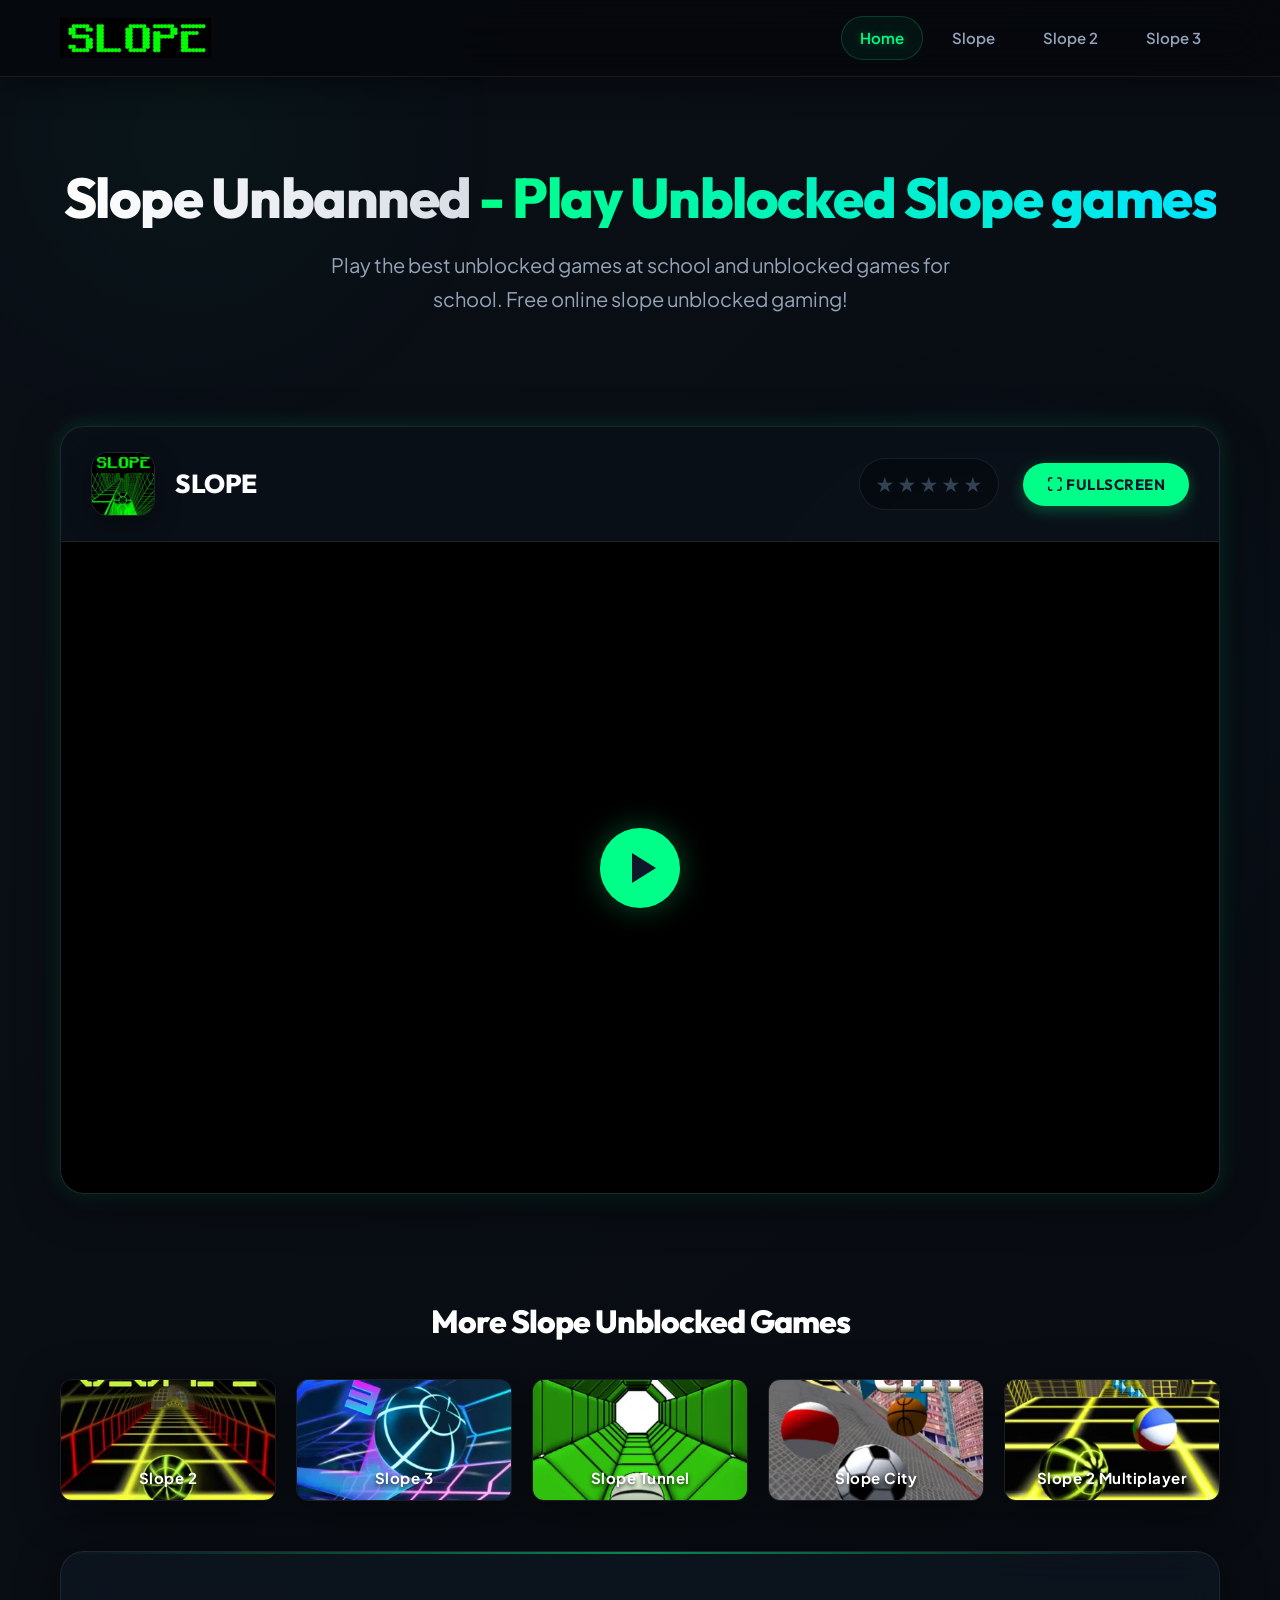
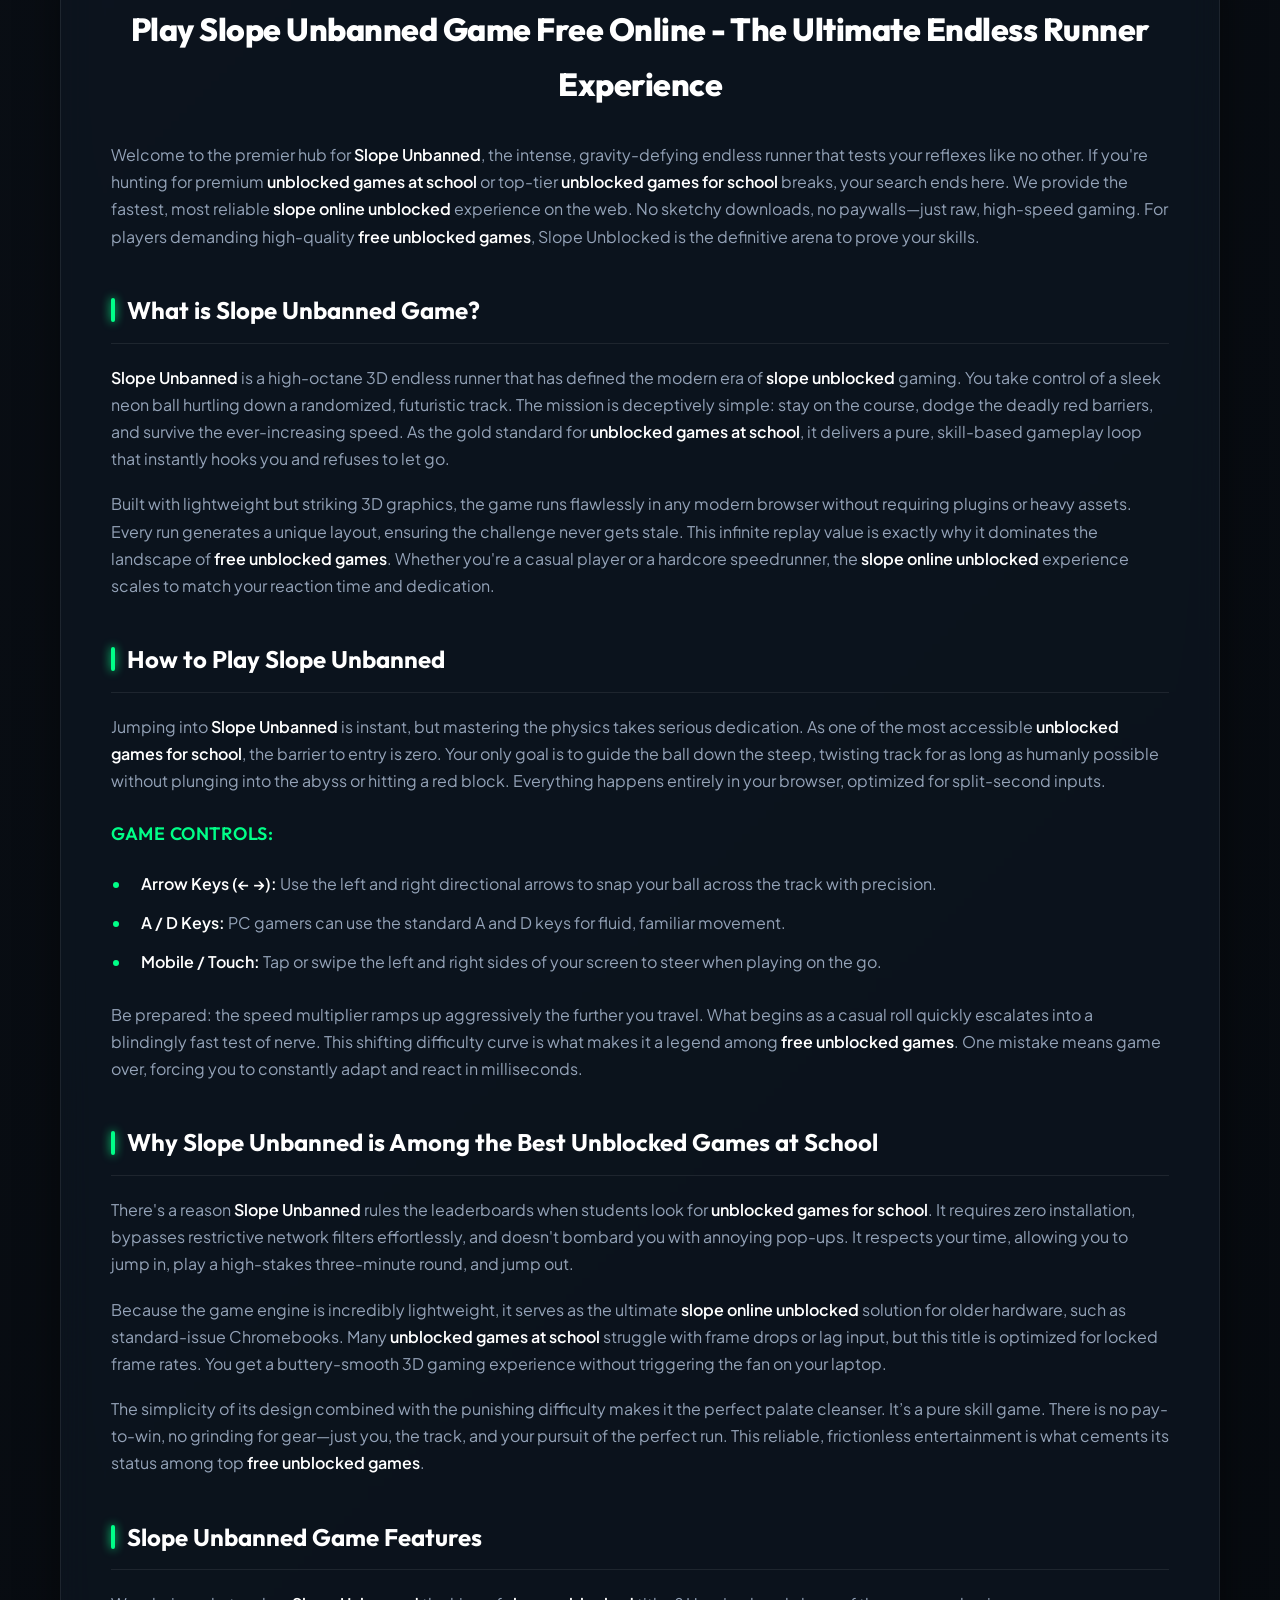
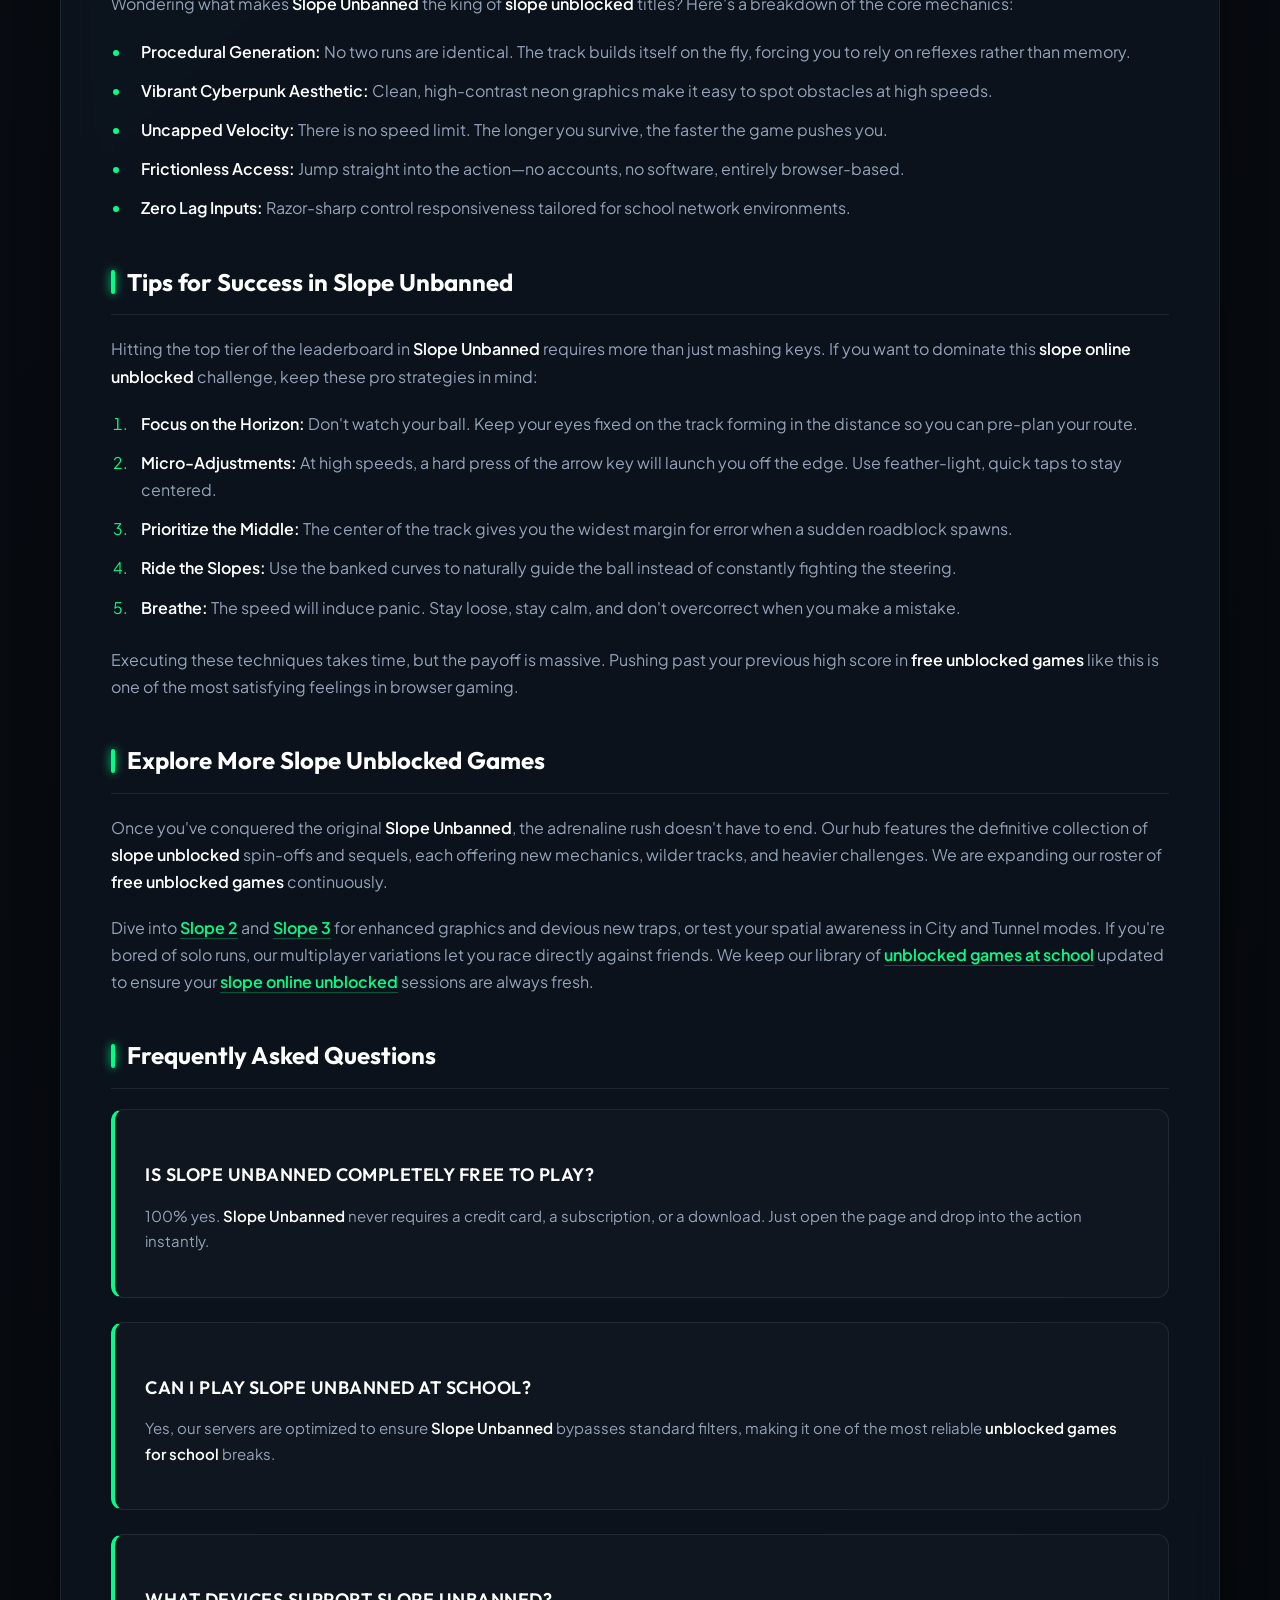
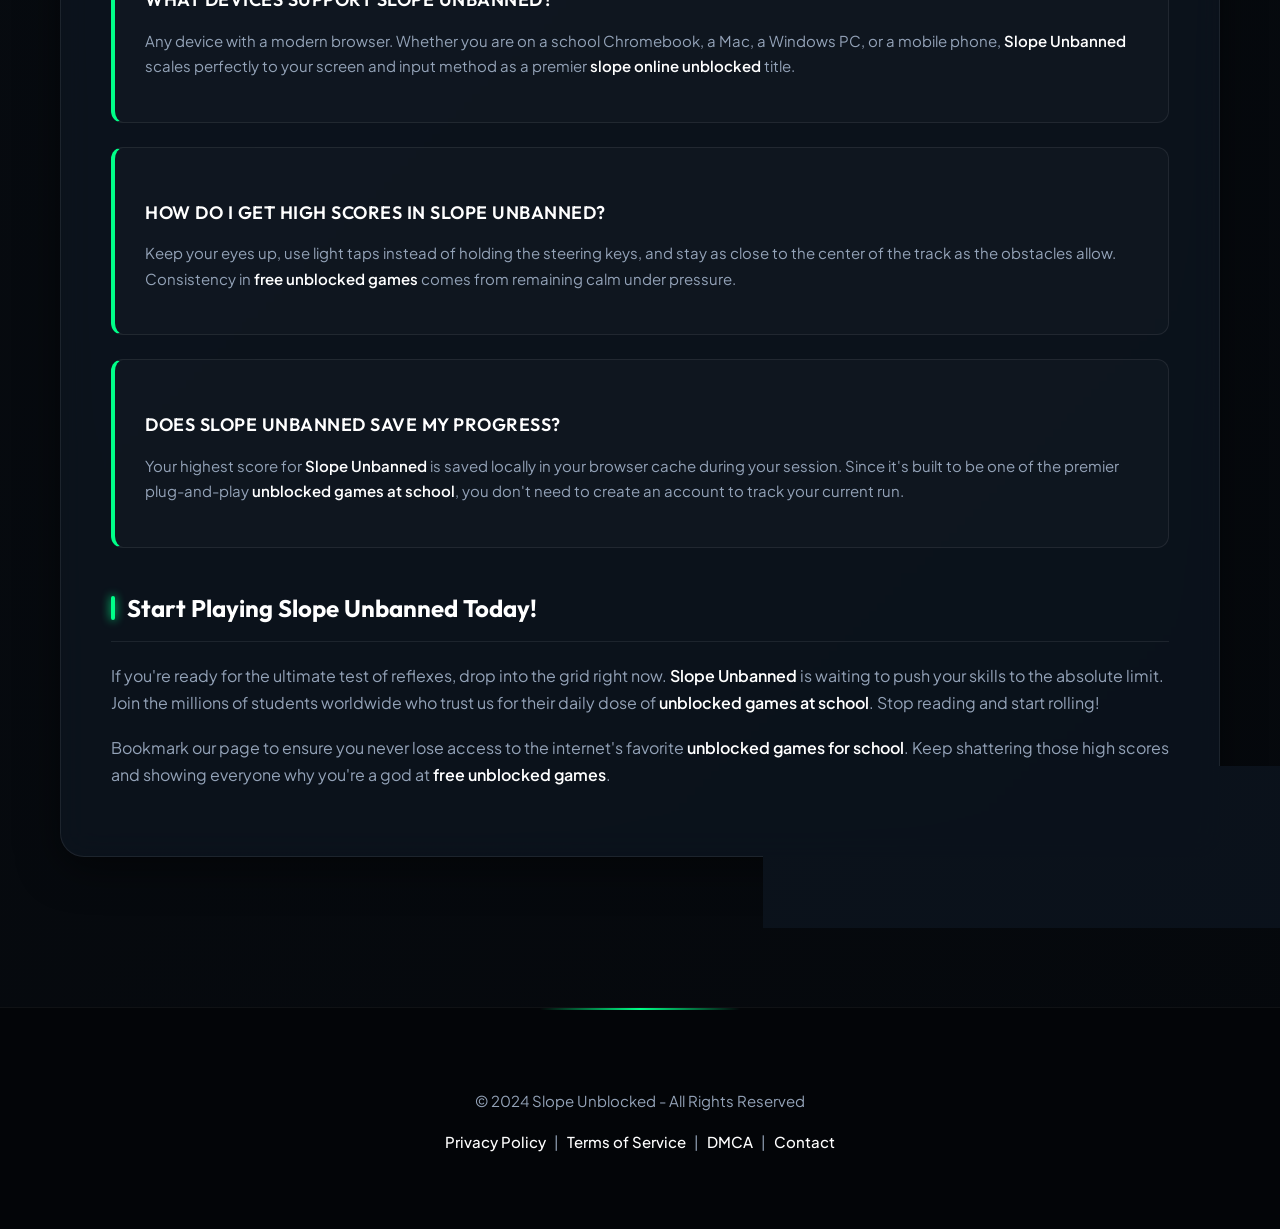
<file: index.html>
<!doctype html>
<html lang="en">

<head>
  <meta charset="UTF-8" />
  <meta name="viewport" content="width=device-width, initial-scale=1.0" />
  <title>Slope Unbanned - Play Unblocked Slope games</title>
  <meta name="description"
    content="Play Slope Unbanned game online for free! Enjoy the best unblocked games at school and unblocked games for school. Slope online unblocked - no downloads required. Experience the ultimate endless runner with stunning 3D graphics. Perfect for slope unblocked fans looking for free unblocked games." />
  <meta name="keywords"
    content="Slope Unbanned, unblocked games at school, unblocked games for school, slope online unblocked, download slope unblocked, free unblocked games, slope unblocked, slope game, slope 2, slope 3, slope city, slope tunnel, slope multiplayer" />
  <meta name="author" content="Slope Unblocked" />
  <meta name="robots" content="index, follow" />
  <link rel="canonical" href="https://slope-unbanned.github.io/" />

  <!-- Open Graph -->
  <meta property="og:type" content="website" />
  <meta property="og:title" content="Slope Unbanned - Play Unblocked Slope games" />
  <meta property="og:description"
    content="Play Slope Unbanned game online for free! Enjoy the best unblocked games at school and unblocked games for school." />
  <meta property="og:url" content="https://slope-unbanned.github.io/" />
  <meta property="og:site_name" content="Slope Unblocked" />

  <!-- Favicon -->
  <link rel="icon" href="slope.webp" type="image/webp" />

  <!-- Styles -->
  <link rel="stylesheet" href="css/style.css" />

  <!-- Schema Markup -->
  <script type="application/ld+json">
  {
    "@context": "https://schema.org",
    "@type": "FAQPage",
    "mainEntity": [
      {
        "@type": "Question",
        "name": "Is Slope Unbanned completely free to play?",
        "acceptedAnswer": {
          "@type": "Answer",
          "text": "100% yes. Slope Unbanned never requires a credit card, a subscription, or a download. Just open the page and drop into the action instantly."
        }
      },
      {
        "@type": "Question",
        "name": "Can I play Slope Unbanned at school?",
        "acceptedAnswer": {
          "@type": "Answer",
          "text": "Yes, our servers are optimized to ensure Slope Unbanned bypasses standard filters, making it one of the most reliable unblocked games for school breaks."
        }
      },
      {
        "@type": "Question",
        "name": "What devices support Slope Unbanned?",
        "acceptedAnswer": {
          "@type": "Answer",
          "text": "Any device with a modern browser. Whether you are on a school Chromebook, a Mac, a Windows PC, or a mobile phone, Slope Unbanned scales perfectly to your screen and input method as a premier slope online unblocked title."
        }
      },
      {
        "@type": "Question",
        "name": "How do I get high scores in Slope Unbanned?",
        "acceptedAnswer": {
          "@type": "Answer",
          "text": "Keep your eyes up, use light taps instead of holding the steering keys, and stay as close to the center of the track as the obstacles allow. Consistency in free unblocked games comes from remaining calm under pressure."
        }
      },
      {
        "@type": "Question",
        "name": "Does Slope Unbanned save my progress?",
        "acceptedAnswer": {
          "@type": "Answer",
          "text": "Your highest score for Slope Unbanned is saved locally in your browser cache during your session. Since it's built to be one of the premier plug-and-play unblocked games at school, you don't need to create an account to track your current run."
        }
      }
    ]
  }
  </script>
</head>

<body>
  <header class="header">
    <div class="header-content">
      <a href="index.html" class="logo"><img src="slope-unbanned-logo.webp" alt="Slope Unblocked"
          style="height: 40px; width: auto;" /></a>
      <nav class="nav">
        <a href="index.html" class="active">Home</a>
        <a href="game/slope.html">Slope</a>
        <a href="game/slope-2.html">Slope 2</a>
        <a href="game/slope-3.html">Slope 3</a>
      </nav>
    </div>
  </header>

  <main>
    <section class="hero">
      <div class="container">
        <h1>Slope Unbanned <span>- Play Unblocked Slope games</span></h1>
        <p>
          Play the best unblocked games at school and unblocked games for
          school. Free online slope unblocked gaming!
        </p>
      </div>
    </section>

    <div class="container">
      <!-- Main Game Card -->
      <section class="game-section">
        <div class="game-card">
          <div class="game-header">
            <div class="game-info">
              <img src="slope.webp" alt="Slope Game" class="game-icon" />
              <h2 class="game-title">Slope</h2>
            </div>
            <div class="game-actions">
              <div class="game-rating">
                <span class="star" data-rating="1">★</span>
                <span class="star" data-rating="2">★</span>
                <span class="star" data-rating="3">★</span>
                <span class="star" data-rating="4">★</span>
                <span class="star" data-rating="5">★</span>
              </div>
              <button class="fullscreen-btn" onclick="toggleFullscreen()">
                ⛶ Fullscreen
              </button>
            </div>
          </div>
          <div class="game-frame-container" id="game-container">
            <div class="video-poster" onclick="loadGame('https://23azostore.github.io/s/slope')">
              <video src="Slope unbanned.mp4" autoplay loop muted playsinline class="game-video"></video>
              <div class="play-overlay">
                <div class="play-btn-large"></div>
              </div>
            </div>
          </div>
        </div>
      </section>

      <!-- Related Games -->
      <section class="related-games">
        <h2>More Slope Unblocked Games</h2>
        <div class="games-grid">
          <a href="game/slope-2.html" class="game-item">
            <img src="slope-2.webp" alt="Slope 2" class="game-item-image" />
            <div class="game-item-play"></div>
            <div class="game-item-title">Slope 2</div>
          </a>
          <a href="game/slope-3.html" class="game-item">
            <img src="slope-3.webp" alt="Slope 3" class="game-item-image" />
            <div class="game-item-play"></div>
            <div class="game-item-title">Slope 3</div>
          </a>
          <a href="game/slope-tunnel.html" class="game-item">
            <img src="slope-tunnel.webp" alt="Slope Tunnel" class="game-item-image" />
            <div class="game-item-play"></div>
            <div class="game-item-title">Slope Tunnel</div>
          </a>
          <a href="game/slope-city.html" class="game-item">
            <img src="slope-city.webp" alt="Slope City" class="game-item-image" />
            <div class="game-item-play"></div>
            <div class="game-item-title">Slope City</div>
          </a>
          <a href="game/slope-2-multiplayer.html" class="game-item">
            <img src="slope-2-multiplayer.webp" alt="Slope 2 Multiplayer" class="game-item-image" />
            <div class="game-item-play"></div>
            <div class="game-item-title">Slope 2 Multiplayer</div>
          </a>
        </div>
      </section>

      <!-- SEO Content -->
      <article class="seo-content">
        <h1>
          Play Slope Unbanned Game Free Online - The Ultimate Endless Runner
          Experience
        </h1>

        <p>
          Welcome to the premier hub for
          <strong>Slope Unbanned</strong>, the intense, gravity-defying endless runner that tests your reflexes like no
          other. If you're hunting for premium <strong>unblocked games at school</strong> or top-tier <strong>unblocked
            games for school</strong> breaks, your search ends here. We provide the fastest, most reliable <strong>slope
            online unblocked</strong> experience on the web. No sketchy downloads, no paywalls—just raw, high-speed
          gaming. For players demanding high-quality <strong>free unblocked games</strong>, Slope Unblocked is the
          definitive arena to prove your skills.
        </p>

        <h2>What is Slope Unbanned Game?</h2>
        <p>
          <strong>Slope Unbanned</strong> is a high-octane 3D endless runner that has defined the modern era of
          <strong>slope unblocked</strong> gaming. You take control of a sleek neon ball hurtling down a randomized,
          futuristic track. The mission is deceptively simple: stay on the course, dodge the deadly red barriers, and
          survive the ever-increasing speed. As the gold standard for <strong>unblocked games at school</strong>, it
          delivers a pure, skill-based gameplay loop that instantly hooks you and refuses to let go.
        </p>
        <p>
          Built with lightweight but striking 3D graphics, the game runs flawlessly in any modern browser without
          requiring plugins or heavy assets. Every run generates a unique layout, ensuring the challenge never gets
          stale. This infinite replay value is exactly why it dominates the landscape of <strong>free unblocked
            games</strong>. Whether you're a casual player or a hardcore speedrunner, the <strong>slope online
            unblocked</strong> experience scales to match your reaction time and dedication.
        </p>

        <h2>How to Play Slope Unbanned</h2>
        <p>
          Jumping into <strong>Slope Unbanned</strong> is instant, but mastering the physics takes serious dedication.
          As one of the most accessible <strong>unblocked games for school</strong>, the barrier to entry is zero. Your
          only goal is to guide the ball down the steep, twisting track for as long as humanly possible without plunging
          into the abyss or hitting a red block. Everything happens entirely in your browser, optimized for split-second
          inputs.
        </p>

        <h3>Game Controls:</h3>
        <ul>
          <li>
            <strong>Arrow Keys (← →):</strong> Use the left and right directional arrows to snap your ball across the
            track with precision.
          </li>
          <li>
            <strong>A / D Keys:</strong> PC gamers can use the standard A and D keys for fluid, familiar movement.
          </li>
          <li>
            <strong>Mobile / Touch:</strong> Tap or swipe the left and right sides of your screen to steer when playing
            on the go.
          </li>
        </ul>

        <p>
          Be prepared: the speed multiplier ramps up aggressively the further you travel. What begins as a casual roll
          quickly escalates into a blindingly fast test of nerve. This shifting difficulty curve is what makes it a
          legend among <strong>free unblocked games</strong>. One mistake means game over, forcing you to constantly
          adapt and react in milliseconds.
        </p>

        <h2>
          Why Slope Unbanned is Among the Best Unblocked Games at School
        </h2>
        <p>
          There's a reason <strong>Slope Unbanned</strong> rules the leaderboards when students look for
          <strong>unblocked games for school</strong>. It requires zero installation, bypasses restrictive network
          filters effortlessly, and doesn't bombard you with annoying pop-ups. It respects your time, allowing you to
          jump in, play a high-stakes three-minute round, and jump out.
        </p>
        <p>
          Because the game engine is incredibly lightweight, it serves as the ultimate <strong>slope online
            unblocked</strong> solution for older hardware, such as standard-issue Chromebooks. Many <strong>unblocked
            games at school</strong> struggle with frame drops or lag input, but this title is optimized for locked
          frame rates. You get a buttery-smooth 3D gaming experience without triggering the fan on your laptop.
        </p>
        <p>
          The simplicity of its design combined with the punishing difficulty makes it the perfect palate cleanser. It’s
          a pure skill game. There is no pay-to-win, no grinding for gear—just you, the track, and your pursuit of the
          perfect run. This reliable, frictionless entertainment is what cements its status among top <strong>free
            unblocked games</strong>.
        </p>

        <h2>Slope Unbanned Game Features</h2>
        <p>
          Wondering what makes <strong>Slope Unbanned</strong> the king of <strong>slope unblocked</strong> titles?
          Here's a breakdown of the core mechanics:
        </p>

        <ul>
          <li>
            <strong>Procedural Generation:</strong> No two runs are identical. The track builds itself on the fly,
            forcing you to rely on reflexes rather than memory.
          </li>
          <li>
            <strong>Vibrant Cyberpunk Aesthetic:</strong> Clean, high-contrast neon graphics make it easy to spot
            obstacles at high speeds.
          </li>
          <li>
            <strong>Uncapped Velocity:</strong> There is no speed limit. The longer you survive, the faster the game
            pushes you.
          </li>
          <li>
            <strong>Frictionless Access:</strong> Jump straight into the action—no accounts, no software, entirely
            browser-based.
          </li>
          <li>
            <strong>Zero Lag Inputs:</strong> Razor-sharp control responsiveness tailored for school network
            environments.
          </li>
        </ul>

        <h2>Tips for Success in Slope Unbanned</h2>
        <p>
          Hitting the top tier of the leaderboard in <strong>Slope Unbanned</strong> requires more than just mashing
          keys. If you want to dominate this <strong>slope online unblocked</strong> challenge, keep these pro
          strategies in mind:
        </p>

        <ol>
          <li>
            <strong>Focus on the Horizon:</strong> Don't watch your ball. Keep your eyes fixed on the track forming in
            the distance so you can pre-plan your route.
          </li>
          <li>
            <strong>Micro-Adjustments:</strong> At high speeds, a hard press of the arrow key will launch you off the
            edge. Use feather-light, quick taps to stay centered.
          </li>
          <li>
            <strong>Prioritize the Middle:</strong> The center of the track gives you the widest margin for error when a
            sudden roadblock spawns.
          </li>
          <li>
            <strong>Ride the Slopes:</strong> Use the banked curves to naturally guide the ball instead of constantly
            fighting the steering.
          </li>
          <li>
            <strong>Breathe:</strong> The speed will induce panic. Stay loose, stay calm, and don't overcorrect when you
            make a mistake.
          </li>
        </ol>

        <p>
          Executing these techniques takes time, but the payoff is massive. Pushing past your previous high score in
          <strong>free unblocked games</strong> like this is one of the most satisfying feelings in browser gaming.
        </p>

        <h2>Explore More Slope Unblocked Games</h2>
        <p>
          Once you've conquered the original <strong>Slope Unbanned</strong>, the adrenaline rush doesn't have to end.
          Our hub features the definitive collection of <strong>slope unblocked</strong> spin-offs and sequels, each
          offering new mechanics, wilder tracks, and heavier challenges. We are expanding our roster of <strong>free
            unblocked games</strong> continuously.
        </p>

        <p>
          Dive into <a href="game/slope-2.html"><strong>Slope 2</strong></a> and <a href="game/slope-3.html"><strong>Slope 3</strong></a> for enhanced graphics and devious new traps,
          or test your spatial awareness in City and Tunnel modes. If you're bored of solo runs, our multiplayer
          variations let you race directly against friends. We keep our library of <a href="index.html"><strong>unblocked games at
            school</strong></a> updated to ensure your <a href="game/slope.html"><strong>slope online unblocked</strong></a> sessions are always fresh.
        </p>

        <h2>Frequently Asked Questions</h2>

        <div class="faq-item">
          <h3>Is Slope Unbanned completely free to play?</h3>
          <p>
            100% yes. <strong>Slope Unbanned</strong> never requires a credit card, a subscription, or a download. Just
            open the page and drop into the action instantly.
          </p>
        </div>

        <div class="faq-item">
          <h3>Can I play Slope Unbanned at school?</h3>
          <p>
            Yes, our servers are optimized to ensure <strong>Slope Unbanned</strong> bypasses standard filters, making
            it one of the most reliable <strong>unblocked games for school</strong> breaks.
          </p>
        </div>

        <div class="faq-item">
          <h3>What devices support Slope Unbanned?</h3>
          <p>
            Any device with a modern browser. Whether you are on a school Chromebook, a Mac, a Windows PC, or a mobile
            phone, <strong>Slope Unbanned</strong> scales perfectly to your screen and input method as a premier
            <strong>slope online unblocked</strong> title.
          </p>
        </div>

        <div class="faq-item">
          <h3>How do I get high scores in Slope Unbanned?</h3>
          <p>
            Keep your eyes up, use light taps instead of holding the steering keys, and stay as close to the center of
            the track as the obstacles allow. Consistency in <strong>free unblocked games</strong> comes from remaining
            calm under pressure.
          </p>
        </div>

        <div class="faq-item">
          <h3>Does Slope Unbanned save my progress?</h3>
          <p>
            Your highest score for <strong>Slope Unbanned</strong> is saved locally in your browser cache during your
            session. Since it's built to be one of the premier plug-and-play <strong>unblocked games at school</strong>,
            you don't need to create an account to track your current run.
          </p>
        </div>

        <h2>Start Playing Slope Unbanned Today!</h2>
        <p>
          If you're ready for the ultimate test of reflexes, drop into the grid right now. <strong>Slope
            Unbanned</strong> is waiting to push your skills to the absolute limit. Join the millions of students
          worldwide who trust us for their daily dose of <strong>unblocked games at school</strong>. Stop reading and
          start rolling!
        </p>

        <p>
          Bookmark our page to ensure you never lose access to the internet's favorite <strong>unblocked games for
            school</strong>. Keep shattering those high scores and showing everyone why you're a god at <strong>free
            unblocked games</strong>.
        </p>

        <p class="keywords">
          Keywords: Slope Unbanned, unblocked games at school, unblocked games
          for school, slope online unblocked, download slope unblocked, free
          unblocked games, slope unblocked, slope game, slope 2, slope 3
        </p>
      </article>


    </div>
  </main>

  <footer class="footer">
    <div class="container">
      <p>&copy; 2024 Slope Unblocked - All Rights Reserved</p>
      <p>
        <a href="privacy-policy.html">Privacy Policy</a> |
        <a href="terms.html">Terms of Service</a> |
        <a href="dmca.html">DMCA</a> |
        <a href="contact.html">Contact</a>
      </p>
    </div>
  </footer>

  <script src="js/main.js"></script>
</body>

</html>
</file>
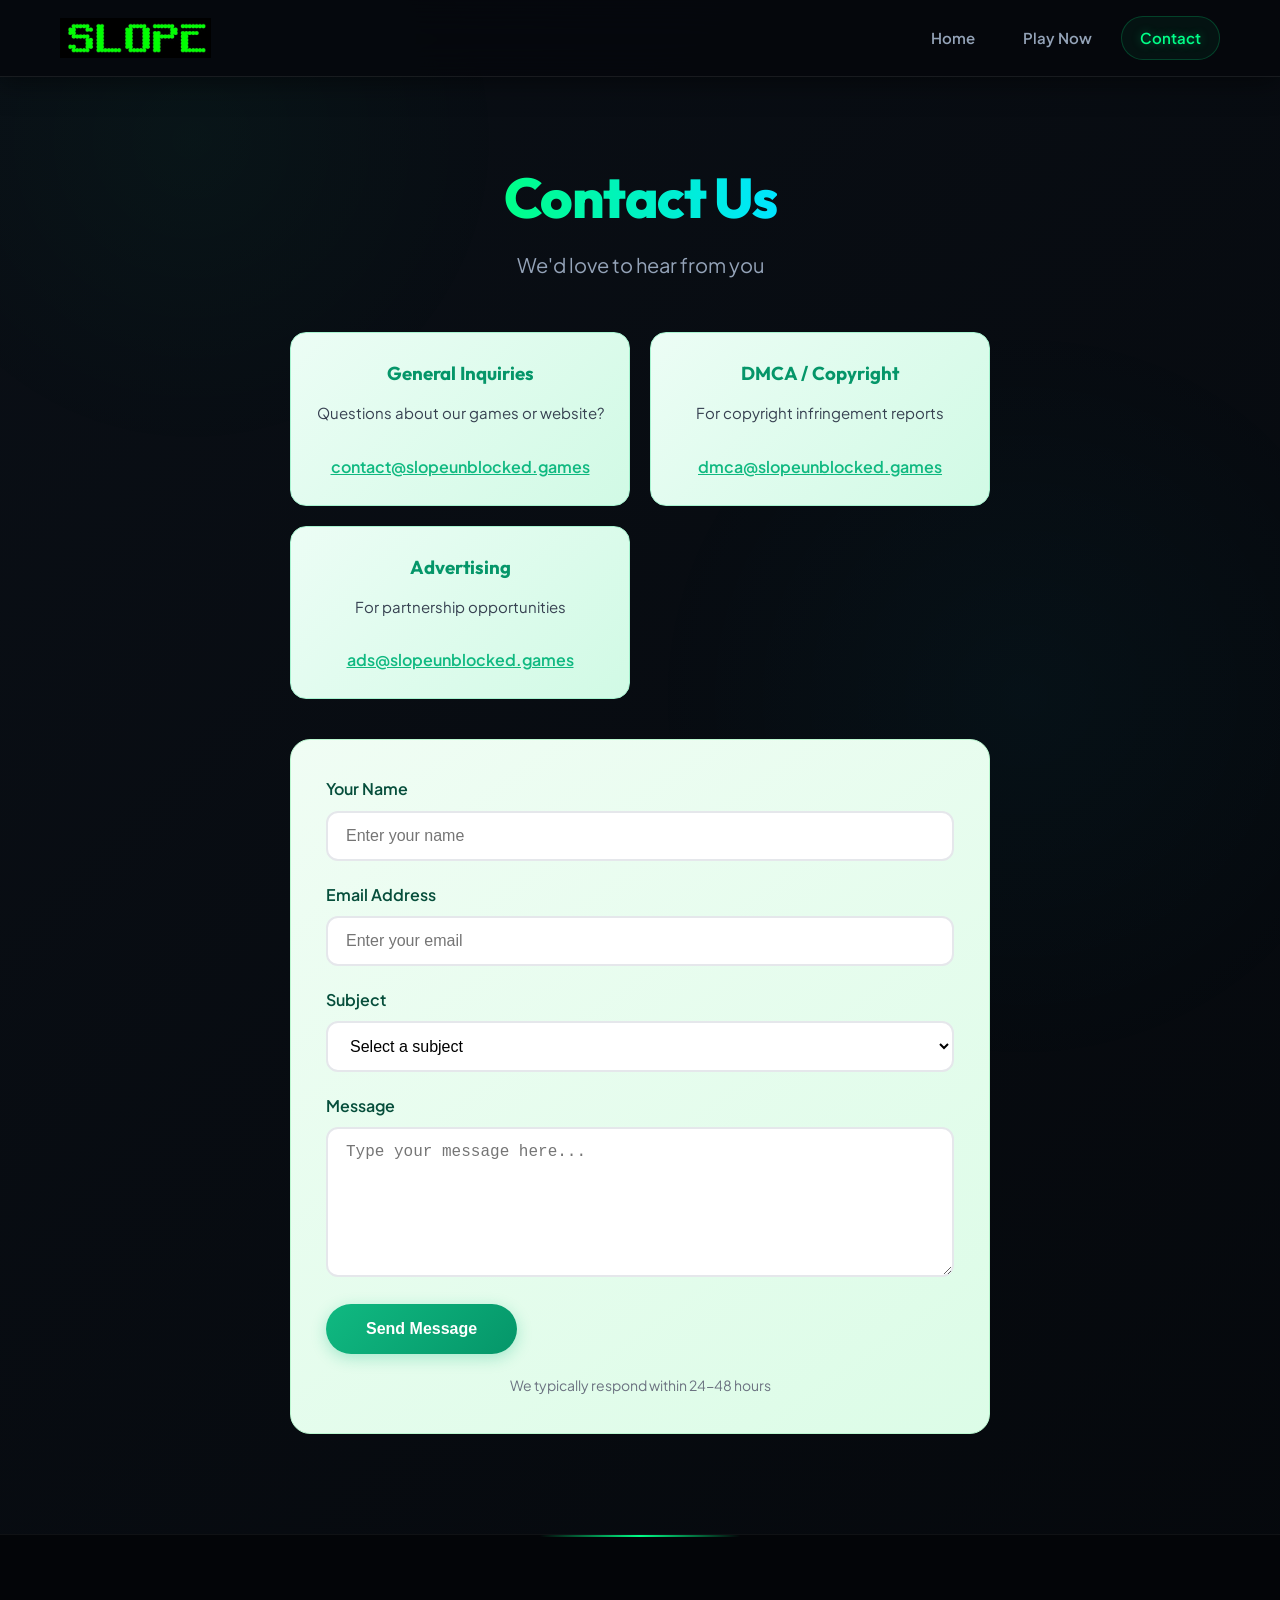
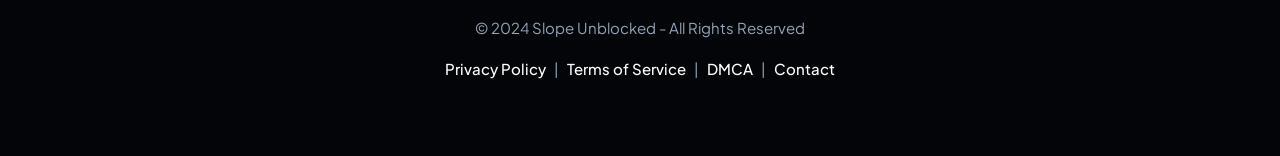
<file: contact.html>
<!doctype html>
<html lang="en">
  <head>
    <meta charset="UTF-8" />
    <meta name="viewport" content="width=device-width, initial-scale=1.0" />
    <title>Contact Us - Slope Unblocked</title>
    <meta
      name="description"
      content="Contact Slope Unblocked. Get in touch with us for questions, feedback, or DMCA inquiries about unblocked games."
    />
    <meta
      name="keywords"
      content="contact, slope unblocked, unblocked games, support, feedback"
    />
    <meta name="robots" content="index, follow" />
    <link rel="canonical" href="https://slope-unbanned.github.io/contact.html" />
    <link rel="icon" href="slope.webp" type="image/webp" />
    <link rel="stylesheet" href="css/style.css" />
    <style>
      .contact-wrapper {
        max-width: 700px;
        margin: 0 auto;
      }
      .contact-info {
        display: grid;
        grid-template-columns: repeat(auto-fit, minmax(250px, 1fr));
        gap: 20px;
        margin-bottom: 40px;
      }
      .contact-card {
        background: linear-gradient(135deg, #ecfdf5, #d1fae5);
        padding: 25px;
        border-radius: 16px;
        text-align: center;
        border: 1px solid #a7f3d0;
      }
      .contact-card h3 {
        color: #059669;
        margin-bottom: 10px;
      }
      .contact-card p {
        color: #374151;
        font-size: 15px;
      }
      .contact-card a {
        color: #10b981;
        font-weight: 600;
      }
      .contact-form {
        background: linear-gradient(145deg, #f0fdf4, #dcfce7);
        padding: 35px;
        border-radius: 20px;
        border: 1px solid #bbf7d0;
      }
      .form-group {
        margin-bottom: 20px;
      }
      .form-group label {
        display: block;
        margin-bottom: 8px;
        font-weight: 600;
        color: #064e3b;
      }
      .form-group input,
      .form-group textarea,
      .form-group select {
        width: 100%;
        padding: 14px 18px;
        border: 2px solid #e5e7eb;
        border-radius: 12px;
        font-size: 16px;
        transition: all 0.3s;
        background: white;
      }
      .form-group input:focus,
      .form-group textarea:focus,
      .form-group select:focus {
        outline: none;
        border-color: #10b981;
        box-shadow: 0 0 0 3px rgba(16, 185, 129, 0.15);
      }
      .form-group textarea {
        min-height: 150px;
        resize: vertical;
      }
      .submit-btn {
        background: linear-gradient(135deg, #10b981, #059669);
        color: white;
        border: none;
        padding: 16px 40px;
        border-radius: 30px;
        font-size: 16px;
        font-weight: 700;
        cursor: pointer;
        transition: all 0.3s;
        box-shadow: 0 4px 15px rgba(16, 185, 129, 0.3);
      }
      .submit-btn:hover {
        transform: translateY(-2px);
        box-shadow: 0 6px 20px rgba(16, 185, 129, 0.4);
      }
      .response-time {
        text-align: center;
        margin-top: 20px;
        color: #6b7280;
        font-size: 14px;
      }
    </style>
  </head>
  <body>
    <header class="header">
      <div class="header-content">
        <a href="index.html" class="logo"><img src="slope-unbanned-logo.webp" alt="Slope Unblocked" style="height: 40px; width: auto;" /></a>
        <nav class="nav">
          <a href="index.html">Home</a>
          <a href="game/slope.html">Play Now</a>
          <a href="contact.html" class="active">Contact</a>
        </nav>
      </div>
    </header>

    <main class="container">
      <div class="hero">
        <h1><span>Contact Us</span></h1>
        <p>We'd love to hear from you</p>
      </div>

      <div class="contact-wrapper">
        <div class="contact-info">
          <div class="contact-card">
            <h3>General Inquiries</h3>
            <p>Questions about our games or website?</p>
            <br />
            <a href="mailto:contact@slopeunblocked.games"
              >contact@slopeunblocked.games</a
            >
          </div>
          <div class="contact-card">
            <h3>DMCA / Copyright</h3>
            <p>For copyright infringement reports</p>
            <br />
            <a href="mailto:dmca@slopeunblocked.games"
              >dmca@slopeunblocked.games</a
            >
          </div>
          <div class="contact-card">
            <h3>Advertising</h3>
            <p>For partnership opportunities</p>
            <br />
            <a href="mailto:ads@slopeunblocked.games"
              >ads@slopeunblocked.games</a
            >
          </div>
        </div>

        <div class="contact-form">
          <form
            id="contactForm"
            action="mailto:contact@slopeunblocked.games"
            method="post"
            enctype="text/plain"
          >
            <div class="form-group">
              <label for="name">Your Name</label>
              <input
                type="text"
                id="name"
                name="name"
                required
                placeholder="Enter your name"
              />
            </div>
            <div class="form-group">
              <label for="email">Email Address</label>
              <input
                type="email"
                id="email"
                name="email"
                required
                placeholder="Enter your email"
              />
            </div>
            <div class="form-group">
              <label for="subject">Subject</label>
              <select id="subject" name="subject" required>
                <option value="">Select a subject</option>
                <option value="general">General Inquiry</option>
                <option value="feedback">Game Feedback</option>
                <option value="bug">Report a Bug</option>
                <option value="dmca">DMCA / Copyright</option>
                <option value="advertising">Advertising</option>
                <option value="other">Other</option>
              </select>
            </div>
            <div class="form-group">
              <label for="message">Message</label>
              <textarea
                id="message"
                name="message"
                required
                placeholder="Type your message here..."
              ></textarea>
            </div>
            <button type="submit" class="submit-btn">Send Message</button>
          </form>
          <p class="response-time">We typically respond within 24-48 hours</p>
        </div>
      </div>
    </main>

    <footer class="footer">
      <div class="container">
        <p>&copy; 2024 Slope Unblocked - All Rights Reserved</p>
        <p>
          <a href="privacy-policy.html">Privacy Policy</a> |
          <a href="terms.html">Terms of Service</a> |
          <a href="dmca.html">DMCA</a> |
          <a href="contact.html">Contact</a>
        </p>
      </div>
    </footer>
  </body>
</html>
</file>
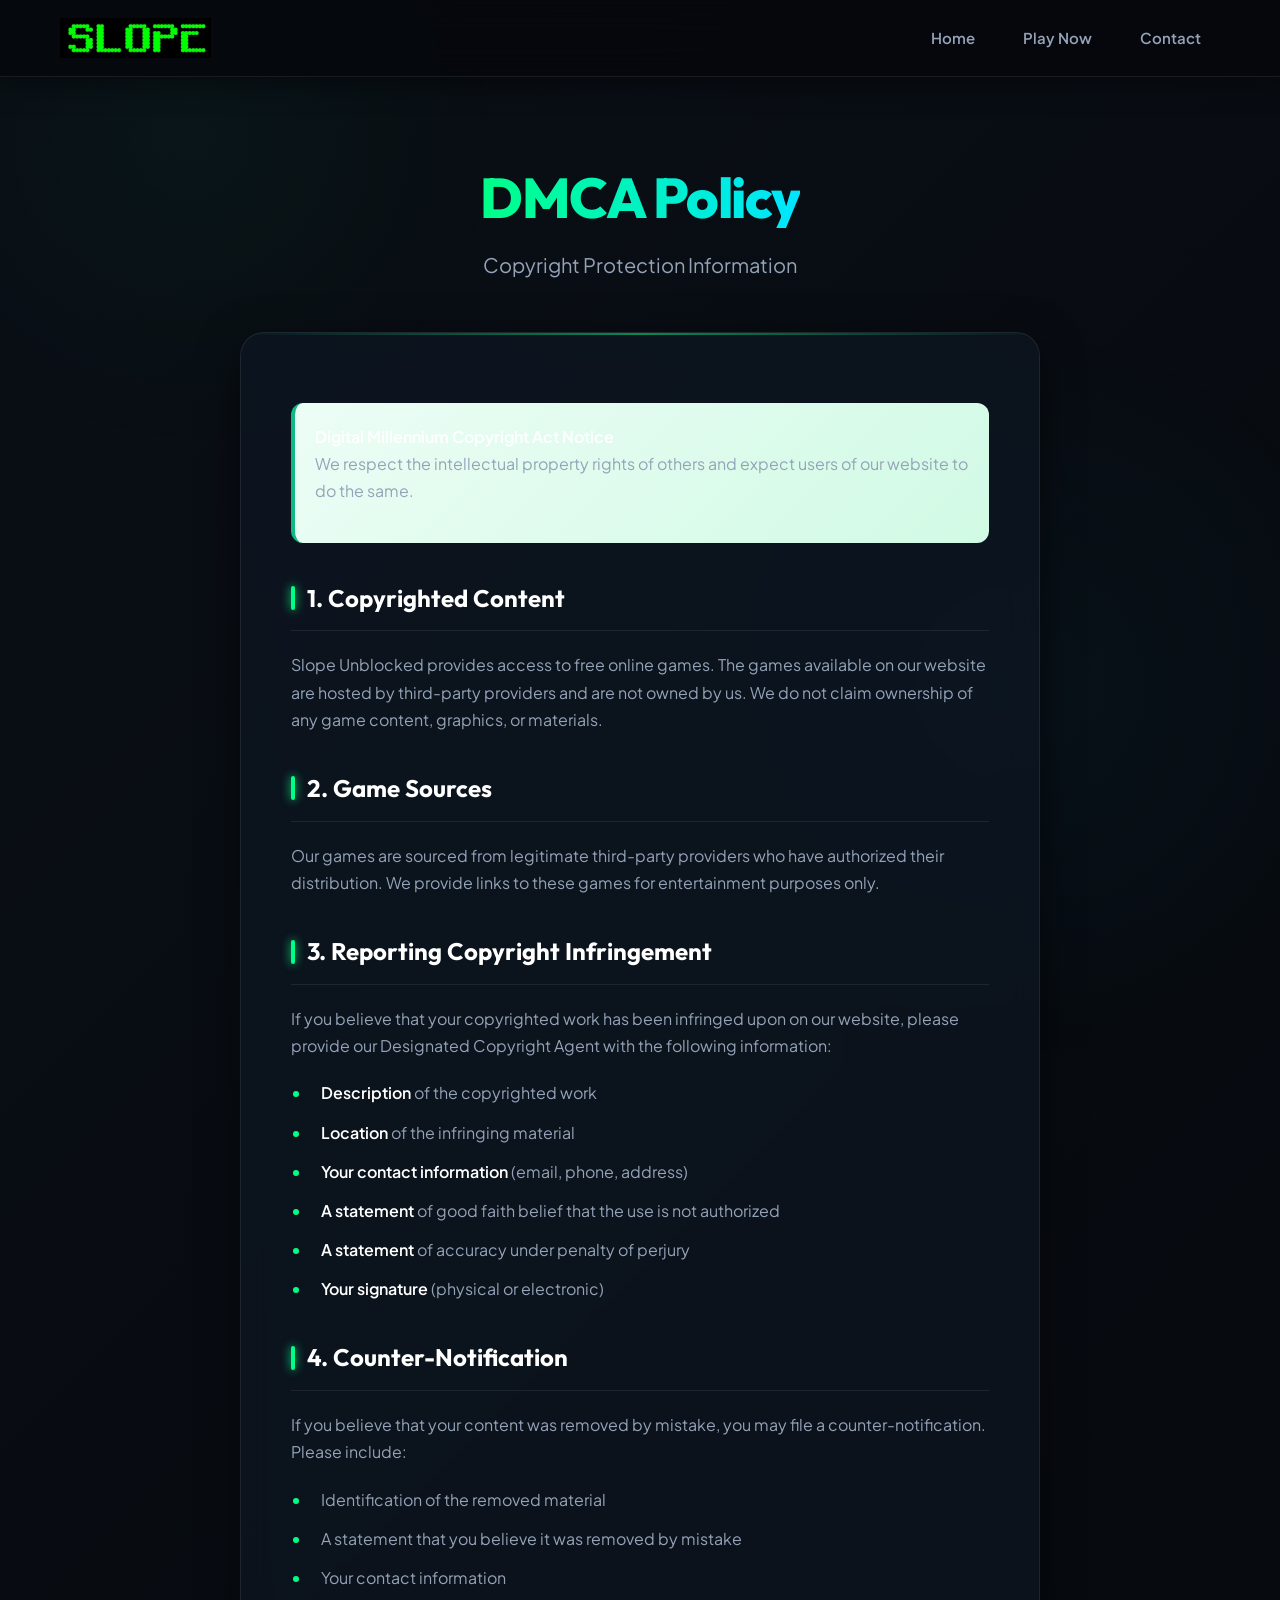
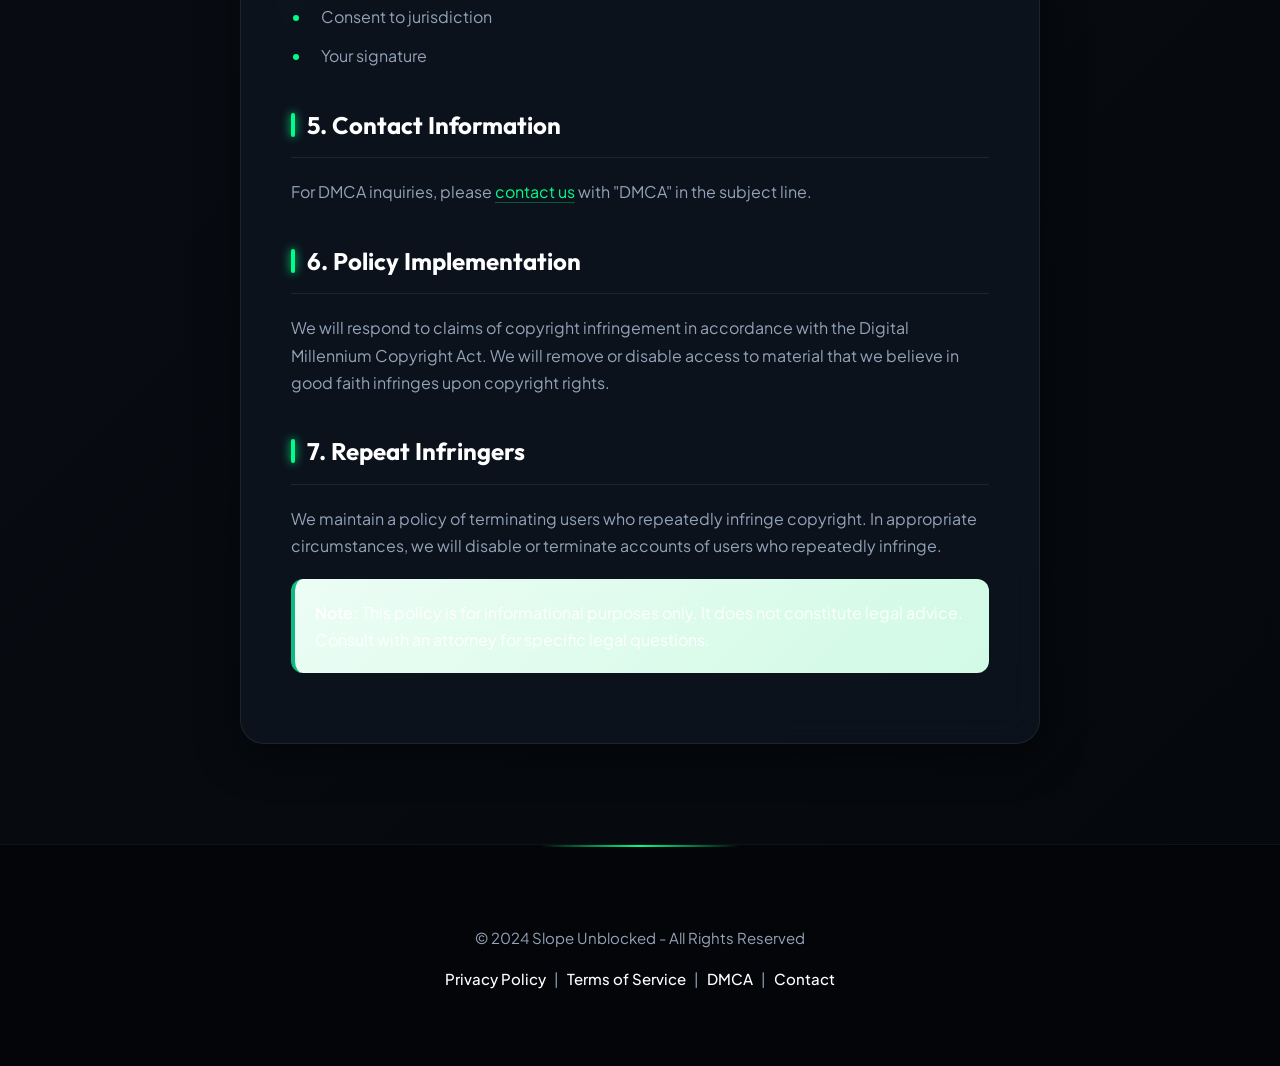
<file: dmca.html>
<!doctype html>
<html lang="en">
  <head>
    <meta charset="UTF-8" />
    <meta name="viewport" content="width=device-width, initial-scale=1.0" />
    <title>DMCA - Slope Unblocked</title>
    <meta
      name="description"
      content="Slope Unblocked DMCA Policy. Information about copyright protection and takedown procedures."
    />
    <meta
      name="keywords"
      content="DMCA, copyright, slope unblocked, takedown, intellectual property"
    />
    <meta name="robots" content="index, follow" />
    <link rel="canonical" href="https://slope-unbanned.github.io/dmca.html" />
    <link rel="icon" href="slope.webp" type="image/webp" />
    <link rel="stylesheet" href="css/style.css" />
    <style>
      .legal-content {
        max-width: 800px;
        margin: 0 auto;
      }
      .legal-content h1 {
        margin-bottom: 30px;
      }
      .legal-content h2 {
        margin-top: 35px;
      }
      .dmca-notice {
        background: linear-gradient(135deg, #ecfdf5, #d1fae5);
        padding: 20px;
        border-radius: 12px;
        border-left: 4px solid #10b981;
        margin: 20px 0;
      }
    </style>
  </head>
  <body>
    <header class="header">
      <div class="header-content">
        <a href="index.html" class="logo"><img src="slope-unbanned-logo.webp" alt="Slope Unblocked" style="height: 40px; width: auto;" /></a>
        <nav class="nav">
          <a href="index.html">Home</a>
          <a href="game/slope.html">Play Now</a>
          <a href="contact.html">Contact</a>
        </nav>
      </div>
    </header>

    <main class="container">
      <div class="hero">
        <h1><span>DMCA Policy</span></h1>
        <p>Copyright Protection Information</p>
      </div>

      <article class="seo-content legal-content">
        <div class="dmca-notice">
          <strong>Digital Millennium Copyright Act Notice</strong>
          <p>
            We respect the intellectual property rights of others and expect
            users of our website to do the same.
          </p>
        </div>

        <h2>1. Copyrighted Content</h2>
        <p>
          Slope Unblocked provides access to free online games. The games
          available on our website are hosted by third-party providers and are
          not owned by us. We do not claim ownership of any game content,
          graphics, or materials.
        </p>

        <h2>2. Game Sources</h2>
        <p>
          Our games are sourced from legitimate third-party providers who have
          authorized their distribution. We provide links to these games for
          entertainment purposes only.
        </p>

        <h2>3. Reporting Copyright Infringement</h2>
        <p>
          If you believe that your copyrighted work has been infringed upon on
          our website, please provide our Designated Copyright Agent with the
          following information:
        </p>
        <ul>
          <li><strong>Description</strong> of the copyrighted work</li>
          <li><strong>Location</strong> of the infringing material</li>
          <li>
            <strong>Your contact information</strong> (email, phone, address)
          </li>
          <li>
            <strong>A statement</strong> of good faith belief that the use is
            not authorized
          </li>
          <li>
            <strong>A statement</strong> of accuracy under penalty of perjury
          </li>
          <li><strong>Your signature</strong> (physical or electronic)</li>
        </ul>

        <h2>4. Counter-Notification</h2>
        <p>
          If you believe that your content was removed by mistake, you may file
          a counter-notification. Please include:
        </p>
        <ul>
          <li>Identification of the removed material</li>
          <li>A statement that you believe it was removed by mistake</li>
          <li>Your contact information</li>
          <li>Consent to jurisdiction</li>
          <li>Your signature</li>
        </ul>

        <h2>5. Contact Information</h2>
        <p>
          For DMCA inquiries, please <a href="contact.html">contact us</a> with
          "DMCA" in the subject line.
        </p>

        <h2>6. Policy Implementation</h2>
        <p>
          We will respond to claims of copyright infringement in accordance with
          the Digital Millennium Copyright Act. We will remove or disable access
          to material that we believe in good faith infringes upon copyright
          rights.
        </p>

        <h2>7. Repeat Infringers</h2>
        <p>
          We maintain a policy of terminating users who repeatedly infringe
          copyright. In appropriate circumstances, we will disable or terminate
          accounts of users who repeatedly infringe.
        </p>

        <div class="dmca-notice">
          <strong>Note:</strong> This policy is for informational purposes only.
          It does not constitute legal advice. Consult with an attorney for
          specific legal questions.
        </div>
      </article>
    </main>

    <footer class="footer">
      <div class="container">
        <p>&copy; 2024 Slope Unblocked - All Rights Reserved</p>
        <p>
          <a href="privacy-policy.html">Privacy Policy</a> |
          <a href="terms.html">Terms of Service</a> |
          <a href="dmca.html">DMCA</a> |
          <a href="contact.html">Contact</a>
        </p>
      </div>
    </footer>
  </body>
</html>
</file>
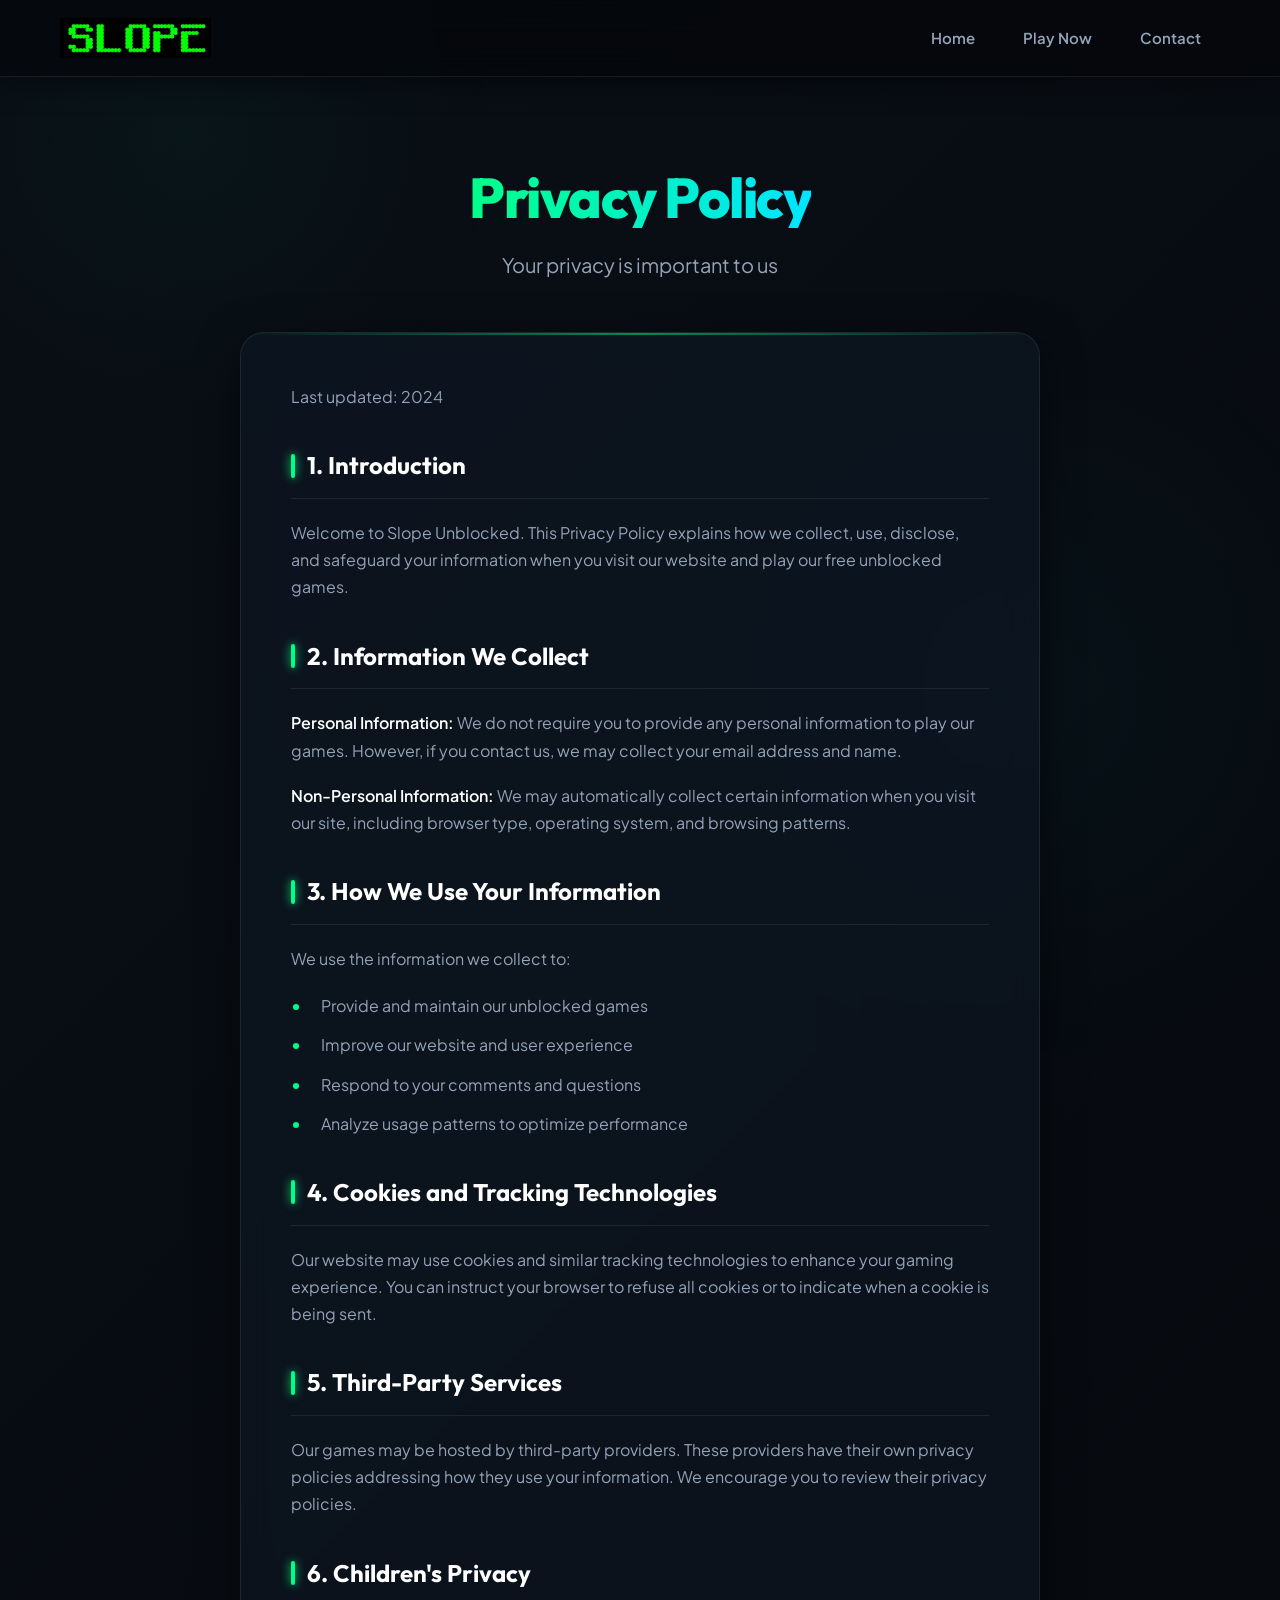
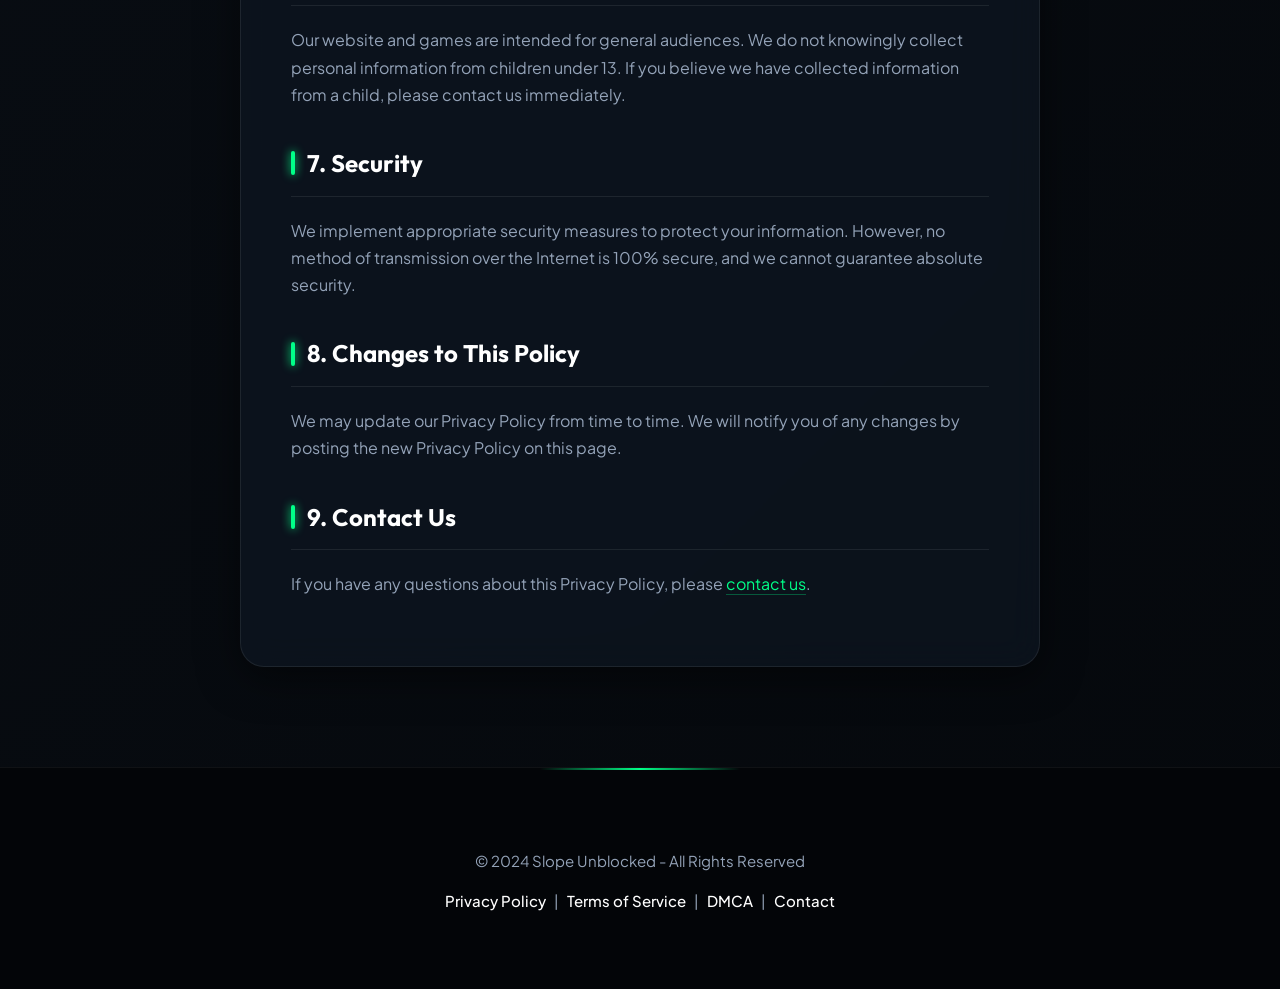
<file: privacy-policy.html>
<!doctype html>
<html lang="en">
  <head>
    <meta charset="UTF-8" />
    <meta name="viewport" content="width=device-width, initial-scale=1.0" />
    <title>Privacy Policy - Slope Unblocked</title>
    <meta
      name="description"
      content="Slope Unblocked Privacy Policy. Learn how we protect your privacy and handle your data when playing free unblocked games."
    />
    <meta
      name="keywords"
      content="privacy policy, slope unblocked, unblocked games, free games"
    />
    <meta name="robots" content="index, follow" />
    <link
      rel="canonical"
      href="https://slope-unbanned.github.io/privacy-policy.html"
    />
    <link rel="icon" href="slope.webp" type="image/webp" />
    <link rel="stylesheet" href="css/style.css" />
    <style>
      .legal-content {
        max-width: 800px;
        margin: 0 auto;
      }
      .legal-content h1 {
        margin-bottom: 30px;
      }
      .legal-content h2 {
        margin-top: 35px;
      }
    </style>
  </head>
  <body>
    <header class="header">
      <div class="header-content">
        <a href="index.html" class="logo"><img src="slope-unbanned-logo.webp" alt="Slope Unblocked" style="height: 40px; width: auto;" /></a>
        <nav class="nav">
          <a href="index.html">Home</a>
          <a href="game/slope.html">Play Now</a>
          <a href="contact.html">Contact</a>
        </nav>
      </div>
    </header>

    <main class="container">
      <div class="hero">
        <h1><span>Privacy Policy</span></h1>
        <p>Your privacy is important to us</p>
      </div>

      <article class="seo-content legal-content">
        <p>Last updated: 2024</p>

        <h2>1. Introduction</h2>
        <p>
          Welcome to Slope Unblocked. This Privacy Policy explains how we
          collect, use, disclose, and safeguard your information when you visit
          our website and play our free unblocked games.
        </p>

        <h2>2. Information We Collect</h2>
        <p>
          <strong>Personal Information:</strong> We do not require you to
          provide any personal information to play our games. However, if you
          contact us, we may collect your email address and name.
        </p>
        <p>
          <strong>Non-Personal Information:</strong> We may automatically
          collect certain information when you visit our site, including browser
          type, operating system, and browsing patterns.
        </p>

        <h2>3. How We Use Your Information</h2>
        <p>We use the information we collect to:</p>
        <ul>
          <li>Provide and maintain our unblocked games</li>
          <li>Improve our website and user experience</li>
          <li>Respond to your comments and questions</li>
          <li>Analyze usage patterns to optimize performance</li>
        </ul>

        <h2>4. Cookies and Tracking Technologies</h2>
        <p>
          Our website may use cookies and similar tracking technologies to
          enhance your gaming experience. You can instruct your browser to
          refuse all cookies or to indicate when a cookie is being sent.
        </p>

        <h2>5. Third-Party Services</h2>
        <p>
          Our games may be hosted by third-party providers. These providers have
          their own privacy policies addressing how they use your information.
          We encourage you to review their privacy policies.
        </p>

        <h2>6. Children's Privacy</h2>
        <p>
          Our website and games are intended for general audiences. We do not
          knowingly collect personal information from children under 13. If you
          believe we have collected information from a child, please contact us
          immediately.
        </p>

        <h2>7. Security</h2>
        <p>
          We implement appropriate security measures to protect your
          information. However, no method of transmission over the Internet is
          100% secure, and we cannot guarantee absolute security.
        </p>

        <h2>8. Changes to This Policy</h2>
        <p>
          We may update our Privacy Policy from time to time. We will notify you
          of any changes by posting the new Privacy Policy on this page.
        </p>

        <h2>9. Contact Us</h2>
        <p>
          If you have any questions about this Privacy Policy, please
          <a href="contact.html">contact us</a>.
        </p>
      </article>
    </main>

    <footer class="footer">
      <div class="container">
        <p>&copy; 2024 Slope Unblocked - All Rights Reserved</p>
        <p>
          <a href="privacy-policy.html">Privacy Policy</a> |
          <a href="terms.html">Terms of Service</a> |
          <a href="dmca.html">DMCA</a> |
          <a href="contact.html">Contact</a>
        </p>
      </div>
    </footer>
  </body>
</html>
</file>
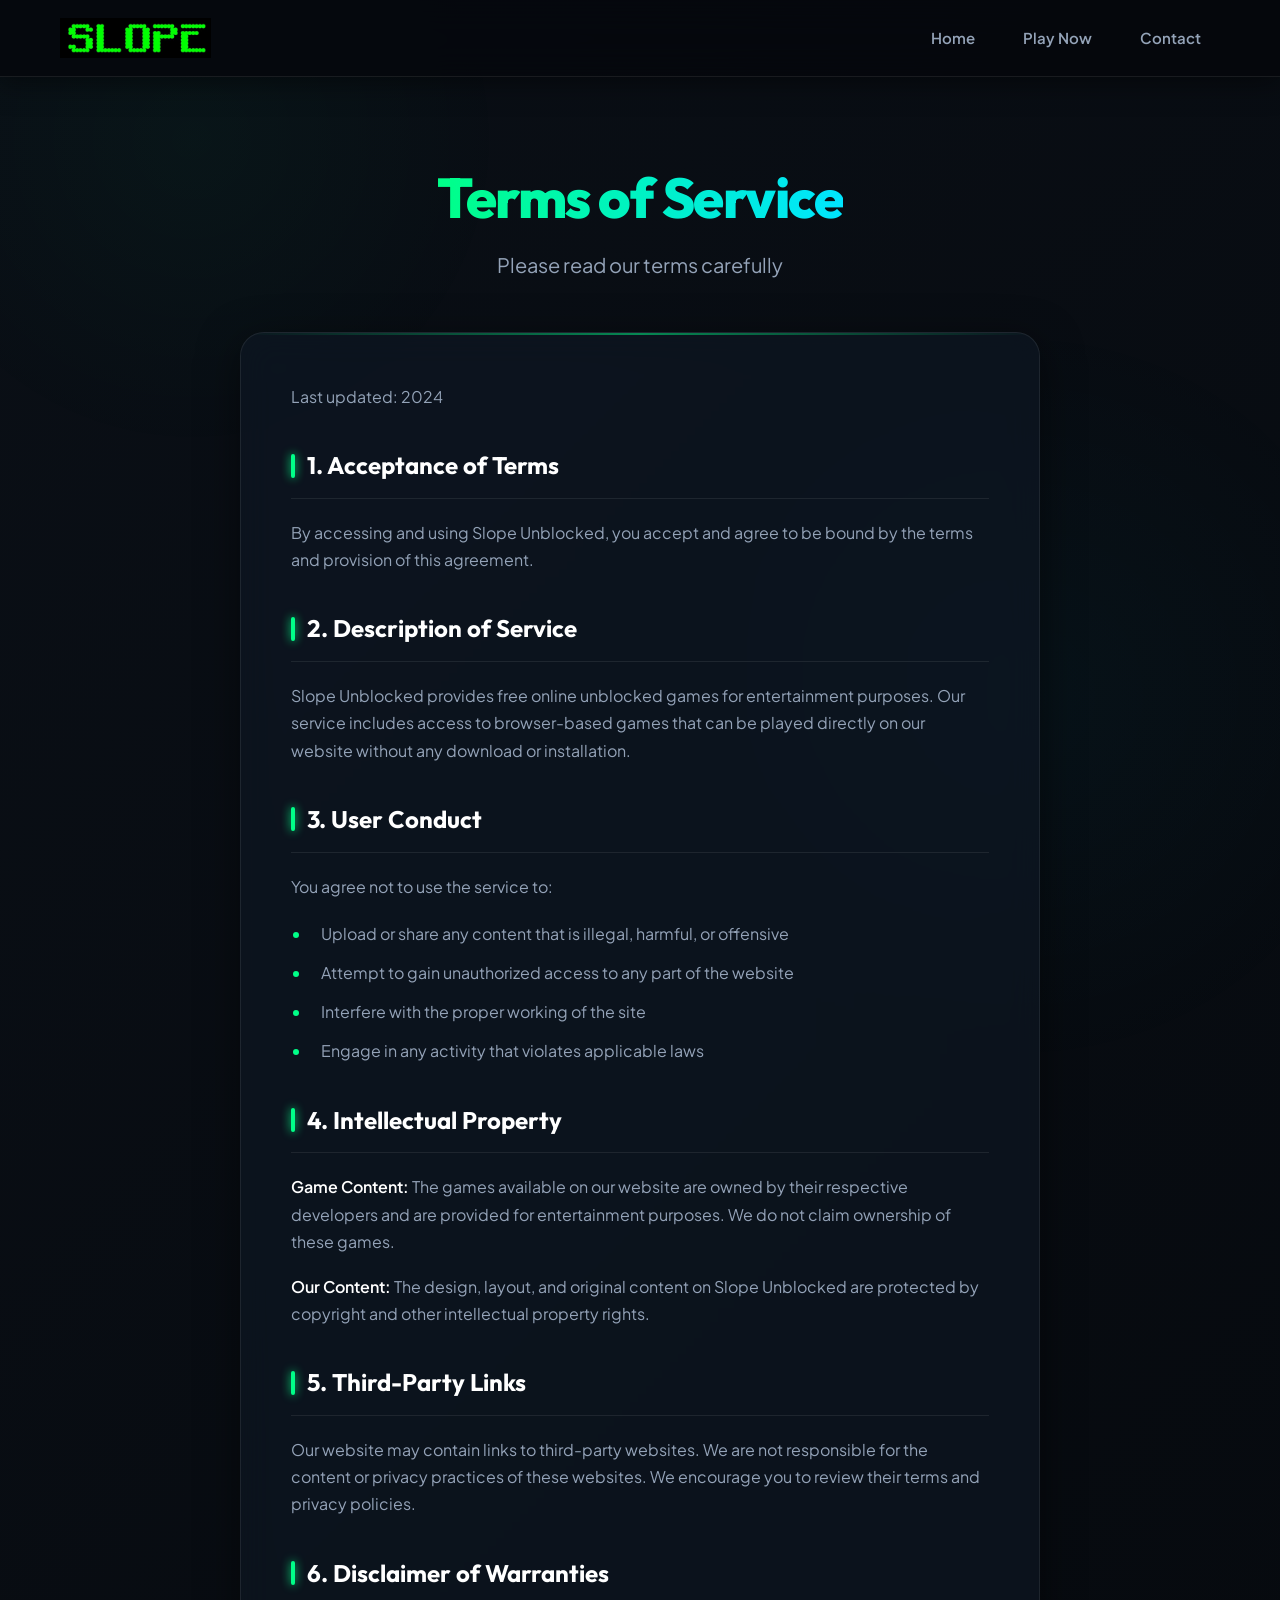
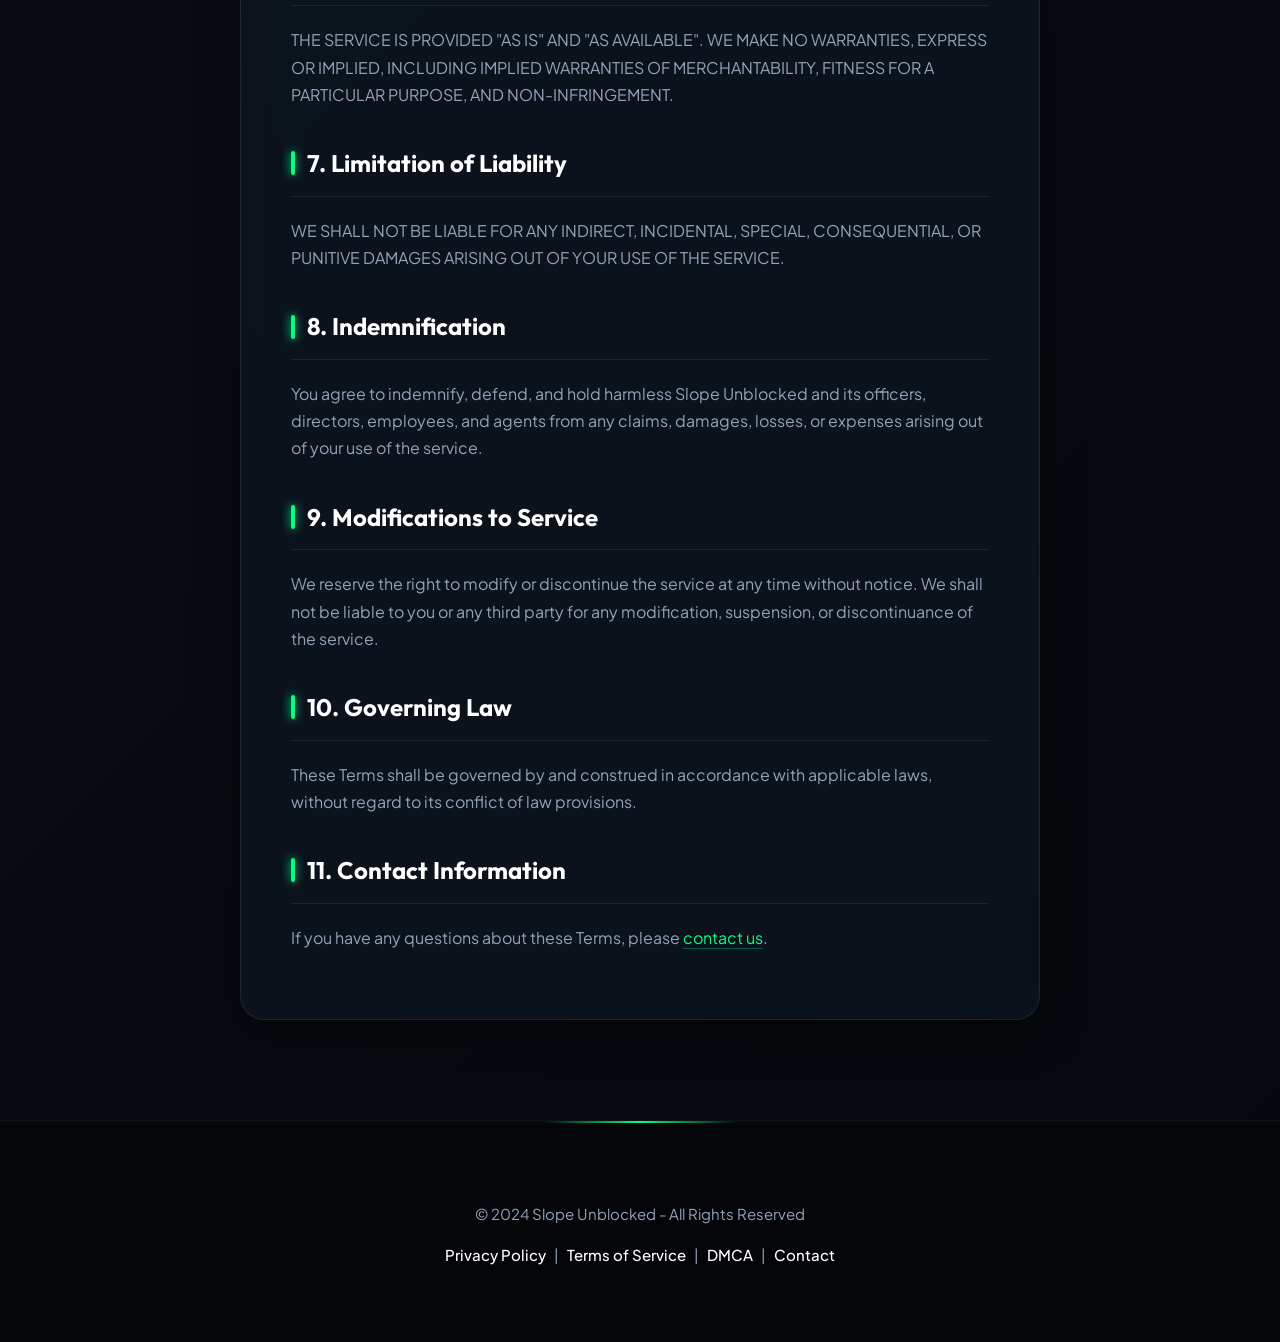
<file: terms.html>
<!doctype html>
<html lang="en">
  <head>
    <meta charset="UTF-8" />
    <meta name="viewport" content="width=device-width, initial-scale=1.0" />
    <title>Terms of Service - Slope Unblocked</title>
    <meta
      name="description"
      content="Slope Unblocked Terms of Service. Read our terms and conditions for using free unblocked games."
    />
    <meta
      name="keywords"
      content="terms of service, slope unblocked, unblocked games, free games"
    />
    <meta name="robots" content="index, follow" />
    <link rel="canonical" href="https://slope-unbanned.github.io/terms.html" />
    <link rel="icon" href="slope.webp" type="image/webp" />
    <link rel="stylesheet" href="css/style.css" />
    <style>
      .legal-content {
        max-width: 800px;
        margin: 0 auto;
      }
      .legal-content h1 {
        margin-bottom: 30px;
      }
      .legal-content h2 {
        margin-top: 35px;
      }
    </style>
  </head>
  <body>
    <header class="header">
      <div class="header-content">
        <a href="index.html" class="logo"><img src="slope-unbanned-logo.webp" alt="Slope Unblocked" style="height: 40px; width: auto;" /></a>
        <nav class="nav">
          <a href="index.html">Home</a>
          <a href="game/slope.html">Play Now</a>
          <a href="contact.html">Contact</a>
        </nav>
      </div>
    </header>

    <main class="container">
      <div class="hero">
        <h1><span>Terms of Service</span></h1>
        <p>Please read our terms carefully</p>
      </div>

      <article class="seo-content legal-content">
        <p>Last updated: 2024</p>

        <h2>1. Acceptance of Terms</h2>
        <p>
          By accessing and using Slope Unblocked, you accept and agree to be
          bound by the terms and provision of this agreement.
        </p>

        <h2>2. Description of Service</h2>
        <p>
          Slope Unblocked provides free online unblocked games for entertainment
          purposes. Our service includes access to browser-based games that can
          be played directly on our website without any download or
          installation.
        </p>

        <h2>3. User Conduct</h2>
        <p>You agree not to use the service to:</p>
        <ul>
          <li>
            Upload or share any content that is illegal, harmful, or offensive
          </li>
          <li>
            Attempt to gain unauthorized access to any part of the website
          </li>
          <li>Interfere with the proper working of the site</li>
          <li>Engage in any activity that violates applicable laws</li>
        </ul>

        <h2>4. Intellectual Property</h2>
        <p>
          <strong>Game Content:</strong> The games available on our website are
          owned by their respective developers and are provided for
          entertainment purposes. We do not claim ownership of these games.
        </p>
        <p>
          <strong>Our Content:</strong> The design, layout, and original content
          on Slope Unblocked are protected by copyright and other intellectual
          property rights.
        </p>

        <h2>5. Third-Party Links</h2>
        <p>
          Our website may contain links to third-party websites. We are not
          responsible for the content or privacy practices of these websites. We
          encourage you to review their terms and privacy policies.
        </p>

        <h2>6. Disclaimer of Warranties</h2>
        <p>
          THE SERVICE IS PROVIDED "AS IS" AND "AS AVAILABLE". WE MAKE NO
          WARRANTIES, EXPRESS OR IMPLIED, INCLUDING IMPLIED WARRANTIES OF
          MERCHANTABILITY, FITNESS FOR A PARTICULAR PURPOSE, AND
          NON-INFRINGEMENT.
        </p>

        <h2>7. Limitation of Liability</h2>
        <p>
          WE SHALL NOT BE LIABLE FOR ANY INDIRECT, INCIDENTAL, SPECIAL,
          CONSEQUENTIAL, OR PUNITIVE DAMAGES ARISING OUT OF YOUR USE OF THE
          SERVICE.
        </p>

        <h2>8. Indemnification</h2>
        <p>
          You agree to indemnify, defend, and hold harmless Slope Unblocked and
          its officers, directors, employees, and agents from any claims,
          damages, losses, or expenses arising out of your use of the service.
        </p>

        <h2>9. Modifications to Service</h2>
        <p>
          We reserve the right to modify or discontinue the service at any time
          without notice. We shall not be liable to you or any third party for
          any modification, suspension, or discontinuance of the service.
        </p>

        <h2>10. Governing Law</h2>
        <p>
          These Terms shall be governed by and construed in accordance with
          applicable laws, without regard to its conflict of law provisions.
        </p>

        <h2>11. Contact Information</h2>
        <p>
          If you have any questions about these Terms, please
          <a href="contact.html">contact us</a>.
        </p>
      </article>
    </main>

    <footer class="footer">
      <div class="container">
        <p>&copy; 2024 Slope Unblocked - All Rights Reserved</p>
        <p>
          <a href="privacy-policy.html">Privacy Policy</a> |
          <a href="terms.html">Terms of Service</a> |
          <a href="dmca.html">DMCA</a> |
          <a href="contact.html">Contact</a>
        </p>
      </div>
    </footer>
  </body>
</html>
</file>
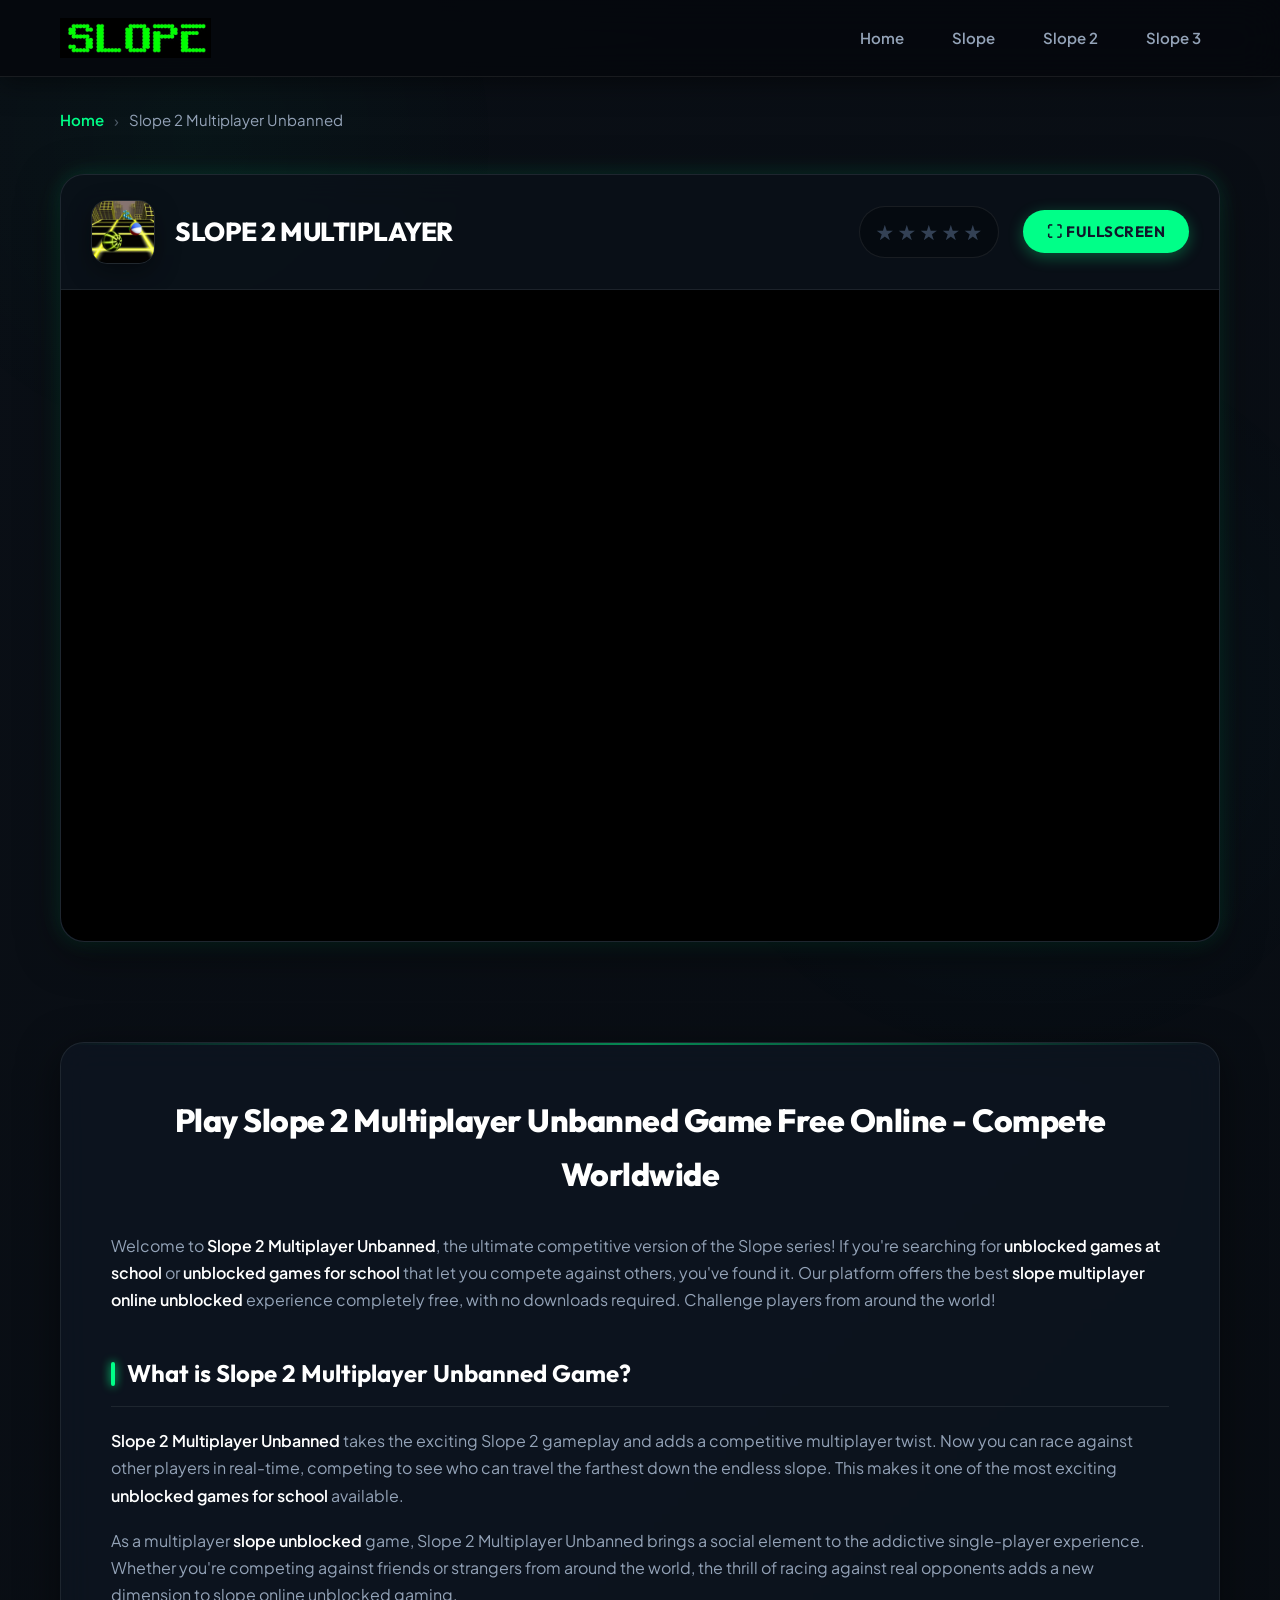
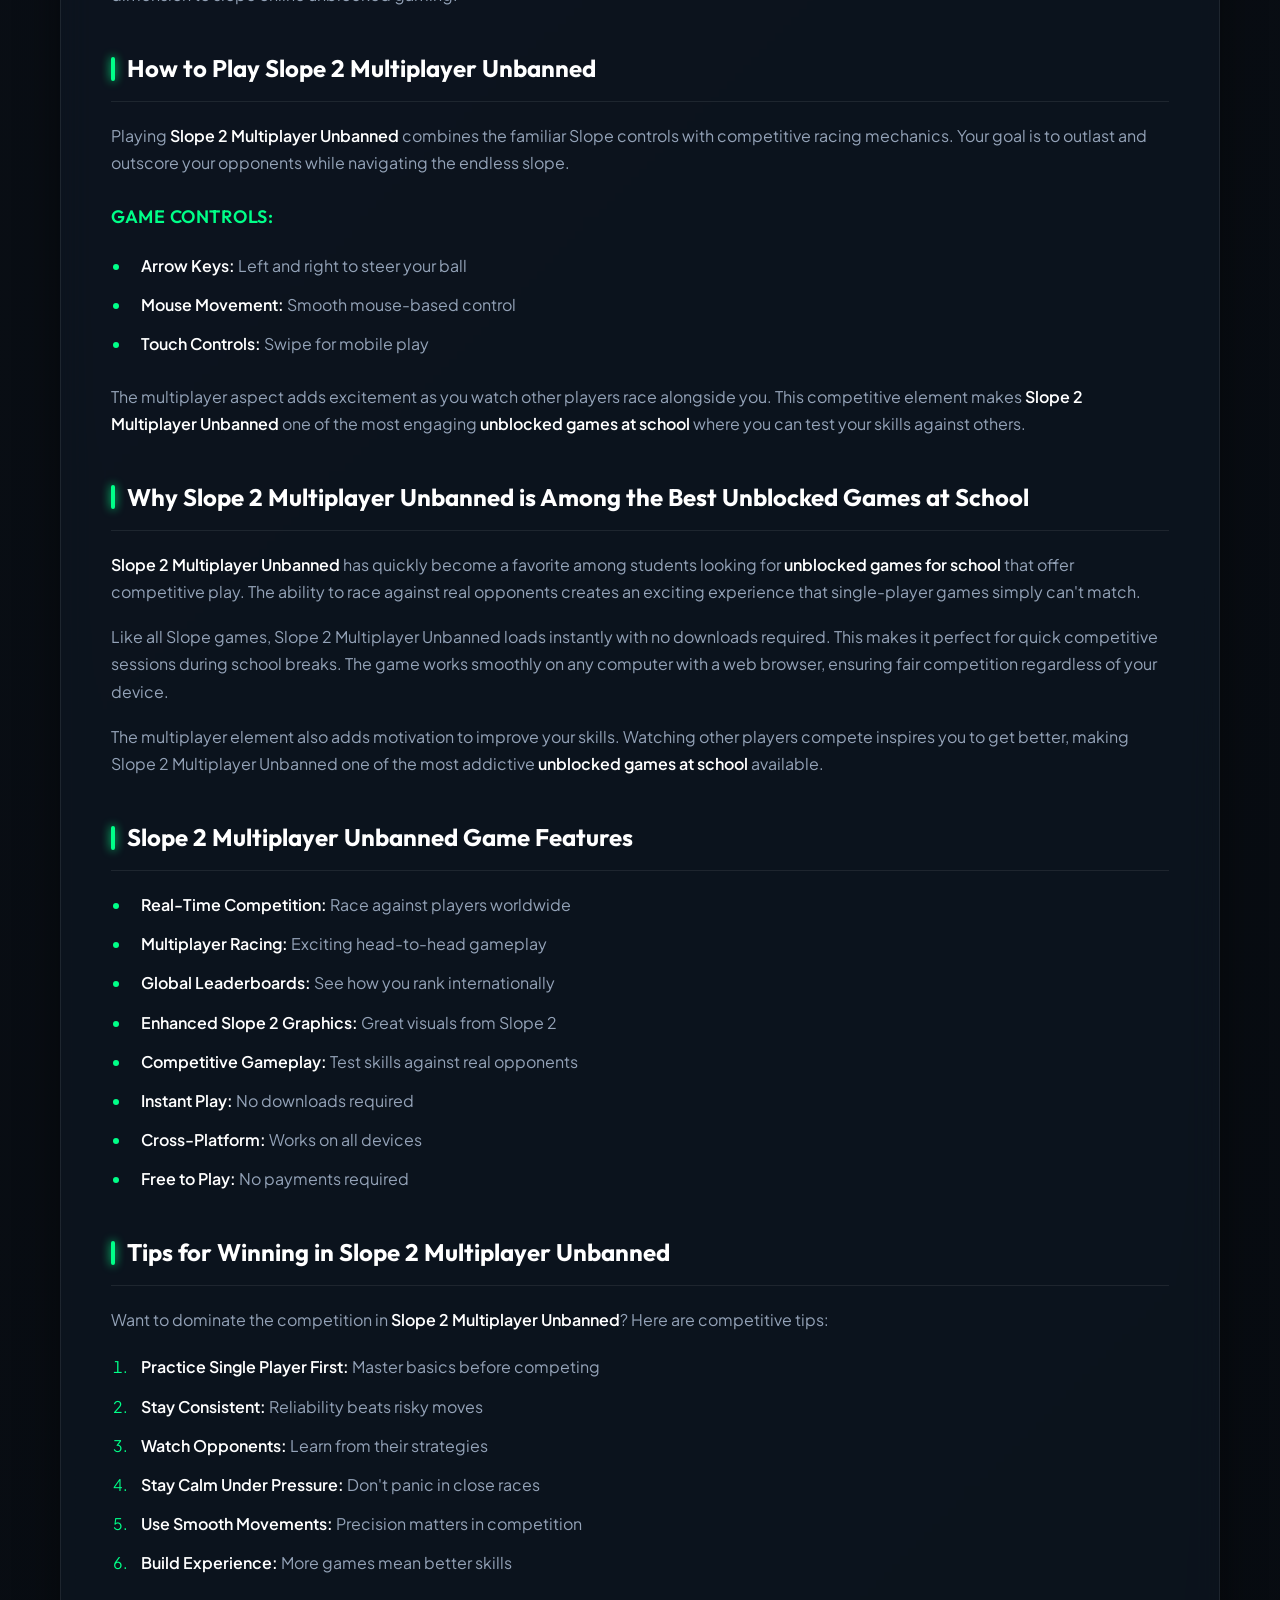
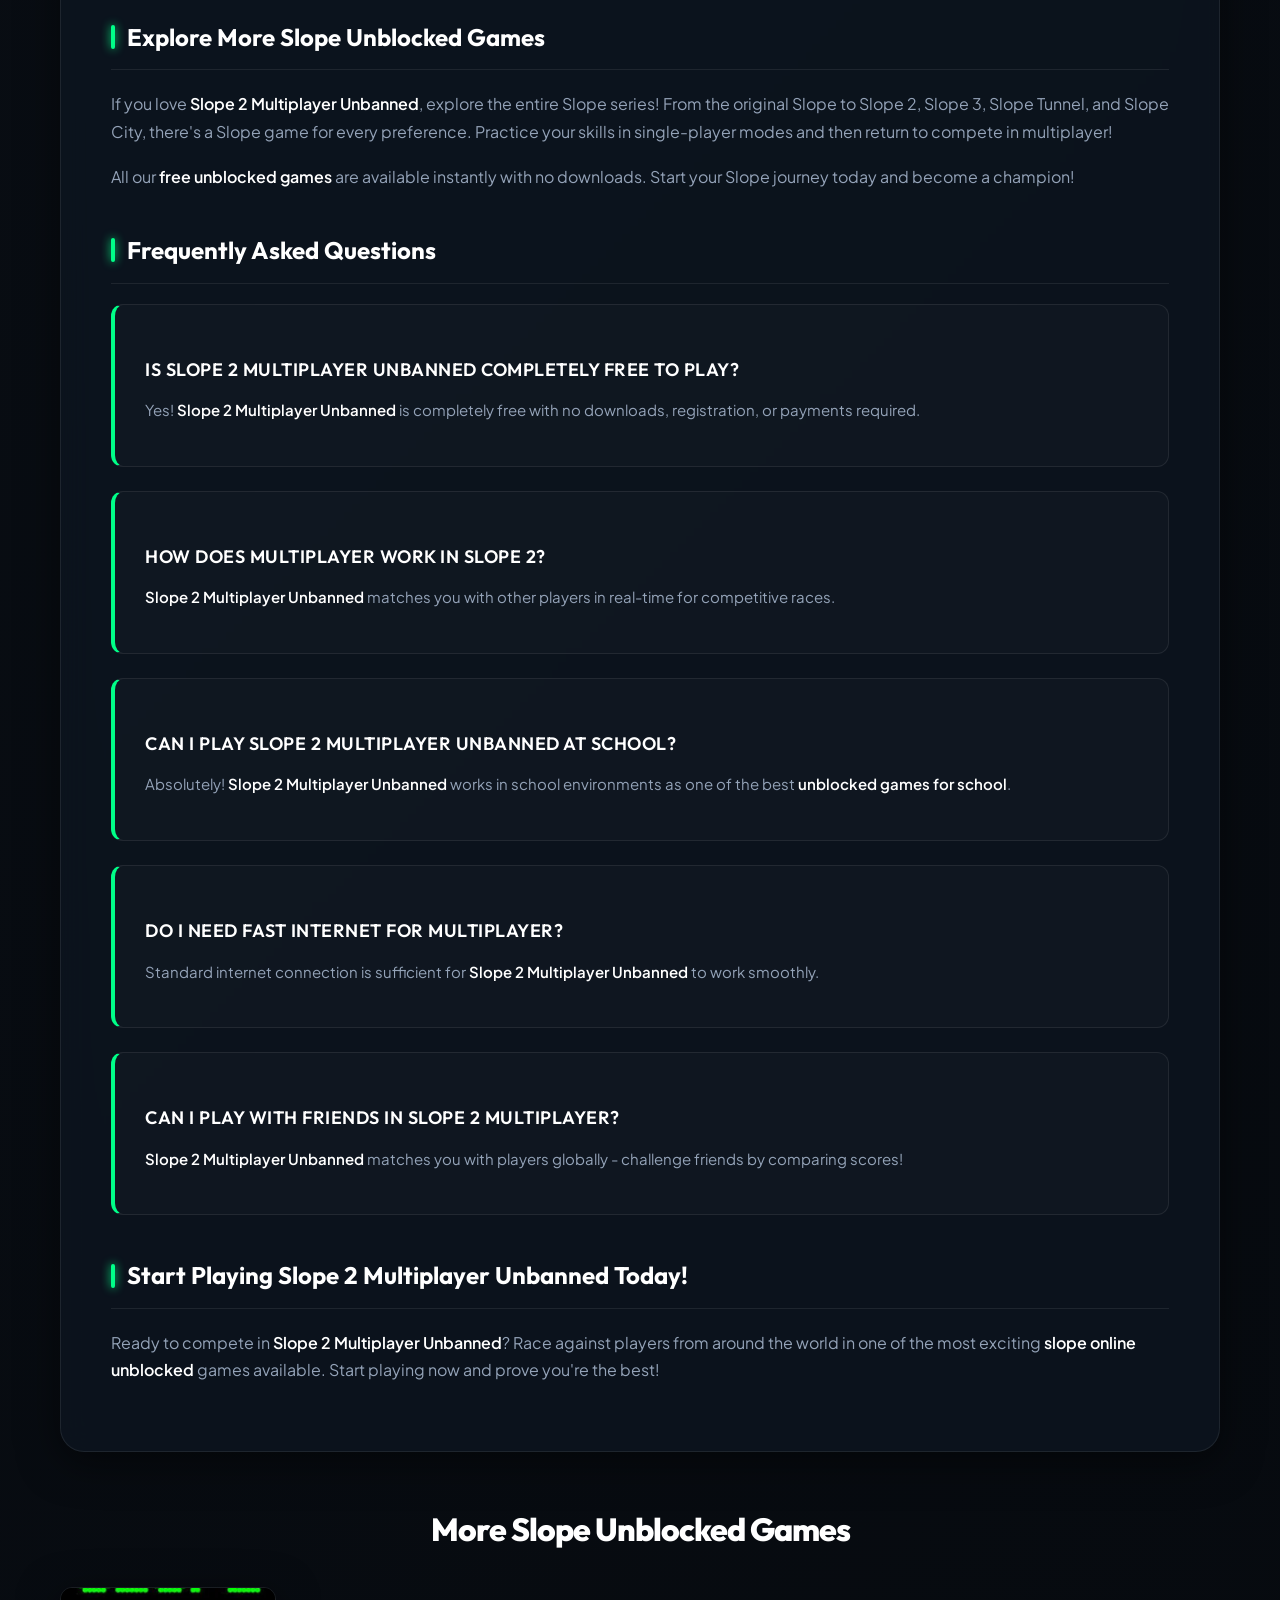
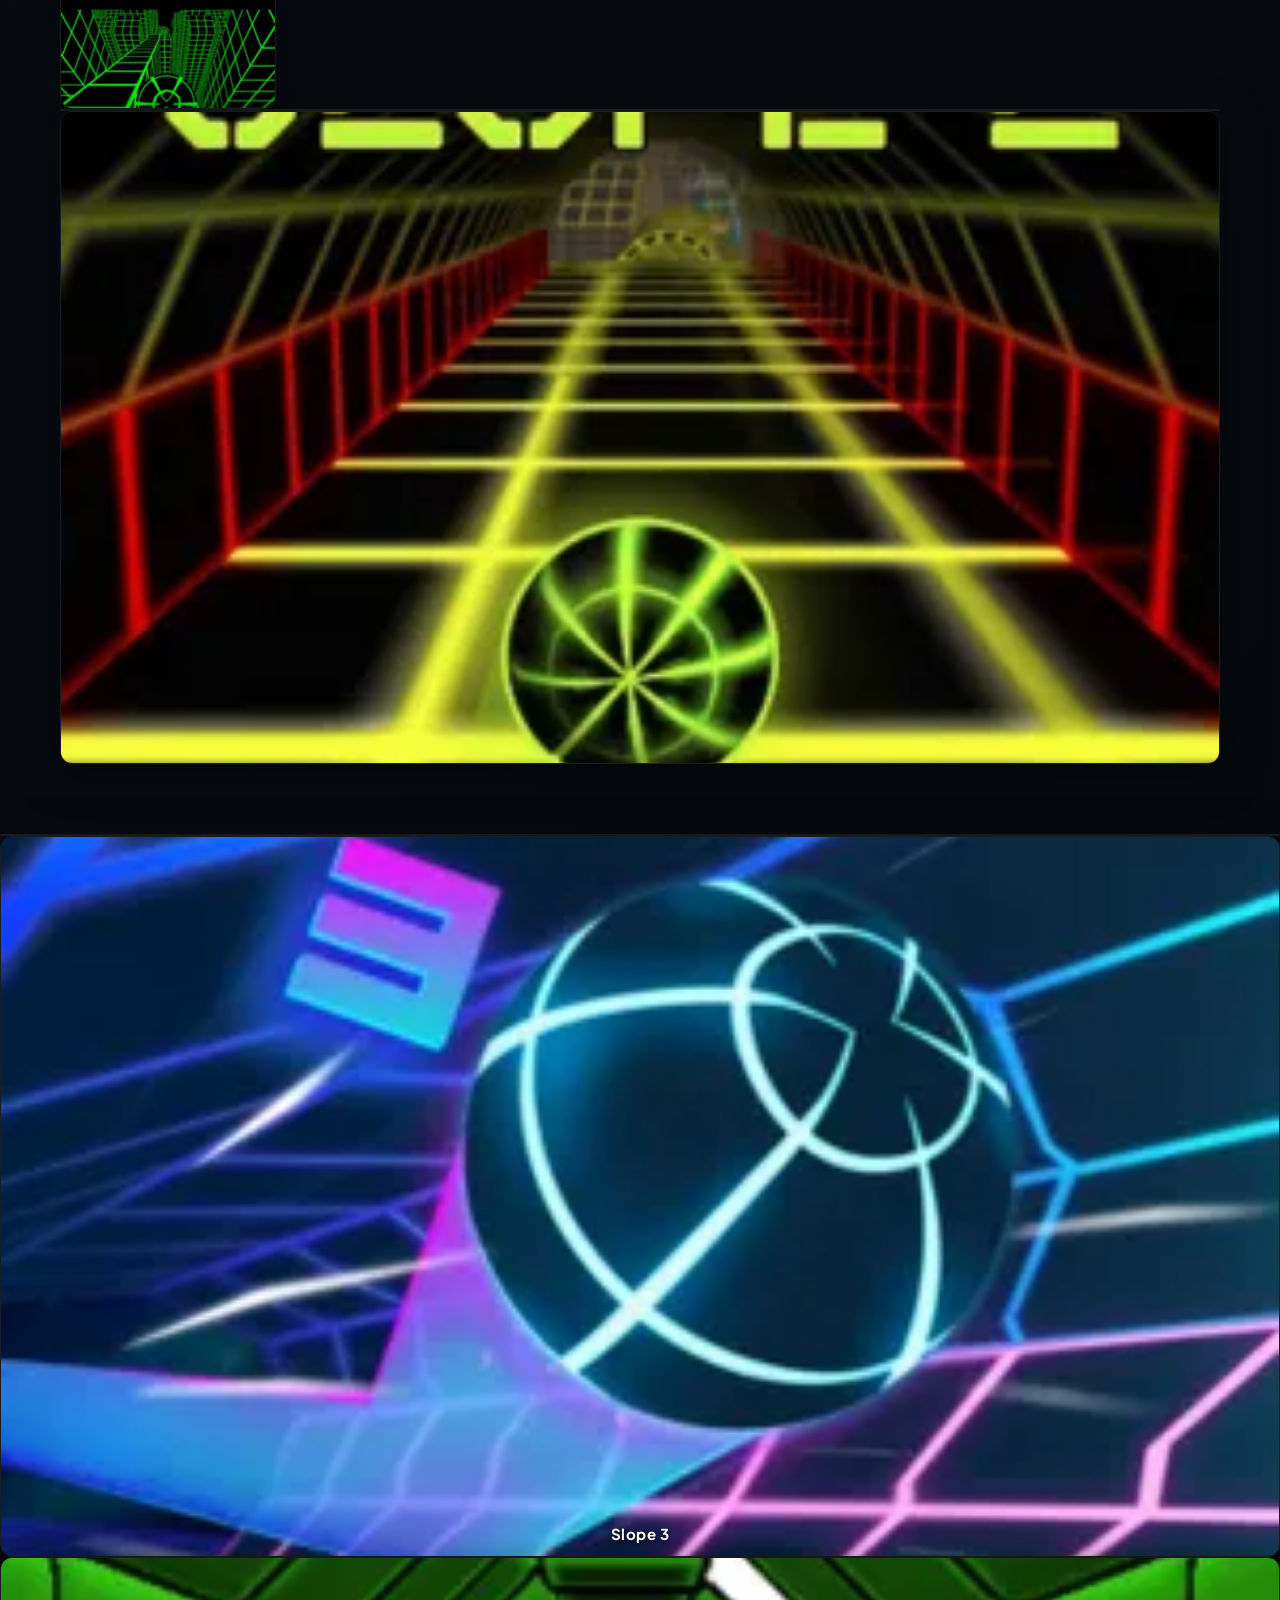
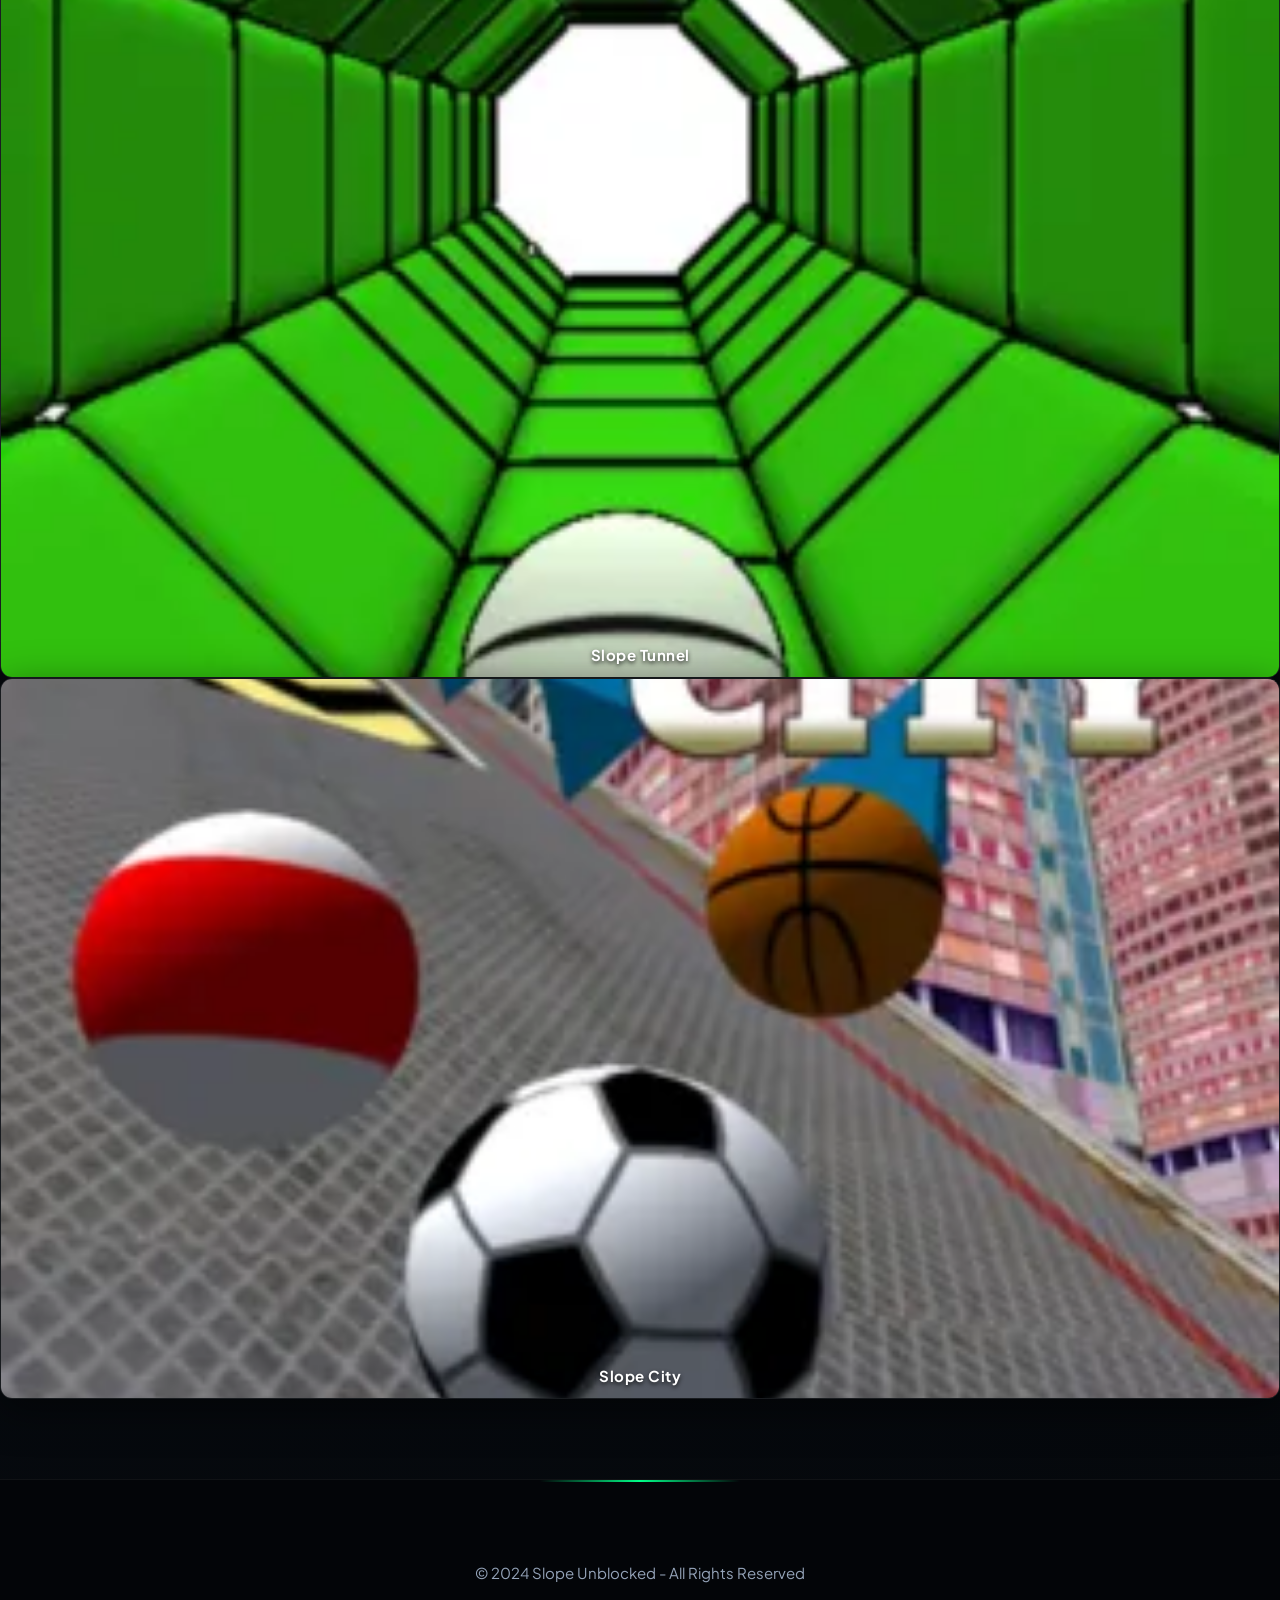
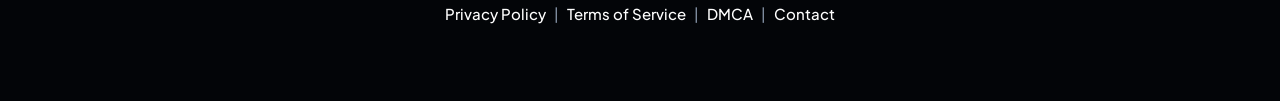
<file: game/slope-2-multiplayer.html>
<!doctype html>
<html lang="en">
  <head>
    <meta charset="UTF-8" />
    <meta name="viewport" content="width=device-width, initial-scale=1.0" />
    <title>Slope 2 Multiplayer Unbanned - Play Unblocked Slope games</title>
    <meta
      name="description"
      content="Play Slope 2 Multiplayer Unbanned game online for free! Enjoy the best unblocked games at school and unblocked games for school. Slope 2 Multiplayer online unblocked - no downloads required. Compete against players worldwide in this multiplayer endless runner. Perfect for slope unblocked fans looking for free unblocked games."
    />
    <meta
      name="keywords"
      content="Slope 2 Multiplayer Unbanned, unblocked games at school, unblocked games for school, slope online unblocked, download slope unblocked, free unblocked games, slope multiplayer unblocked, slope game, slope 2"
    />
    <meta name="author" content="Slope Unblocked" />
    <meta name="robots" content="index, follow" />
    <link
      rel="canonical"
      href="https://slope-unbanned.github.io/game/slope-2-multiplayer.html"
    />

    <meta property="og:type" content="website" />
    <meta
      property="og:title"
      content="Slope 2 Multiplayer Unbanned - Play Unblocked Slope games"
    />
    <meta
      property="og:description"
      content="Play Slope 2 Multiplayer Unbanned game online for free! Enjoy the best unblocked games at school and unblocked games for school."
    />
    <meta
      property="og:url"
      content="https://slope-unbanned.github.io/game/slope-2-multiplayer.html"
    />
    <meta property="og:site_name" content="Slope Unblocked" />

    <link rel="icon" href="../slope.webp" type="image/webp" />
    <link rel="stylesheet" href="../css/style.css" />
  </head>
  <body>
    <header class="header">
      <div class="header-content">
        <a href="../index.html" class="logo"><img src="../slope-unbanned-logo.webp" alt="Slope Unblocked" style="height: 40px; width: auto;" /></a>
        <nav class="nav">
          <a href="../index.html">Home</a>
          <a href="slope.html">Slope</a>
          <a href="slope-2.html">Slope 2</a>
          <a href="slope-3.html">Slope 3</a>
        </nav>
      </div>
    </header>

    <main>
      <div class="container">
        <div class="breadcrumb">
          <a href="../index.html">Home</a> <span>›</span> Slope 2 Multiplayer
          Unbanned
        </div>

        <section class="game-section">
          <div class="game-card">
            <div class="game-header">
              <div class="game-info">
                <img
                  src="../slope-2-multiplayer.webp"
                  alt="Slope 2 Multiplayer Game"
                  class="game-icon"
                />
                <h2 class="game-title">Slope 2 Multiplayer</h2>
              </div>
              <div class="game-actions">
                <div class="game-rating">
                  <span class="star" data-rating="1">★</span>
                  <span class="star" data-rating="2">★</span>
                  <span class="star" data-rating="3">★</span>
                  <span class="star" data-rating="4">★</span>
                  <span class="star" data-rating="5">★</span>
                </div>
                <button class="fullscreen-btn" onclick="toggleFullscreen()">
                  ⛶ Fullscreen
                </button>
              </div>
            </div>
            <div class="game-frame-container">
              <iframe
                class="game-frame"
                src="https://23azostore.github.io/s7/slope-2-multiplayer"
                allowfullscreen
                allow="fullscreen; autoplay"
              ></iframe>
            </div>
          </div>
        </section>

        <article class="seo-content">
          <h1>
            Play Slope 2 Multiplayer Unbanned Game Free Online - Compete
            Worldwide
          </h1>

          <p>
            Welcome to <strong>Slope 2 Multiplayer Unbanned</strong>, the
            ultimate competitive version of the Slope series! If you're
            searching for <strong>unblocked games at school</strong> or
            <strong>unblocked games for school</strong> that let you compete
            against others, you've found it. Our platform offers the best
            <strong>slope multiplayer online unblocked</strong> experience
            completely free, with no downloads required. Challenge players from
            around the world!
          </p>

          <h2>What is Slope 2 Multiplayer Unbanned Game?</h2>
          <p>
            <strong>Slope 2 Multiplayer Unbanned</strong> takes the exciting
            Slope 2 gameplay and adds a competitive multiplayer twist. Now you
            can race against other players in real-time, competing to see who
            can travel the farthest down the endless slope. This makes it one of
            the most exciting
            <strong>unblocked games for school</strong> available.
          </p>

          <p>
            As a multiplayer <strong>slope unblocked</strong> game, Slope 2
            Multiplayer Unbanned brings a social element to the addictive
            single-player experience. Whether you're competing against friends
            or strangers from around the world, the thrill of racing against
            real opponents adds a new dimension to slope online unblocked
            gaming.
          </p>

          <h2>How to Play Slope 2 Multiplayer Unbanned</h2>
          <p>
            Playing <strong>Slope 2 Multiplayer Unbanned</strong> combines the
            familiar Slope controls with competitive racing mechanics. Your goal
            is to outlast and outscore your opponents while navigating the
            endless slope.
          </p>

          <h3>Game Controls:</h3>
          <ul>
            <li>
              <strong>Arrow Keys:</strong> Left and right to steer your ball
            </li>
            <li><strong>Mouse Movement:</strong> Smooth mouse-based control</li>
            <li><strong>Touch Controls:</strong> Swipe for mobile play</li>
          </ul>

          <p>
            The multiplayer aspect adds excitement as you watch other players
            race alongside you. This competitive element makes
            <strong>Slope 2 Multiplayer Unbanned</strong> one of the most
            engaging <strong>unblocked games at school</strong> where you can
            test your skills against others.
          </p>

          <h2>
            Why Slope 2 Multiplayer Unbanned is Among the Best Unblocked Games
            at School
          </h2>
          <p>
            <strong>Slope 2 Multiplayer Unbanned</strong> has quickly become a
            favorite among students looking for
            <strong>unblocked games for school</strong> that offer competitive
            play. The ability to race against real opponents creates an exciting
            experience that single-player games simply can't match.
          </p>

          <p>
            Like all Slope games, Slope 2 Multiplayer Unbanned loads instantly
            with no downloads required. This makes it perfect for quick
            competitive sessions during school breaks. The game works smoothly
            on any computer with a web browser, ensuring fair competition
            regardless of your device.
          </p>

          <p>
            The multiplayer element also adds motivation to improve your skills.
            Watching other players compete inspires you to get better, making
            Slope 2 Multiplayer Unbanned one of the most addictive
            <strong>unblocked games at school</strong> available.
          </p>

          <h2>Slope 2 Multiplayer Unbanned Game Features</h2>
          <ul>
            <li>
              <strong>Real-Time Competition:</strong> Race against players
              worldwide
            </li>
            <li>
              <strong>Multiplayer Racing:</strong> Exciting head-to-head
              gameplay
            </li>
            <li>
              <strong>Global Leaderboards:</strong> See how you rank
              internationally
            </li>
            <li>
              <strong>Enhanced Slope 2 Graphics:</strong> Great visuals from
              Slope 2
            </li>
            <li>
              <strong>Competitive Gameplay:</strong> Test skills against real
              opponents
            </li>
            <li><strong>Instant Play:</strong> No downloads required</li>
            <li><strong>Cross-Platform:</strong> Works on all devices</li>
            <li><strong>Free to Play:</strong> No payments required</li>
          </ul>

          <h2>Tips for Winning in Slope 2 Multiplayer Unbanned</h2>
          <p>
            Want to dominate the competition in
            <strong>Slope 2 Multiplayer Unbanned</strong>? Here are competitive
            tips:
          </p>

          <ol>
            <li>
              <strong>Practice Single Player First:</strong> Master basics
              before competing
            </li>
            <li>
              <strong>Stay Consistent:</strong> Reliability beats risky moves
            </li>
            <li>
              <strong>Watch Opponents:</strong> Learn from their strategies
            </li>
            <li>
              <strong>Stay Calm Under Pressure:</strong> Don't panic in close
              races
            </li>
            <li>
              <strong>Use Smooth Movements:</strong> Precision matters in
              competition
            </li>
            <li>
              <strong>Build Experience:</strong> More games mean better skills
            </li>
          </ol>

          <h2>Explore More Slope Unblocked Games</h2>
          <p>
            If you love <strong>Slope 2 Multiplayer Unbanned</strong>, explore
            the entire Slope series! From the original Slope to Slope 2, Slope
            3, Slope Tunnel, and Slope City, there's a Slope game for every
            preference. Practice your skills in single-player modes and then
            return to compete in multiplayer!
          </p>

          <p>
            All our <strong>free unblocked games</strong> are available
            instantly with no downloads. Start your Slope journey today and
            become a champion!
          </p>

          <h2>Frequently Asked Questions</h2>

          <div class="faq-item">
            <h3>Is Slope 2 Multiplayer Unbanned completely free to play?</h3>
            <p>
              Yes! <strong>Slope 2 Multiplayer Unbanned</strong> is completely
              free with no downloads, registration, or payments required.
            </p>
          </div>

          <div class="faq-item">
            <h3>How does multiplayer work in Slope 2?</h3>
            <p>
              <strong>Slope 2 Multiplayer Unbanned</strong> matches you with
              other players in real-time for competitive races.
            </p>
          </div>

          <div class="faq-item">
            <h3>Can I play Slope 2 Multiplayer Unbanned at school?</h3>
            <p>
              Absolutely! <strong>Slope 2 Multiplayer Unbanned</strong> works in
              school environments as one of the best
              <strong>unblocked games for school</strong>.
            </p>
          </div>

          <div class="faq-item">
            <h3>Do I need fast internet for multiplayer?</h3>
            <p>
              Standard internet connection is sufficient for
              <strong>Slope 2 Multiplayer Unbanned</strong> to work smoothly.
            </p>
          </div>

          <div class="faq-item">
            <h3>Can I play with friends in Slope 2 Multiplayer?</h3>
            <p>
              <strong>Slope 2 Multiplayer Unbanned</strong> matches you with
              players globally - challenge friends by comparing scores!
            </p>
          </div>

          <h2>Start Playing Slope 2 Multiplayer Unbanned Today!</h2>
          <p>
            Ready to compete in <strong>Slope 2 Multiplayer Unbanned</strong>?
            Race against players from around the world in one of the most
            exciting <strong>slope online unblocked</strong> games available.
            Start playing now and prove you're the best!
          </p>

          <p class="keywords">
            Keywords: Slope 2 Multiplayer Unbanned, unblocked games at school,
            unblocked games for school, slope online unblocked, download slope
            unblocked, free unblocked games
          </p>
        </article>

        <section class="related-games">
          <h2>More Slope Unblocked Games</h2>
          <div class="games-grid">
            <a href="slope.html" class="game-item">
              <img src="../slope.webp" alt="Slope" class="game-item-image" />
              </div>
              <div class="game-item-title">Slope</div>
            </a>
            <a href="slope-2.html" class="game-item">
              <img src="../slope-2.webp" alt="Slope 2" class="game-item-image" />
              </div>
              <div class="game-item-title">Slope 2</div>
            </a>
            <a href="slope-3.html" class="game-item">
              <img src="../slope-3.webp" alt="Slope 3" class="game-item-image" />
              </div>
              <div class="game-item-title">Slope 3</div>
            </a>
            <a href="slope-tunnel.html" class="game-item">
              <img
                src="../slope-tunnel.webp"
                alt="Slope Tunnel"
                class="game-item-image"
              />
              </div>
              <div class="game-item-title">Slope Tunnel</div>
            </a>
            <a href="slope-city.html" class="game-item">
              <img
                src="../slope-city.webp"
                alt="Slope City"
                class="game-item-image"
              />
              </div>
              <div class="game-item-title">Slope City</div>
            </a>
          </div>
        </section>
      </div>
    </main>

    <footer class="footer">
      <div class="container">
        <p>&copy; 2024 Slope Unblocked - All Rights Reserved</p>
        <p>
          <a href="../privacy-policy.html">Privacy Policy</a> | 
          <a href="../terms.html">Terms of Service</a> | 
          <a href="../dmca.html">DMCA</a> | 
          <a href="../contact.html">Contact</a>
        </p>
      </div>
    </footer>

    <script src="../js/main.js"></script>
  </body>
</html>
</file>
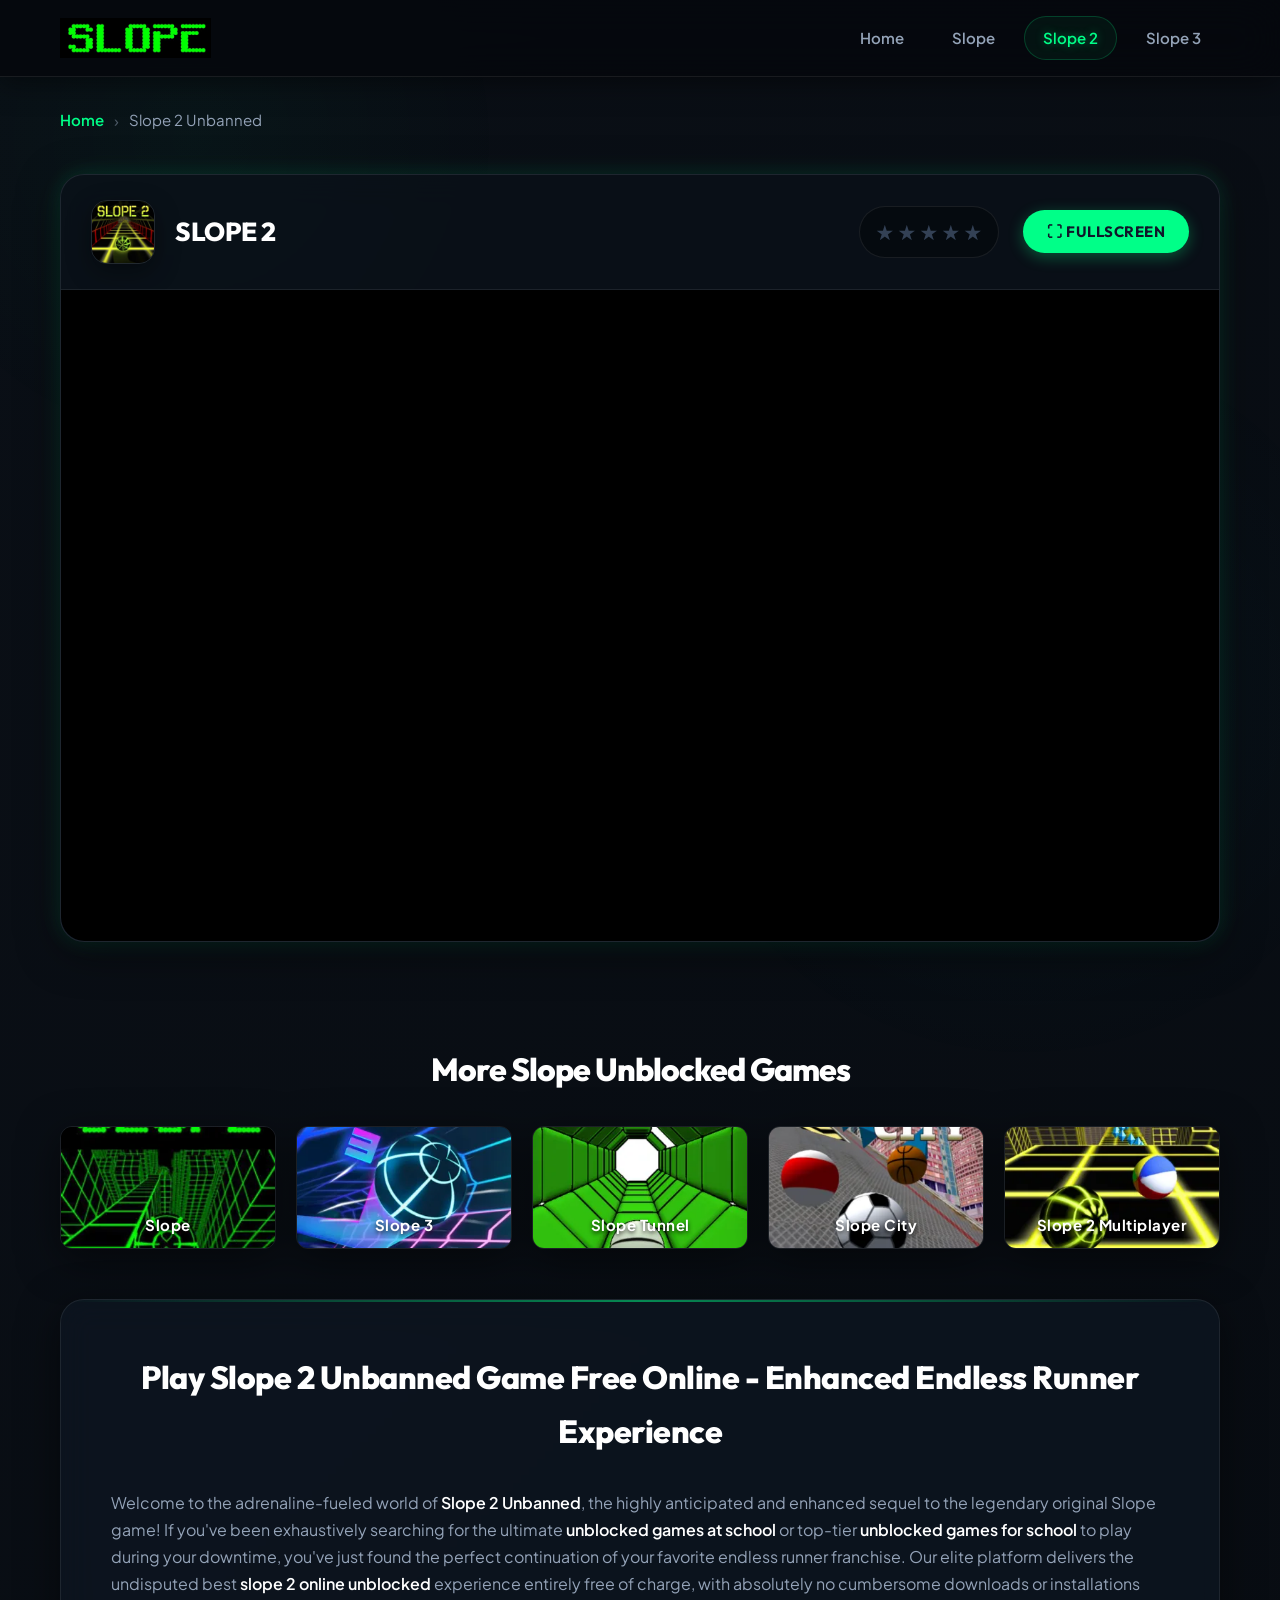
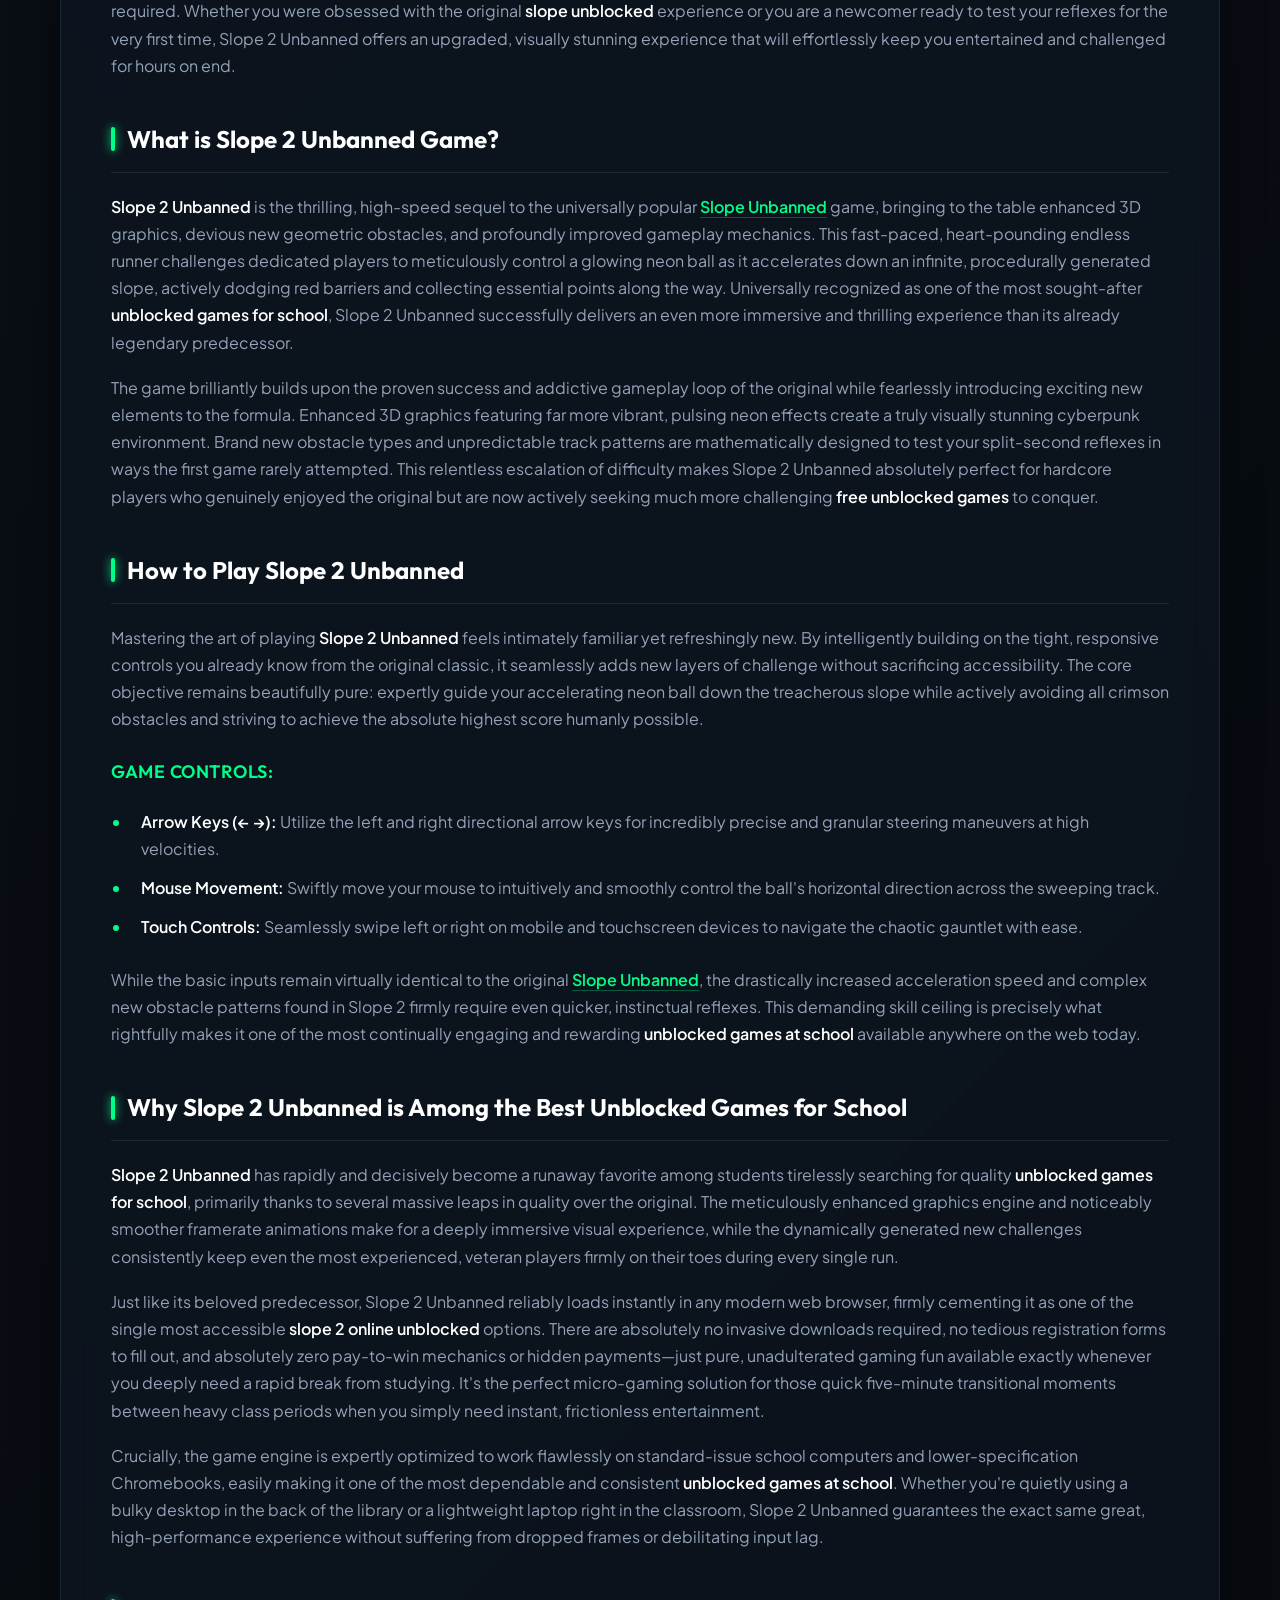
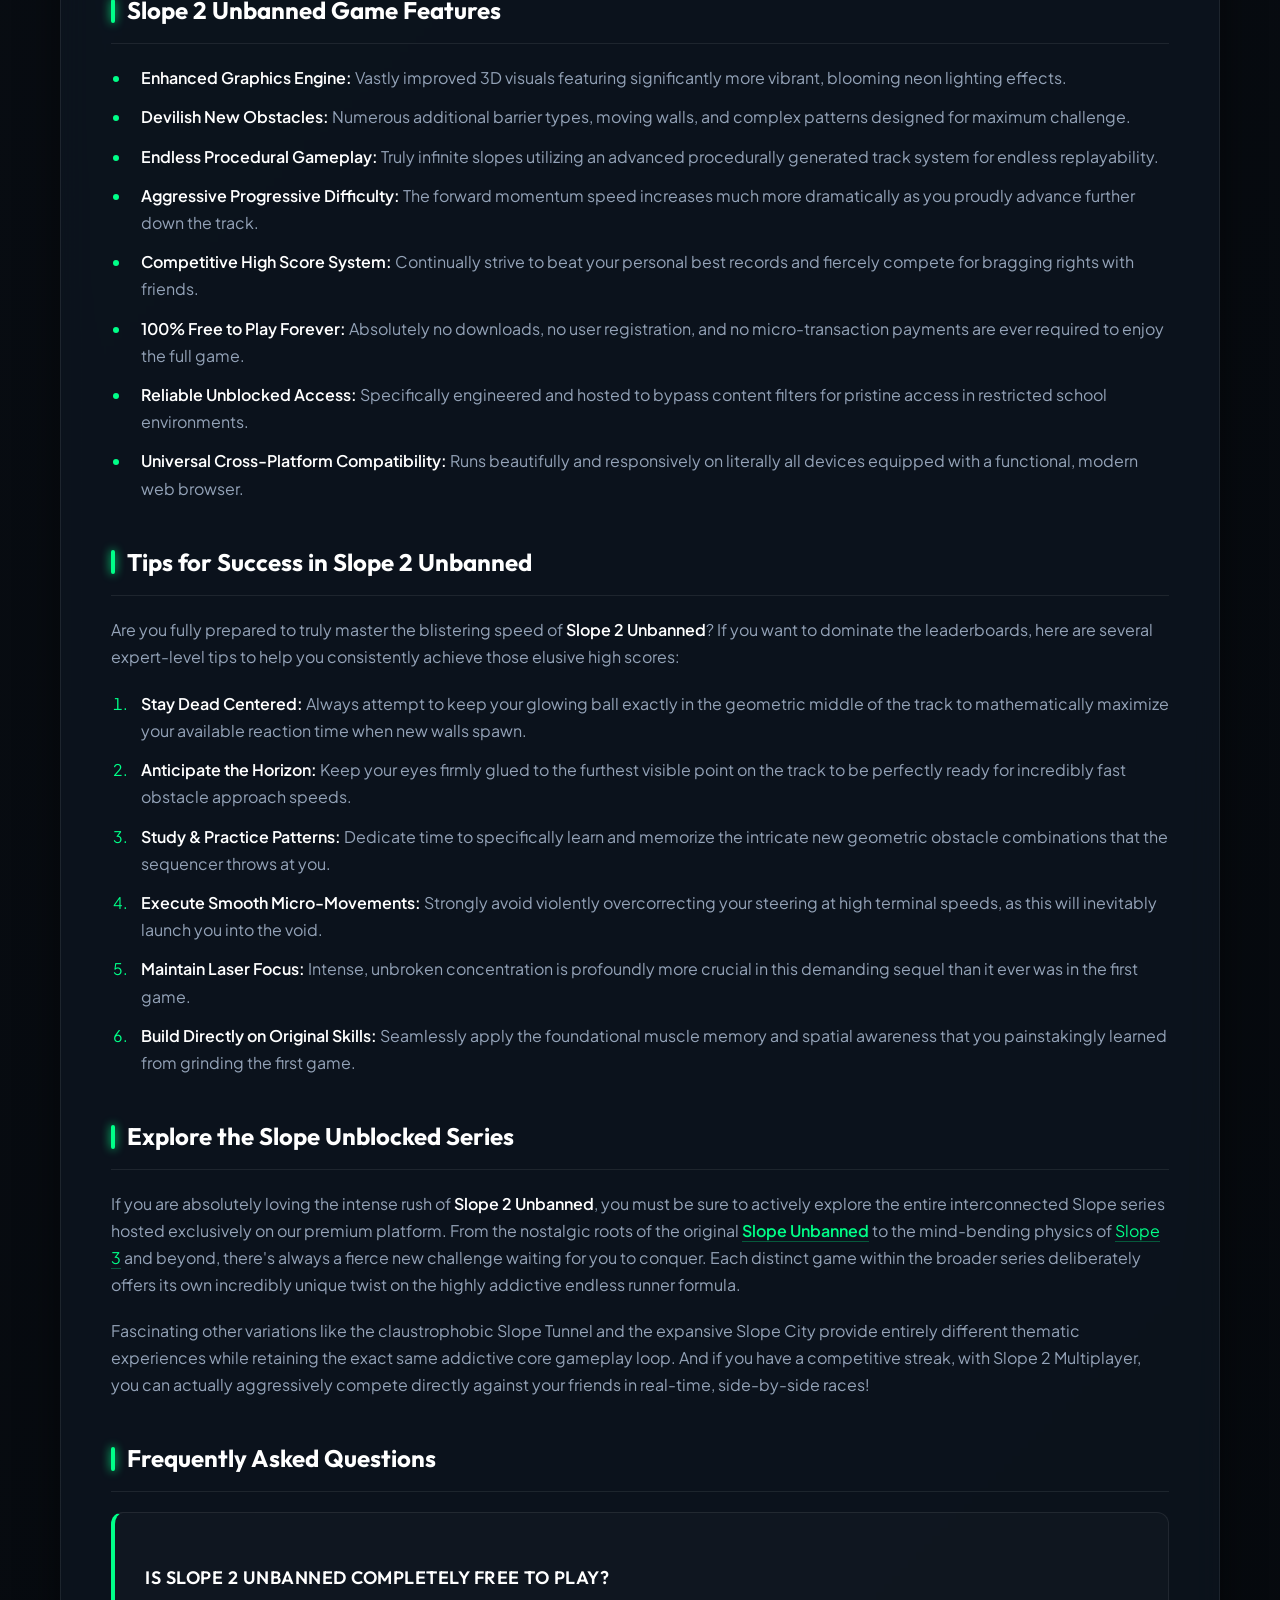
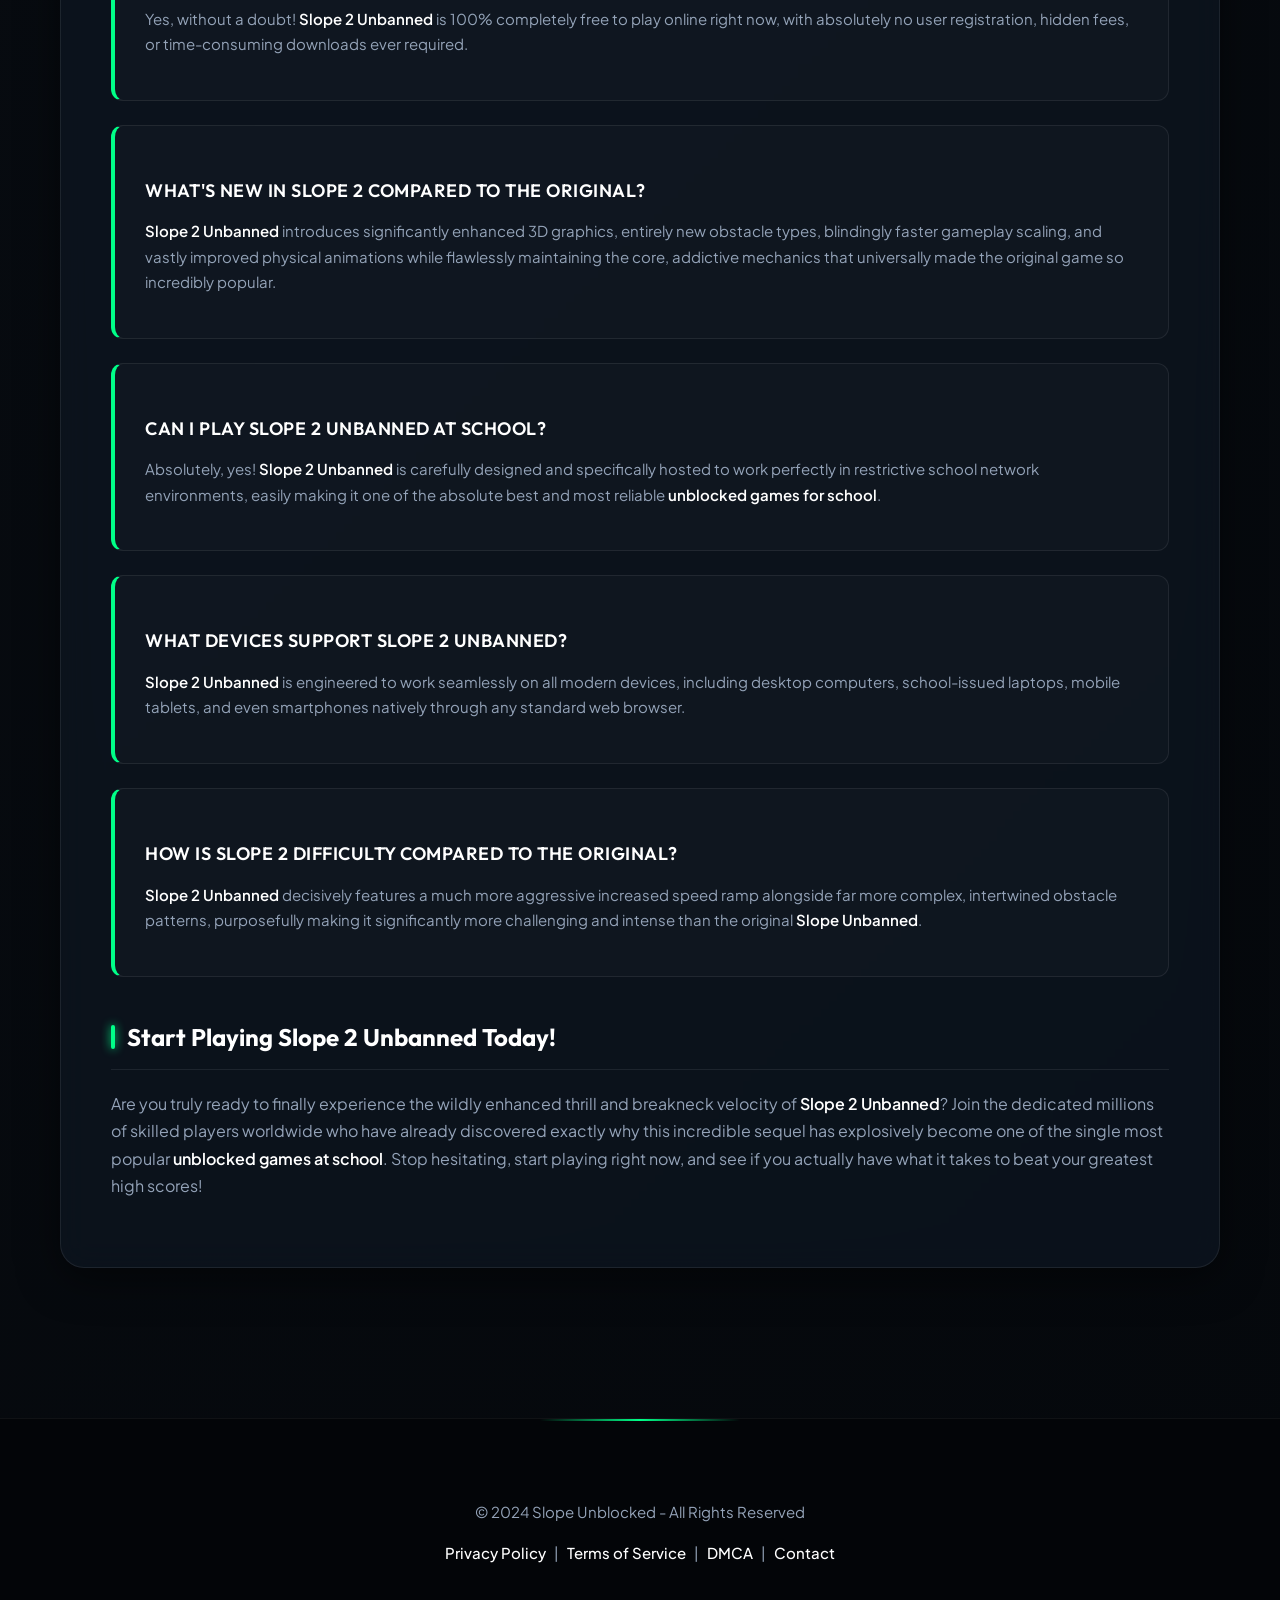
<file: game/slope-2.html>
<!doctype html>
<html lang="en">

<head>
  <meta charset="UTF-8" />
  <meta name="viewport" content="width=device-width, initial-scale=1.0" />
  <title>Slope 2 Unbanned - Play Unblocked Slope games</title>
  <meta name="description"
    content="Play Slope 2 Unbanned game online for free! Enjoy the best unblocked games at school and unblocked games for school. Slope 2 online unblocked - no downloads required. Experience enhanced endless runner with new obstacles and challenges. Perfect for slope unblocked fans looking for free unblocked games." />
  <meta name="keywords"
    content="Slope 2 Unbanned, unblocked games at school, unblocked games for school, slope online unblocked, download slope unblocked, free unblocked games, slope 2 unblocked, slope game, slope 2, slope 3, slope city, slope tunnel" />
  <meta name="author" content="Slope Unblocked" />
  <meta name="robots" content="index, follow" />
  <link rel="canonical" href="https://slope-unbanned.github.io/game/slope-2.html" />

  <meta property="og:type" content="website" />
  <meta property="og:title" content="Slope 2 Unbanned - Play Unblocked Slope games" />
  <meta property="og:description"
    content="Play Slope 2 Unbanned game online for free! Enjoy the best unblocked games at school and unblocked games for school." />
  <meta property="og:url" content="https://slope-unbanned.github.io/game/slope-2.html" />
  <meta property="og:site_name" content="Slope Unblocked" />

  <link rel="icon" href="../slope.webp" type="image/webp" />
  <link rel="stylesheet" href="../css/style.css" />

  <!-- Schema Markup -->
  <script type="application/ld+json">
  {
    "@context": "https://schema.org",
    "@type": "VideoGame",
    "name": "Slope 2",
    "description": "Play Slope 2 Unbanned game online for free! Enjoy the best unblocked games at school.",
    "genre": ["Action", "Endless Runner"],
    "playMode": "SinglePlayer",
    "applicationCategory": "Game",
    "operatingSystem": "Web Browser",
    "offers": {
      "@type": "Offer",
      "price": "0",
      "priceCurrency": "USD"
    }
  }
  </script>
  <script type="application/ld+json">
  {
    "@context": "https://schema.org",
    "@type": "BreadcrumbList",
    "itemListElement": [
      {
        "@type": "ListItem",
        "position": 1,
        "name": "Home",
        "item": "https://slope-unbanned.github.io/"
      },
      {
        "@type": "ListItem",
        "position": 2,
        "name": "Slope 2 Unbanned",
        "item": "https://slope-unbanned.github.io/game/slope-2.html"
      }
    ]
  }
  </script>
  <script type="application/ld+json">
  {
    "@context": "https://schema.org",
    "@type": "FAQPage",
    "mainEntity": [
      {
        "@type": "Question",
        "name": "Is Slope 2 Unbanned completely free to play?",
        "acceptedAnswer": {
          "@type": "Answer",
          "text": "Yes, without a doubt! Slope 2 Unbanned is 100% completely free to play online right now, with absolutely no user registration, hidden fees, or time-consuming downloads ever required."
        }
      },
      {
        "@type": "Question",
        "name": "What's new in Slope 2 compared to the original?",
        "acceptedAnswer": {
          "@type": "Answer",
          "text": "Slope 2 Unbanned introduces significantly enhanced 3D graphics, entirely new obstacle types, blindingly faster gameplay scaling, and vastly improved physical animations while flawlessly maintaining the core, addictive mechanics that universally made the original game so incredibly popular."
        }
      },
      {
        "@type": "Question",
        "name": "Can I play Slope 2 Unbanned at school?",
        "acceptedAnswer": {
          "@type": "Answer",
          "text": "Absolutely, yes! Slope 2 Unbanned is carefully designed and specifically hosted to work perfectly in restrictive school network environments, easily making it one of the absolute best and most reliable unblocked games for school."
        }
      },
      {
        "@type": "Question",
        "name": "What devices support Slope 2 Unbanned?",
        "acceptedAnswer": {
          "@type": "Answer",
          "text": "Slope 2 Unbanned is engineered to work seamlessly on all modern devices, including desktop computers, school-issued laptops, mobile tablets, and even smartphones natively through any standard web browser."
        }
      },
      {
        "@type": "Question",
        "name": "How is Slope 2 difficulty compared to the original?",
        "acceptedAnswer": {
          "@type": "Answer",
          "text": "Slope 2 Unbanned decisively features a much more aggressive increased speed ramp alongside far more complex, intertwined obstacle patterns, purposefully making it significantly more challenging and intense than the original Slope Unbanned."
        }
      }
    ]
  }
  </script>
</head>

<body>
  <header class="header">
    <div class="header-content">
      <a href="../index.html" class="logo"><img src="../slope-unbanned-logo.webp" alt="Slope Unblocked"
          style="height: 40px; width: auto;" /></a>
      <nav class="nav">
        <a href="../index.html">Home</a>
        <a href="slope.html">Slope</a>
        <a href="slope-2.html" class="active">Slope 2</a>
        <a href="slope-3.html">Slope 3</a>
      </nav>
    </div>
  </header>

  <main>
    <div class="container">
      <div class="breadcrumb">
        <a href="../index.html">Home</a> <span>›</span> Slope 2 Unbanned
      </div>

      <section class="game-section">
        <div class="game-card">
          <div class="game-header">
            <div class="game-info">
              <img src="../slope-2.webp" alt="Slope 2 Game" class="game-icon" />
              <h2 class="game-title">Slope 2</h2>
            </div>
            <div class="game-actions">
              <div class="game-rating">
                <span class="star" data-rating="1">★</span>
                <span class="star" data-rating="2">★</span>
                <span class="star" data-rating="3">★</span>
                <span class="star" data-rating="4">★</span>
                <span class="star" data-rating="5">★</span>
              </div>
              <button class="fullscreen-btn" onclick="toggleFullscreen()">
                ⛶ Fullscreen
              </button>
            </div>
          </div>
          <div class="game-frame-container">
            <iframe class="game-frame" src="https://23azostore.github.io/s6/slope-2" allowfullscreen
              allow="fullscreen; autoplay"></iframe>
          </div>
        </div>
      </section>

      <section class="related-games">
        <h2>More Slope Unblocked Games</h2>
        <div class="games-grid">
          <a href="slope.html" class="game-item">
            <img src="../slope.webp" alt="Slope" class="game-item-image" />
            <div class="game-item-play"></div>
            <div class="game-item-title">Slope</div>
          </a>
          <a href="slope-3.html" class="game-item">
            <img src="../slope-3.webp" alt="Slope 3" class="game-item-image" />
            <div class="game-item-play"></div>
            <div class="game-item-title">Slope 3</div>
          </a>
          <a href="slope-tunnel.html" class="game-item">
            <img src="../slope-tunnel.webp" alt="Slope Tunnel" class="game-item-image" />
            <div class="game-item-play"></div>
            <div class="game-item-title">Slope Tunnel</div>
          </a>
          <a href="slope-city.html" class="game-item">
            <img src="../slope-city.webp" alt="Slope City" class="game-item-image" />
            <div class="game-item-play"></div>
            <div class="game-item-title">Slope City</div>
          </a>
          <a href="slope-2-multiplayer.html" class="game-item">
            <img src="../slope-2-multiplayer.webp" alt="Slope 2 Multiplayer" class="game-item-image" />
            <div class="game-item-play"></div>
            <div class="game-item-title">Slope 2 Multiplayer</div>
          </a>
        </div>
      </section>

      <article class="seo-content">
        <h1>
          Play Slope 2 Unbanned Game Free Online - Enhanced Endless Runner
          Experience
        </h1>

        <p>
          Welcome to the adrenaline-fueled world of <strong>Slope 2 Unbanned</strong>, the highly anticipated and enhanced sequel to the legendary original Slope game! If you've been exhaustively searching for the ultimate <strong>unblocked games at school</strong> or top-tier <strong>unblocked games for school</strong> to play during your downtime, you've just found the perfect continuation of your favorite endless runner franchise. Our elite platform delivers the undisputed best <strong>slope 2 online unblocked</strong> experience entirely free of charge, with absolutely no cumbersome downloads or installations required. Whether you were obsessed with the original <strong>slope unblocked</strong> experience or you are a newcomer ready to test your reflexes for the very first time, Slope 2 Unbanned offers an upgraded, visually stunning experience that will effortlessly keep you entertained and challenged for hours on end.
        </p>

        <h2>What is Slope 2 Unbanned Game?</h2>
        <p>
          <strong>Slope 2 Unbanned</strong> is the thrilling, high-speed sequel to the universally popular <a href="slope.html"><strong>Slope Unbanned</strong></a> game, bringing to the table enhanced 3D graphics, devious new geometric obstacles, and profoundly improved gameplay mechanics. This fast-paced, heart-pounding endless runner challenges dedicated players to meticulously control a glowing neon ball as it accelerates down an infinite, procedurally generated slope, actively dodging red barriers and collecting essential points along the way. Universally recognized as one of the most sought-after <strong>unblocked games for school</strong>, Slope 2 Unbanned successfully delivers an even more immersive and thrilling experience than its already legendary predecessor.
        </p>

        <p>
          The game brilliantly builds upon the proven success and addictive gameplay loop of the original while fearlessly introducing exciting new elements to the formula. Enhanced 3D graphics featuring far more vibrant, pulsing neon effects create a truly visually stunning cyberpunk environment. Brand new obstacle types and unpredictable track patterns are mathematically designed to test your split-second reflexes in ways the first game rarely attempted. This relentless escalation of difficulty makes Slope 2 Unbanned absolutely perfect for hardcore players who genuinely enjoyed the original but are now actively seeking much more challenging <strong>free unblocked games</strong> to conquer.
        </p>

        <h2>How to Play Slope 2 Unbanned</h2>
        <p>
          Mastering the art of playing <strong>Slope 2 Unbanned</strong> feels intimately familiar yet refreshingly new. By intelligently building on the tight, responsive controls you already know from the original classic, it seamlessly adds new layers of challenge without sacrificing accessibility. The core objective remains beautifully pure: expertly guide your accelerating neon ball down the treacherous slope while actively avoiding all crimson obstacles and striving to achieve the absolute highest score humanly possible.
        </p>

        <h3>Game Controls:</h3>
        <ul>
          <li>
            <strong>Arrow Keys (← →):</strong> Utilize the left and right directional arrow keys for incredibly precise and granular steering maneuvers at high velocities.
          </li>
          <li>
            <strong>Mouse Movement:</strong> Swiftly move your mouse to intuitively and smoothly control the ball's horizontal direction across the sweeping track.
          </li>
          <li>
            <strong>Touch Controls:</strong> Seamlessly swipe left or right on mobile and touchscreen devices to navigate the chaotic gauntlet with ease.
          </li>
        </ul>

        <p>
          While the basic inputs remain virtually identical to the original <a href="slope.html"><strong>Slope Unbanned</strong></a>, the drastically increased acceleration speed and complex new obstacle patterns found in Slope 2 firmly require even quicker, instinctual reflexes. This demanding skill ceiling is precisely what rightfully makes it one of the most continually engaging and rewarding <strong>unblocked games at school</strong> available anywhere on the web today.
        </p>

        <h2>
          Why Slope 2 Unbanned is Among the Best Unblocked Games for School
        </h2>
        <p>
          <strong>Slope 2 Unbanned</strong> has rapidly and decisively become a runaway favorite among students tirelessly searching for quality <strong>unblocked games for school</strong>, primarily thanks to several massive leaps in quality over the original. The meticulously enhanced graphics engine and noticeably smoother framerate animations make for a deeply immersive visual experience, while the dynamically generated new challenges consistently keep even the most experienced, veteran players firmly on their toes during every single run.
        </p>

        <p>
          Just like its beloved predecessor, Slope 2 Unbanned reliably loads instantly in any modern web browser, firmly cementing it as one of the single most accessible <strong>slope 2 online unblocked</strong> options. There are absolutely no invasive downloads required, no tedious registration forms to fill out, and absolutely zero pay-to-win mechanics or hidden payments—just pure, unadulterated gaming fun available exactly whenever you deeply need a rapid break from studying. It's the perfect micro-gaming solution for those quick five-minute transitional moments between heavy class periods when you simply need instant, frictionless entertainment.
        </p>

        <p>
          Crucially, the game engine is expertly optimized to work flawlessly on standard-issue school computers and lower-specification Chromebooks, easily making it one of the most dependable and consistent <strong>unblocked games at school</strong>. Whether you're quietly using a bulky desktop in the back of the library or a lightweight laptop right in the classroom, Slope 2 Unbanned guarantees the exact same great, high-performance experience without suffering from dropped frames or debilitating input lag.
        </p>

        <h2>Slope 2 Unbanned Game Features</h2>
        <ul>
          <li>
            <strong>Enhanced Graphics Engine:</strong> Vastly improved 3D visuals featuring significantly more vibrant, blooming neon lighting effects.
          </li>
          <li>
            <strong>Devilish New Obstacles:</strong> Numerous additional barrier types, moving walls, and complex patterns designed for maximum challenge.
          </li>
          <li>
            <strong>Endless Procedural Gameplay:</strong> Truly infinite slopes utilizing an advanced procedurally generated track system for endless replayability.
          </li>
          <li>
            <strong>Aggressive Progressive Difficulty:</strong> The forward momentum speed increases much more dramatically as you proudly advance further down the track.
          </li>
          <li>
            <strong>Competitive High Score System:</strong> Continually strive to beat your personal best records and fiercely compete for bragging rights with friends.
          </li>
          <li>
            <strong>100% Free to Play Forever:</strong> Absolutely no downloads, no user registration, and no micro-transaction payments are ever required to enjoy the full game.
          </li>
          <li>
            <strong>Reliable Unblocked Access:</strong> Specifically engineered and hosted to bypass content filters for pristine access in restricted school environments.
          </li>
          <li>
            <strong>Universal Cross-Platform Compatibility:</strong> Runs beautifully and responsively on literally all devices equipped with a functional, modern web browser.
          </li>
        </ul>

        <h2>Tips for Success in Slope 2 Unbanned</h2>
        <p>
          Are you fully prepared to truly master the blistering speed of <strong>Slope 2 Unbanned</strong>? If you want to dominate the leaderboards, here are several expert-level tips to help you consistently achieve those elusive high scores:
        </p>

        <ol>
          <li>
            <strong>Stay Dead Centered:</strong> Always attempt to keep your glowing ball exactly in the geometric middle of the track to mathematically maximize your available reaction time when new walls spawn.
          </li>
          <li>
            <strong>Anticipate the Horizon:</strong> Keep your eyes firmly glued to the furthest visible point on the track to be perfectly ready for incredibly fast obstacle approach speeds.
          </li>
          <li>
            <strong>Study & Practice Patterns:</strong> Dedicate time to specifically learn and memorize the intricate new geometric obstacle combinations that the sequencer throws at you.
          </li>
          <li>
            <strong>Execute Smooth Micro-Movements:</strong> Strongly avoid violently overcorrecting your steering at high terminal speeds, as this will inevitably launch you into the void.
          </li>
          <li>
            <strong>Maintain Laser Focus:</strong> Intense, unbroken concentration is profoundly more crucial in this demanding sequel than it ever was in the first game.
          </li>
          <li>
            <strong>Build Directly on Original Skills:</strong> Seamlessly apply the foundational muscle memory and spatial awareness that you painstakingly learned from grinding the first game.
          </li>
        </ol>

        <h2>Explore the Slope Unblocked Series</h2>
        <p>
          If you are absolutely loving the intense rush of <strong>Slope 2 Unbanned</strong>, you must be sure to actively explore the entire interconnected Slope series hosted exclusively on our premium platform. From the nostalgic roots of the original <a href="slope.html"><strong>Slope Unbanned</strong></a> to the mind-bending physics of <a href="slope-3.html">Slope 3</a> and beyond, there's always a fierce new challenge waiting for you to conquer. Each distinct game within the broader series deliberately offers its own incredibly unique twist on the highly addictive endless runner formula.
        </p>

        <p>
          Fascinating other variations like the claustrophobic Slope Tunnel and the expansive Slope City provide entirely different thematic experiences while retaining the exact same addictive core gameplay loop. And if you have a competitive streak, with Slope 2 Multiplayer, you can actually aggressively compete directly against your friends in real-time, side-by-side races!
        </p>

        <h2>Frequently Asked Questions</h2>

        <div class="faq-item">
          <h3>Is Slope 2 Unbanned completely free to play?</h3>
          <p>
            Yes, without a doubt! <strong>Slope 2 Unbanned</strong> is 100% completely free to play online right now, with absolutely no user registration, hidden fees, or time-consuming downloads ever required.
          </p>
        </div>

        <div class="faq-item">
          <h3>What's new in Slope 2 compared to the original?</h3>
          <p>
            <strong>Slope 2 Unbanned</strong> introduces significantly enhanced 3D graphics, entirely new obstacle types, blindingly faster gameplay scaling, and vastly improved physical animations while flawlessly maintaining the core, addictive mechanics that universally made the original game so incredibly popular.
          </p>
        </div>

        <div class="faq-item">
          <h3>Can I play Slope 2 Unbanned at school?</h3>
          <p>
            Absolutely, yes! <strong>Slope 2 Unbanned</strong> is carefully designed and specifically hosted to work perfectly in restrictive school network environments, easily making it one of the absolute best and most reliable <strong>unblocked games for school</strong>.
          </p>
        </div>

        <div class="faq-item">
          <h3>What devices support Slope 2 Unbanned?</h3>
          <p>
            <strong>Slope 2 Unbanned</strong> is engineered to work seamlessly on all modern devices, including desktop computers, school-issued laptops, mobile tablets, and even smartphones natively through any standard web browser.
          </p>
        </div>

        <div class="faq-item">
          <h3>How is Slope 2 difficulty compared to the original?</h3>
          <p>
            <strong>Slope 2 Unbanned</strong> decisively features a much more aggressive increased speed ramp alongside far more complex, intertwined obstacle patterns, purposefully making it significantly more challenging and intense than the original <strong>Slope Unbanned</strong>.
          </p>
        </div>

        <h2>Start Playing Slope 2 Unbanned Today!</h2>
        <p>
          Are you truly ready to finally experience the wildly enhanced thrill and breakneck velocity of <strong>Slope 2 Unbanned</strong>? Join the dedicated millions of skilled players worldwide who have already discovered exactly why this incredible sequel has explosively become one of the single most popular <strong>unblocked games at school</strong>. Stop hesitating, start playing right now, and see if you actually have what it takes to beat your greatest high scores!
        </p>

        <p class="keywords">
          Keywords: Slope 2 Unbanned, unblocked games at school, unblocked
          games for school, slope online unblocked, download slope unblocked,
          free unblocked games
        </p>
      </article>


    </div>
  </main>

  <footer class="footer">
    <div class="container">
      <p>&copy; 2024 Slope Unblocked - All Rights Reserved</p>
      <p>
        <a href="../privacy-policy.html">Privacy Policy</a> |
        <a href="../terms.html">Terms of Service</a> |
        <a href="../dmca.html">DMCA</a> |
        <a href="../contact.html">Contact</a>
      </p>
    </div>
  </footer>

  <script src="../js/main.js"></script>
</body>

</html>
</file>
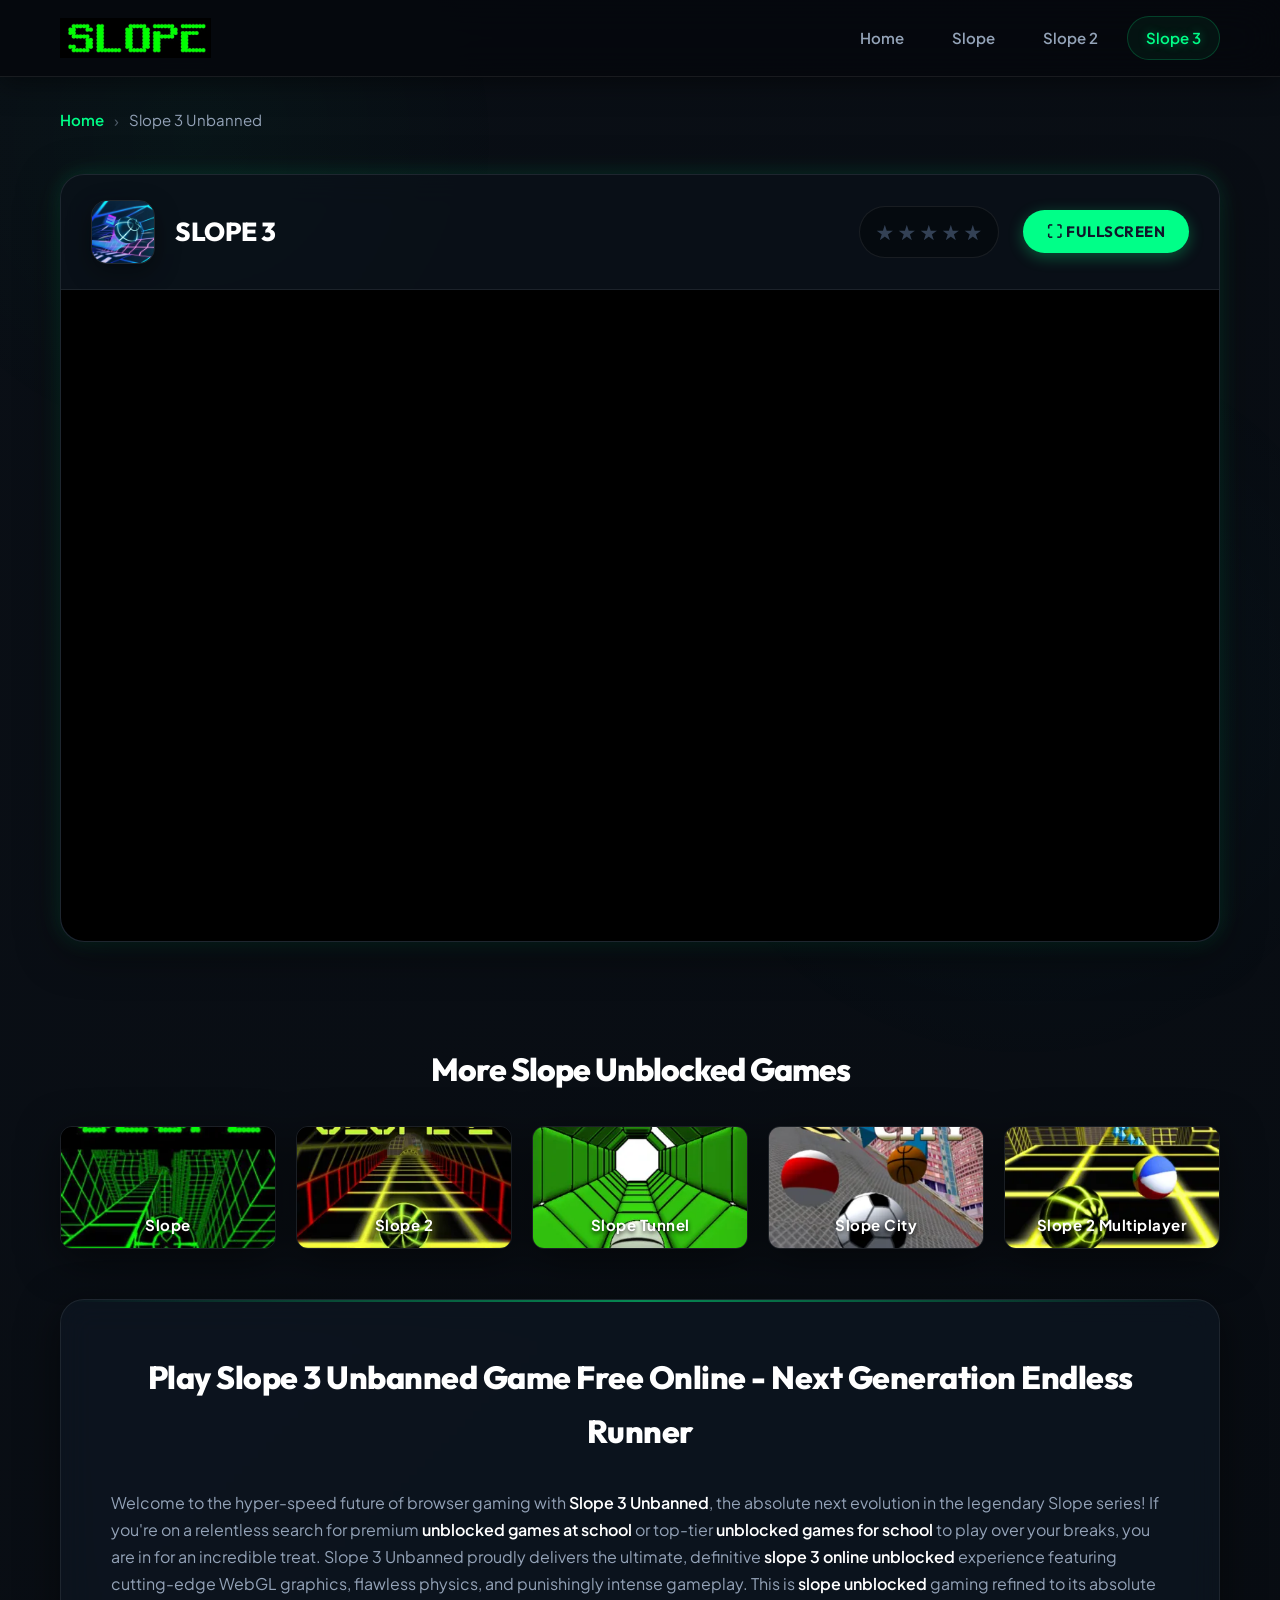
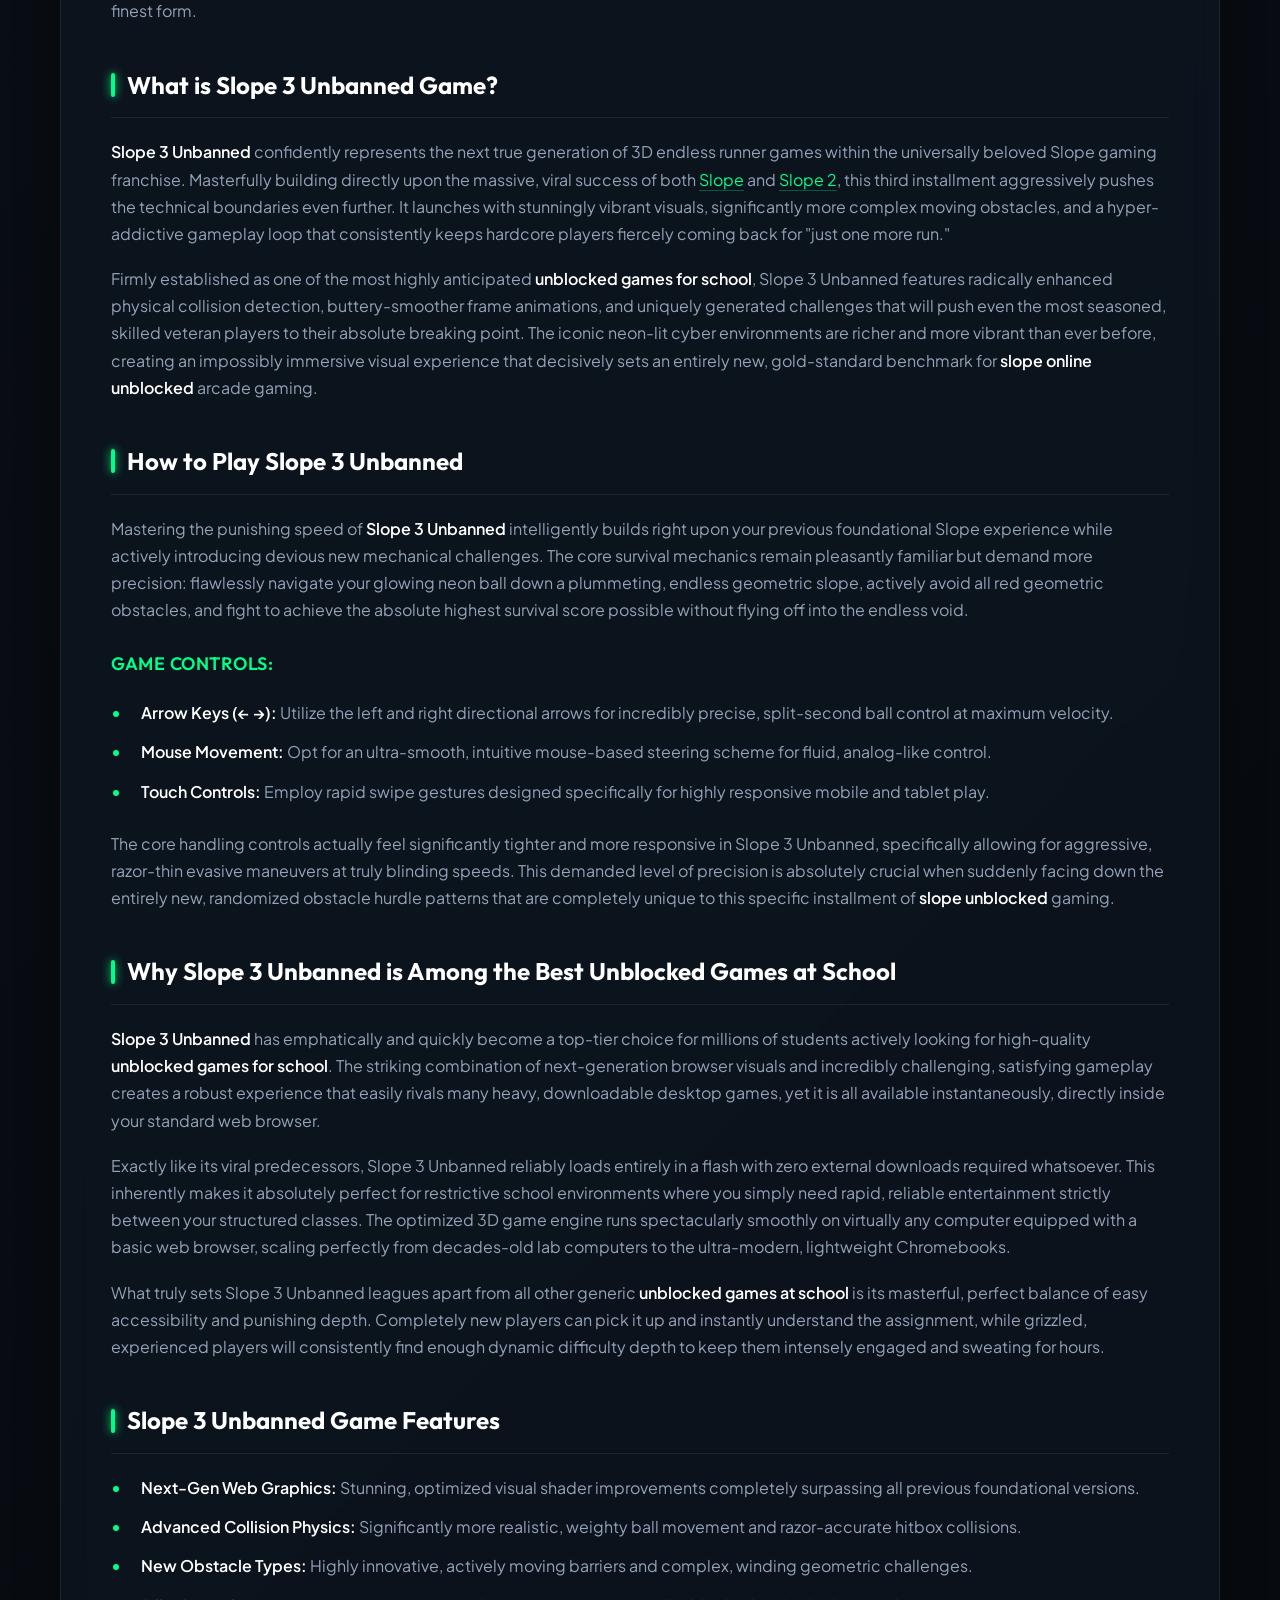
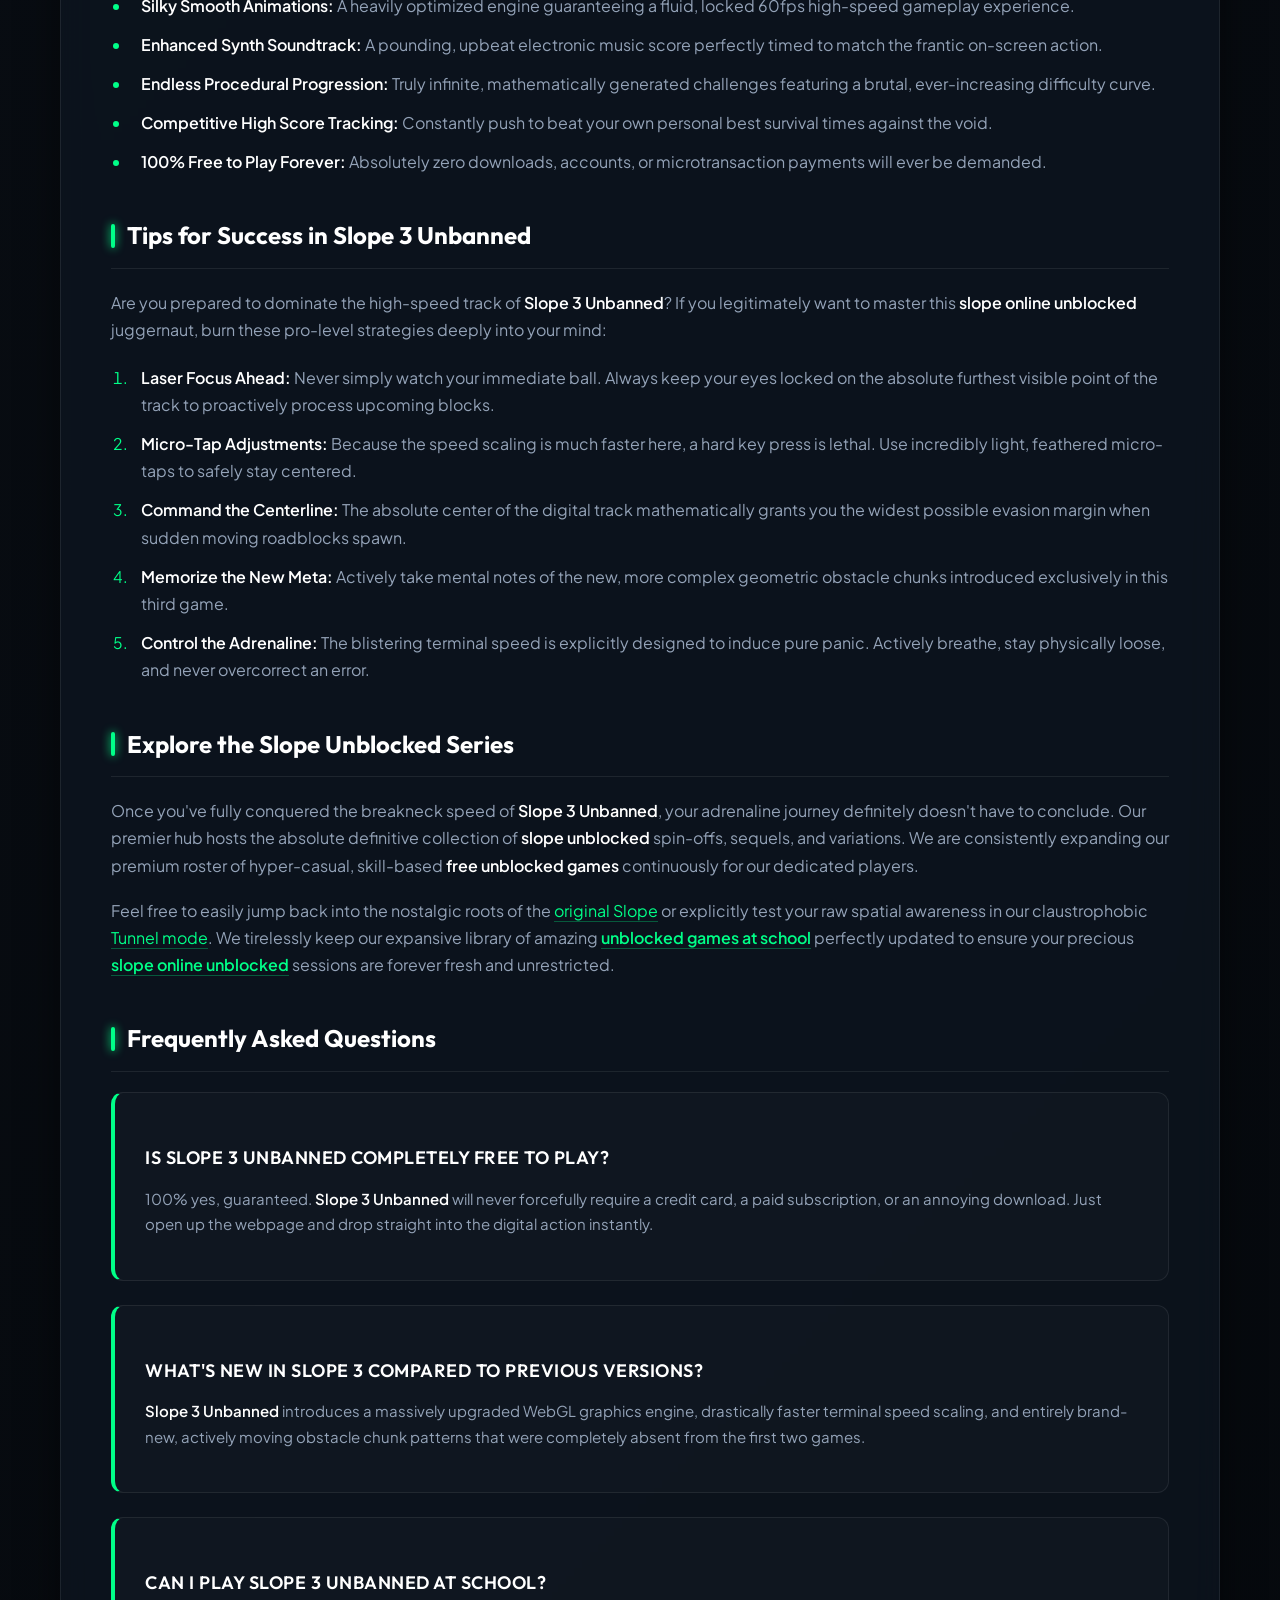
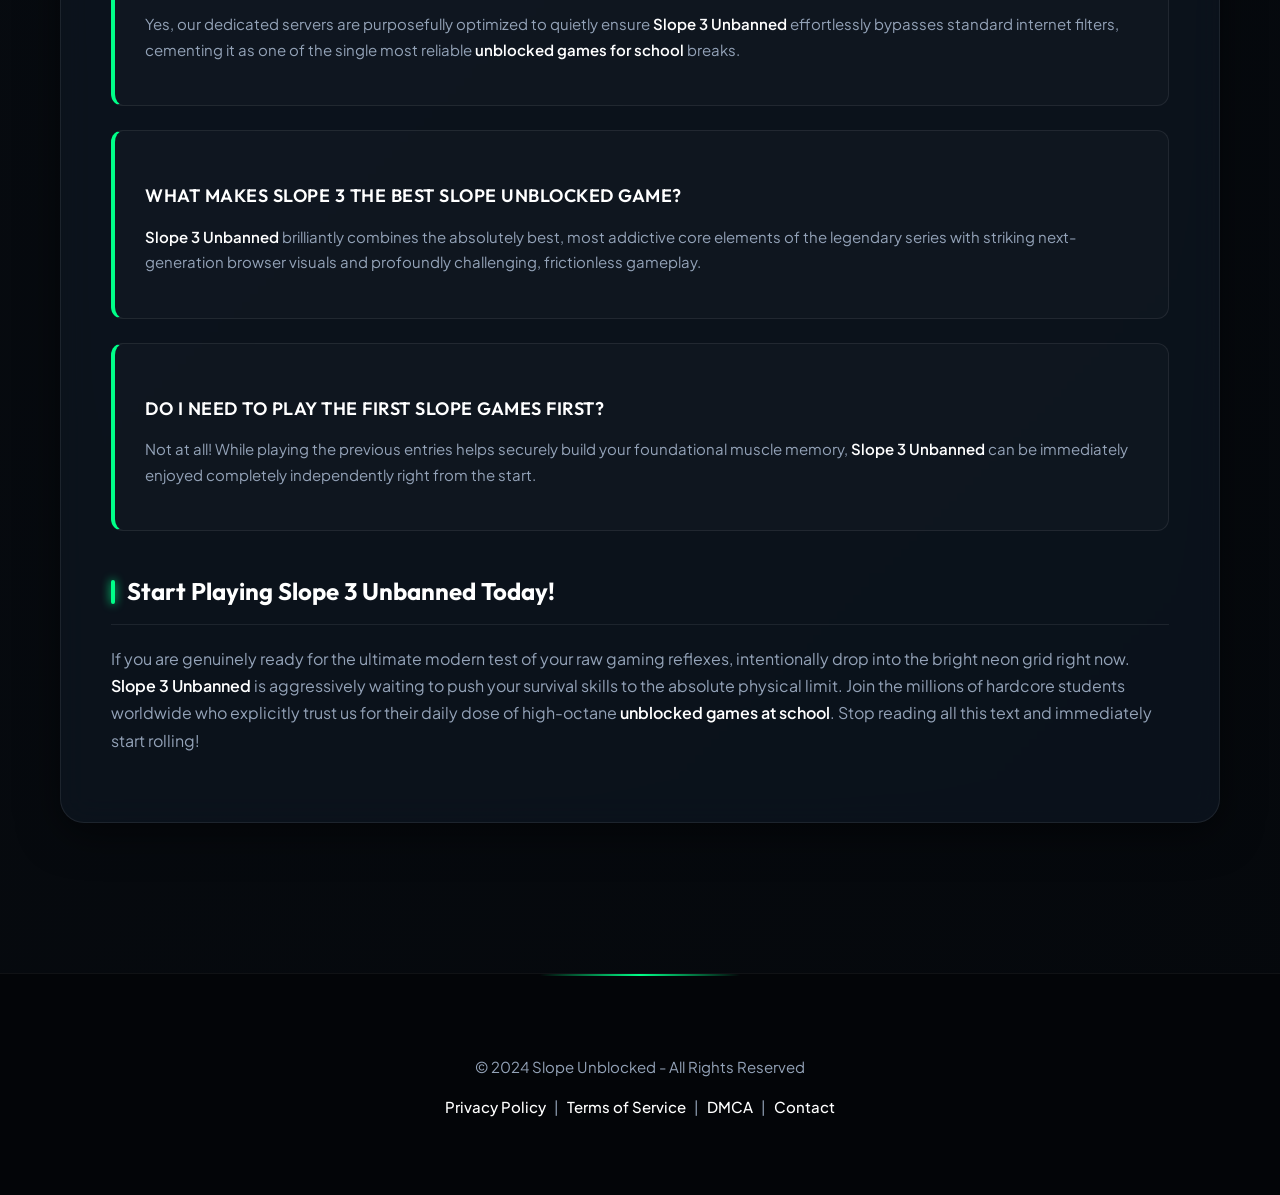
<file: game/slope-3.html>
<!doctype html>
<html lang="en">

<head>
  <meta charset="UTF-8" />
  <meta name="viewport" content="width=device-width, initial-scale=1.0" />
  <title>Slope 3 Unbanned - Play Unblocked Slope games</title>
  <meta name="description"
    content="Play Slope 3 Unbanned game online for free! Enjoy the best unblocked games at school and unblocked games for school. Slope 3 online unblocked - no downloads required. Experience the next generation endless runner with advanced graphics. Perfect for slope unblocked fans looking for free unblocked games." />
  <meta name="keywords"
    content="Slope 3 Unbanned, unblocked games at school, unblocked games for school, slope online unblocked, download slope unblocked, free unblocked games, slope 3 unblocked, slope game, slope 2, slope" />
  <meta name="author" content="Slope Unblocked" />
  <meta name="robots" content="index, follow" />
  <link rel="canonical" href="https://slope-unbanned.github.io/game/slope-3.html" />

  <meta property="og:type" content="website" />
  <meta property="og:title" content="Slope 3 Unbanned - Play Unblocked Slope games" />
  <meta property="og:description"
    content="Play Slope 3 Unbanned game online for free! Enjoy the best unblocked games at school and unblocked games for school." />
  <meta property="og:url" content="https://slope-unbanned.github.io/game/slope-3.html" />
  <meta property="og:site_name" content="Slope Unblocked" />

  <link rel="icon" href="../slope.webp" type="image/webp" />
  <link rel="stylesheet" href="../css/style.css" />

  <!-- Schema Markup -->
  <script type="application/ld+json">
  {
    "@context": "https://schema.org",
    "@type": "VideoGame",
    "name": "Slope 3",
    "description": "Play Slope 3 Unbanned game online for free! Enjoy the best unblocked games at school.",
    "genre": ["Action", "Endless Runner"],
    "playMode": "SinglePlayer",
    "applicationCategory": "Game",
    "operatingSystem": "Web Browser",
    "offers": {
      "@type": "Offer",
      "price": "0",
      "priceCurrency": "USD"
    }
  }
  </script>
  <script type="application/ld+json">
  {
    "@context": "https://schema.org",
    "@type": "BreadcrumbList",
    "itemListElement": [
      {
        "@type": "ListItem",
        "position": 1,
        "name": "Home",
        "item": "https://slope-unbanned.github.io/"
      },
      {
        "@type": "ListItem",
        "position": 2,
        "name": "Slope 3 Unbanned",
        "item": "https://slope-unbanned.github.io/game/slope-3.html"
      }
    ]
  }
  </script>
  <script type="application/ld+json">
  {
    "@context": "https://schema.org",
    "@type": "FAQPage",
    "mainEntity": [
      {
        "@type": "Question",
        "name": "Is Slope 3 Unbanned completely free to play?",
        "acceptedAnswer": {
          "@type": "Answer",
          "text": "100% yes, guaranteed. Slope 3 Unbanned will never forcefully require a credit card, a paid subscription, or an annoying download. Just open up the webpage and drop straight into the digital action instantly."
        }
      },
      {
        "@type": "Question",
        "name": "What's new in Slope 3 compared to previous versions?",
        "acceptedAnswer": {
          "@type": "Answer",
          "text": "Slope 3 Unbanned introduces a massively upgraded WebGL graphics engine, drastically faster terminal speed scaling, and entirely brand-new, actively moving obstacle chunk patterns that were completely absent from the first two games."
        }
      },
      {
        "@type": "Question",
        "name": "Can I play Slope 3 Unbanned at school?",
        "acceptedAnswer": {
          "@type": "Answer",
          "text": "Yes, our dedicated servers are purposefully optimized to quietly ensure Slope 3 Unbanned effortlessly bypasses standard internet filters, cementing it as one of the single most reliable unblocked games for school breaks."
        }
      },
      {
        "@type": "Question",
        "name": "What makes Slope 3 the best slope unblocked game?",
        "acceptedAnswer": {
          "@type": "Answer",
          "text": "Slope 3 Unbanned brilliantly combines the absolutely best, most addictive core elements of the legendary series with striking next-generation browser visuals and profoundly challenging, frictionless gameplay."
        }
      },
      {
        "@type": "Question",
        "name": "Do I need to play the first Slope games first?",
        "acceptedAnswer": {
          "@type": "Answer",
          "text": "Not at all! While playing the previous entries helps securely build your foundational muscle memory, Slope 3 Unbanned can be immediately enjoyed completely independently right from the start."
        }
      }
    ]
  }
  </script>
</head>

<body>
  <header class="header">
    <div class="header-content">
      <a href="../index.html" class="logo"><img src="../slope-unbanned-logo.webp" alt="Slope Unblocked"
          style="height: 40px; width: auto;" /></a>
      <nav class="nav">
        <a href="../index.html">Home</a>
        <a href="slope.html">Slope</a>
        <a href="slope-2.html">Slope 2</a>
        <a href="slope-3.html" class="active">Slope 3</a>
      </nav>
    </div>
  </header>

  <main>
    <div class="container">
      <div class="breadcrumb">
        <a href="../index.html">Home</a> <span>›</span> Slope 3 Unbanned
      </div>

      <section class="game-section">
        <div class="game-card">
          <div class="game-header">
            <div class="game-info">
              <img src="../slope-3.webp" alt="Slope 3 Game" class="game-icon" />
              <h2 class="game-title">Slope 3</h2>
            </div>
            <div class="game-actions">
              <div class="game-rating">
                <span class="star" data-rating="1">★</span>
                <span class="star" data-rating="2">★</span>
                <span class="star" data-rating="3">★</span>
                <span class="star" data-rating="4">★</span>
                <span class="star" data-rating="5">★</span>
              </div>
              <button class="fullscreen-btn" onclick="toggleFullscreen()">
                ⛶ Fullscreen
              </button>
            </div>
          </div>
          <div class="game-frame-container">
            <iframe class="game-frame" src="https://23azostore.github.io/s/slope-3" allowfullscreen
              allow="fullscreen; autoplay"></iframe>
          </div>
        </div>
      </section>

      <section class="related-games">
        <h2>More Slope Unblocked Games</h2>
        <div class="games-grid">
          <a href="slope.html" class="game-item">
            <img src="../slope.webp" alt="Slope" class="game-item-image" />
            <div class="game-item-play"></div>
            <div class="game-item-title">Slope</div>
          </a>
          <a href="slope-2.html" class="game-item">
            <img src="../slope-2.webp" alt="Slope 2" class="game-item-image" />
            <div class="game-item-play"></div>
            <div class="game-item-title">Slope 2</div>
          </a>
          <a href="slope-tunnel.html" class="game-item">
            <img src="../slope-tunnel.webp" alt="Slope Tunnel" class="game-item-image" />
            <div class="game-item-play"></div>
            <div class="game-item-title">Slope Tunnel</div>
          </a>
          <a href="slope-city.html" class="game-item">
            <img src="../slope-city.webp" alt="Slope City" class="game-item-image" />
            <div class="game-item-play"></div>
            <div class="game-item-title">Slope City</div>
          </a>
          <a href="slope-2-multiplayer.html" class="game-item">
            <img src="../slope-2-multiplayer.webp" alt="Slope 2 Multiplayer" class="game-item-image" />
            <div class="game-item-play"></div>
            <div class="game-item-title">Slope 2 Multiplayer</div>
          </a>
        </div>
      </section>

      <article class="seo-content">
        <h1>
          Play Slope 3 Unbanned Game Free Online - Next Generation Endless
          Runner
        </h1>

        <p>
          Welcome to the hyper-speed future of browser gaming with <strong>Slope 3 Unbanned</strong>, the absolute next evolution in the legendary Slope series! If you're on a relentless search for premium <strong>unblocked games at school</strong> or top-tier <strong>unblocked games for school</strong> to play over your breaks, you are in for an incredible treat. Slope 3 Unbanned proudly delivers the ultimate, definitive <strong>slope 3 online unblocked</strong> experience featuring cutting-edge WebGL graphics, flawless physics, and punishingly intense gameplay. This is <strong>slope unblocked</strong> gaming refined to its absolute finest form.
        </p>

        <h2>What is Slope 3 Unbanned Game?</h2>
        <p>
          <strong>Slope 3 Unbanned</strong> confidently represents the next true generation of 3D endless runner games within the universally beloved Slope gaming franchise. Masterfully building directly upon the massive, viral success of both <a href="slope.html">Slope</a> and <a href="slope-2.html">Slope 2</a>, this third installment aggressively pushes the technical boundaries even further. It launches with stunningly vibrant visuals, significantly more complex moving obstacles, and a hyper-addictive gameplay loop that consistently keeps hardcore players fiercely coming back for "just one more run."
        </p>

        <p>
          Firmly established as one of the most highly anticipated <strong>unblocked games for school</strong>, Slope 3 Unbanned features radically enhanced physical collision detection, buttery-smoother frame animations, and uniquely generated challenges that will push even the most seasoned, skilled veteran players to their absolute breaking point. The iconic neon-lit cyber environments are richer and more vibrant than ever before, creating an impossibly immersive visual experience that decisively sets an entirely new, gold-standard benchmark for <strong>slope online unblocked</strong> arcade gaming.
        </p>

        <h2>How to Play Slope 3 Unbanned</h2>
        <p>
          Mastering the punishing speed of <strong>Slope 3 Unbanned</strong> intelligently builds right upon your previous foundational Slope experience while actively introducing devious new mechanical challenges. The core survival mechanics remain pleasantly familiar but demand more precision: flawlessly navigate your glowing neon ball down a plummeting, endless geometric slope, actively avoid all red geometric obstacles, and fight to achieve the absolute highest survival score possible without flying off into the endless void.
        </p>

        <h3>Game Controls:</h3>
        <ul>
          <li>
            <strong>Arrow Keys (← →):</strong> Utilize the left and right directional arrows for incredibly precise, split-second ball control at maximum velocity.
          </li>
          <li>
            <strong>Mouse Movement:</strong> Opt for an ultra-smooth, intuitive mouse-based steering scheme for fluid, analog-like control.
          </li>
          <li>
            <strong>Touch Controls:</strong> Employ rapid swipe gestures designed specifically for highly responsive mobile and tablet play.
          </li>
        </ul>

        <p>
          The core handling controls actually feel significantly tighter and more responsive in Slope 3 Unbanned, specifically allowing for aggressive, razor-thin evasive maneuvers at truly blinding speeds. This demanded level of precision is absolutely crucial when suddenly facing down the entirely new, randomized obstacle hurdle patterns that are completely unique to this specific installment of <strong>slope unblocked</strong> gaming.
        </p>

        <h2>
          Why Slope 3 Unbanned is Among the Best Unblocked Games at School
        </h2>
        <p>
          <strong>Slope 3 Unbanned</strong> has emphatically and quickly become a top-tier choice for millions of students actively looking for high-quality <strong>unblocked games for school</strong>. The striking combination of next-generation browser visuals and incredibly challenging, satisfying gameplay creates a robust experience that easily rivals many heavy, downloadable desktop games, yet it is all available instantaneously, directly inside your standard web browser.
        </p>

        <p>
          Exactly like its viral predecessors, Slope 3 Unbanned reliably loads entirely in a flash with zero external downloads required whatsoever. This inherently makes it absolutely perfect for restrictive school environments where you simply need rapid, reliable entertainment strictly between your structured classes. The optimized 3D game engine runs spectacularly smoothly on virtually any computer equipped with a basic web browser, scaling perfectly from decades-old lab computers to the ultra-modern, lightweight Chromebooks.
        </p>

        <p>
          What truly sets Slope 3 Unbanned leagues apart from all other generic <strong>unblocked games at school</strong> is its masterful, perfect balance of easy accessibility and punishing depth. Completely new players can pick it up and instantly understand the assignment, while grizzled, experienced players will consistently find enough dynamic difficulty depth to keep them intensely engaged and sweating for hours.
        </p>

        <h2>Slope 3 Unbanned Game Features</h2>
        <ul>
          <li>
            <strong>Next-Gen Web Graphics:</strong> Stunning, optimized visual shader improvements completely surpassing all previous foundational versions.
          </li>
          <li>
            <strong>Advanced Collision Physics:</strong> Significantly more realistic, weighty ball movement and razor-accurate hitbox collisions.
          </li>
          <li>
            <strong>New Obstacle Types:</strong> Highly innovative, actively moving barriers and complex, winding geometric challenges.
          </li>
          <li>
            <strong>Silky Smooth Animations:</strong> A heavily optimized engine guaranteeing a fluid, locked 60fps high-speed gameplay experience.
          </li>
          <li>
            <strong>Enhanced Synth Soundtrack:</strong> A pounding, upbeat electronic music score perfectly timed to match the frantic on-screen action.
          </li>
          <li>
            <strong>Endless Procedural Progression:</strong> Truly infinite, mathematically generated challenges featuring a brutal, ever-increasing difficulty curve.
          </li>
          <li>
            <strong>Competitive High Score Tracking:</strong> Constantly push to beat your own personal best survival times against the void.
          </li>
          <li>
            <strong>100% Free to Play Forever:</strong> Absolutely zero downloads, accounts, or microtransaction payments will ever be demanded.
          </li>
        </ul>

        <h2>Tips for Success in Slope 3 Unbanned</h2>
        <p>
          Are you prepared to dominate the high-speed track of <strong>Slope 3 Unbanned</strong>? If you legitimately want to master this <strong>slope online unblocked</strong> juggernaut, burn these pro-level strategies deeply into your mind:
        </p>

        <ol>
          <li>
            <strong>Laser Focus Ahead:</strong> Never simply watch your immediate ball. Always keep your eyes locked on the absolute furthest visible point of the track to proactively process upcoming blocks.
          </li>
          <li>
            <strong>Micro-Tap Adjustments:</strong> Because the speed scaling is much faster here, a hard key press is lethal. Use incredibly light, feathered micro-taps to safely stay centered.
          </li>
          <li>
            <strong>Command the Centerline:</strong> The absolute center of the digital track mathematically grants you the widest possible evasion margin when sudden moving roadblocks spawn.
          </li>
          <li>
            <strong>Memorize the New Meta:</strong> Actively take mental notes of the new, more complex geometric obstacle chunks introduced exclusively in this third game.
          </li>
          <li>
            <strong>Control the Adrenaline:</strong> The blistering terminal speed is explicitly designed to induce pure panic. Actively breathe, stay physically loose, and never overcorrect an error.
          </li>
        </ol>

        <h2>Explore the Slope Unblocked Series</h2>
        <p>
          Once you've fully conquered the breakneck speed of <strong>Slope 3 Unbanned</strong>, your adrenaline journey definitely doesn't have to conclude. Our premier hub hosts the absolute definitive collection of <strong>slope unblocked</strong> spin-offs, sequels, and variations. We are consistently expanding our premium roster of hyper-casual, skill-based <strong>free unblocked games</strong> continuously for our dedicated players.
        </p>

        <p>
          Feel free to easily jump back into the nostalgic roots of the <a href="slope.html">original Slope</a> or explicitly test your raw spatial awareness in our claustrophobic <a href="slope-tunnel.html">Tunnel mode</a>. We tirelessly keep our expansive library of amazing <a href="../index.html"><strong>unblocked games at school</strong></a> perfectly updated to ensure your precious <a href="slope-3.html"><strong>slope online unblocked</strong></a> sessions are forever fresh and unrestricted.
        </p>

        <h2>Frequently Asked Questions</h2>

        <div class="faq-item">
          <h3>Is Slope 3 Unbanned completely free to play?</h3>
          <p>
            100% yes, guaranteed. <strong>Slope 3 Unbanned</strong> will never forcefully require a credit card, a paid subscription, or an annoying download. Just open up the webpage and drop straight into the digital action instantly.
          </p>
        </div>

        <div class="faq-item">
          <h3>What's new in Slope 3 compared to previous versions?</h3>
          <p>
            <strong>Slope 3 Unbanned</strong> introduces a massively upgraded WebGL graphics engine, drastically faster terminal speed scaling, and entirely brand-new, actively moving obstacle chunk patterns that were completely absent from the first two games.
          </p>
        </div>

        <div class="faq-item">
          <h3>Can I play Slope 3 Unbanned at school?</h3>
          <p>
            Yes, our dedicated servers are purposefully optimized to quietly ensure <strong>Slope 3 Unbanned</strong> effortlessly bypasses standard internet filters, cementing it as one of the single most reliable <strong>unblocked games for school</strong> breaks.
          </p>
        </div>

        <div class="faq-item">
          <h3>What makes Slope 3 the best slope unblocked game?</h3>
          <p>
            <strong>Slope 3 Unbanned</strong> brilliantly combines the absolutely best, most addictive core elements of the legendary series with striking next-generation browser visuals and profoundly challenging, frictionless gameplay.
          </p>
        </div>

        <div class="faq-item">
          <h3>Do I need to play the first Slope games first?</h3>
          <p>
            Not at all! While playing the previous entries helps securely build your foundational muscle memory, <strong>Slope 3 Unbanned</strong> can be immediately enjoyed completely independently right from the start.
          </p>
        </div>

        <h2>Start Playing Slope 3 Unbanned Today!</h2>
        <p>
          If you are genuinely ready for the ultimate modern test of your raw gaming reflexes, intentionally drop into the bright neon grid right now. <strong>Slope 3 Unbanned</strong> is aggressively waiting to push your survival skills to the absolute physical limit. Join the millions of hardcore students worldwide who explicitly trust us for their daily dose of high-octane <strong>unblocked games at school</strong>. Stop reading all this text and immediately start rolling!
        </p>

        <p class="keywords">
          Keywords: Slope 3 Unbanned, unblocked games at school, unblocked
          games for school, slope online unblocked, download slope unblocked,
          free unblocked games
        </p>
      </article>


    </div>
  </main>

  <footer class="footer">
    <div class="container">
      <p>&copy; 2024 Slope Unblocked - All Rights Reserved</p>
      <p>
        <a href="../privacy-policy.html">Privacy Policy</a> |
        <a href="../terms.html">Terms of Service</a> |
        <a href="../dmca.html">DMCA</a> |
        <a href="../contact.html">Contact</a>
      </p>
    </div>
  </footer>

  <script src="../js/main.js"></script>
</body>

</html>
</file>
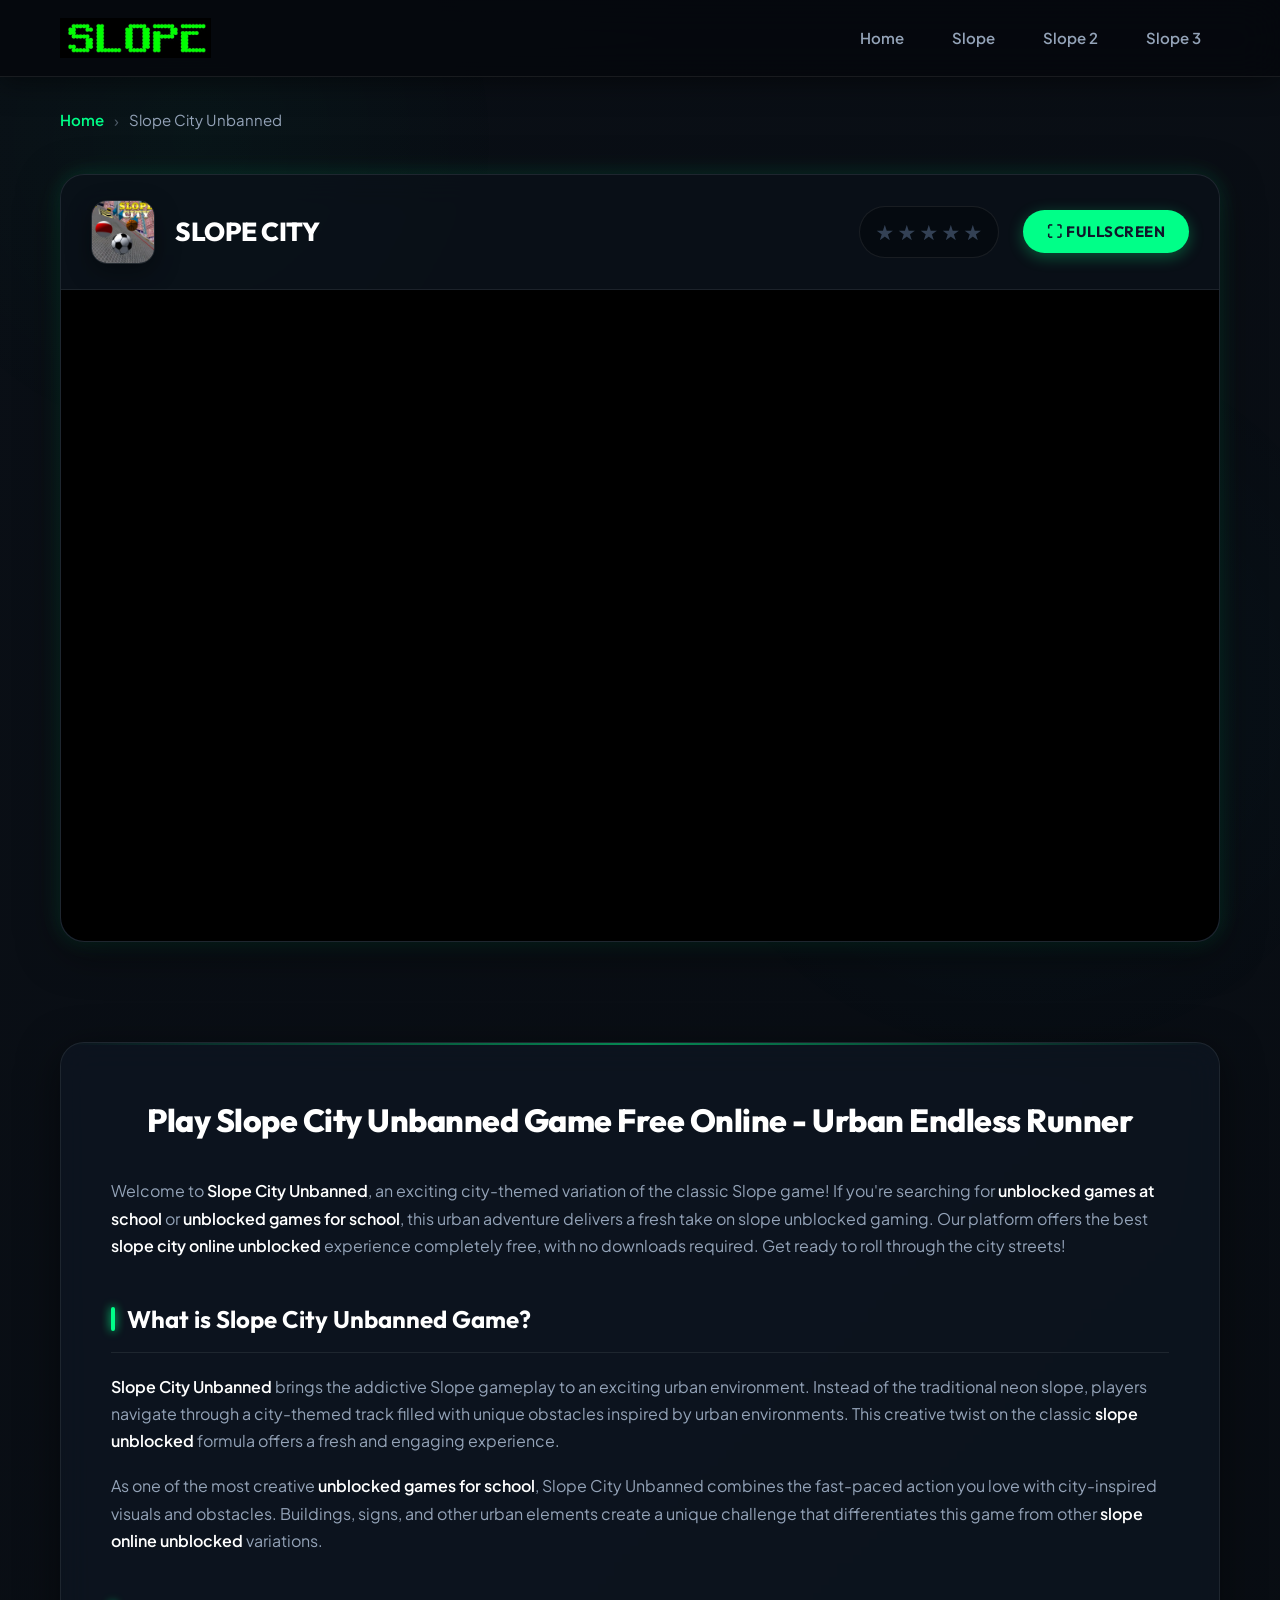
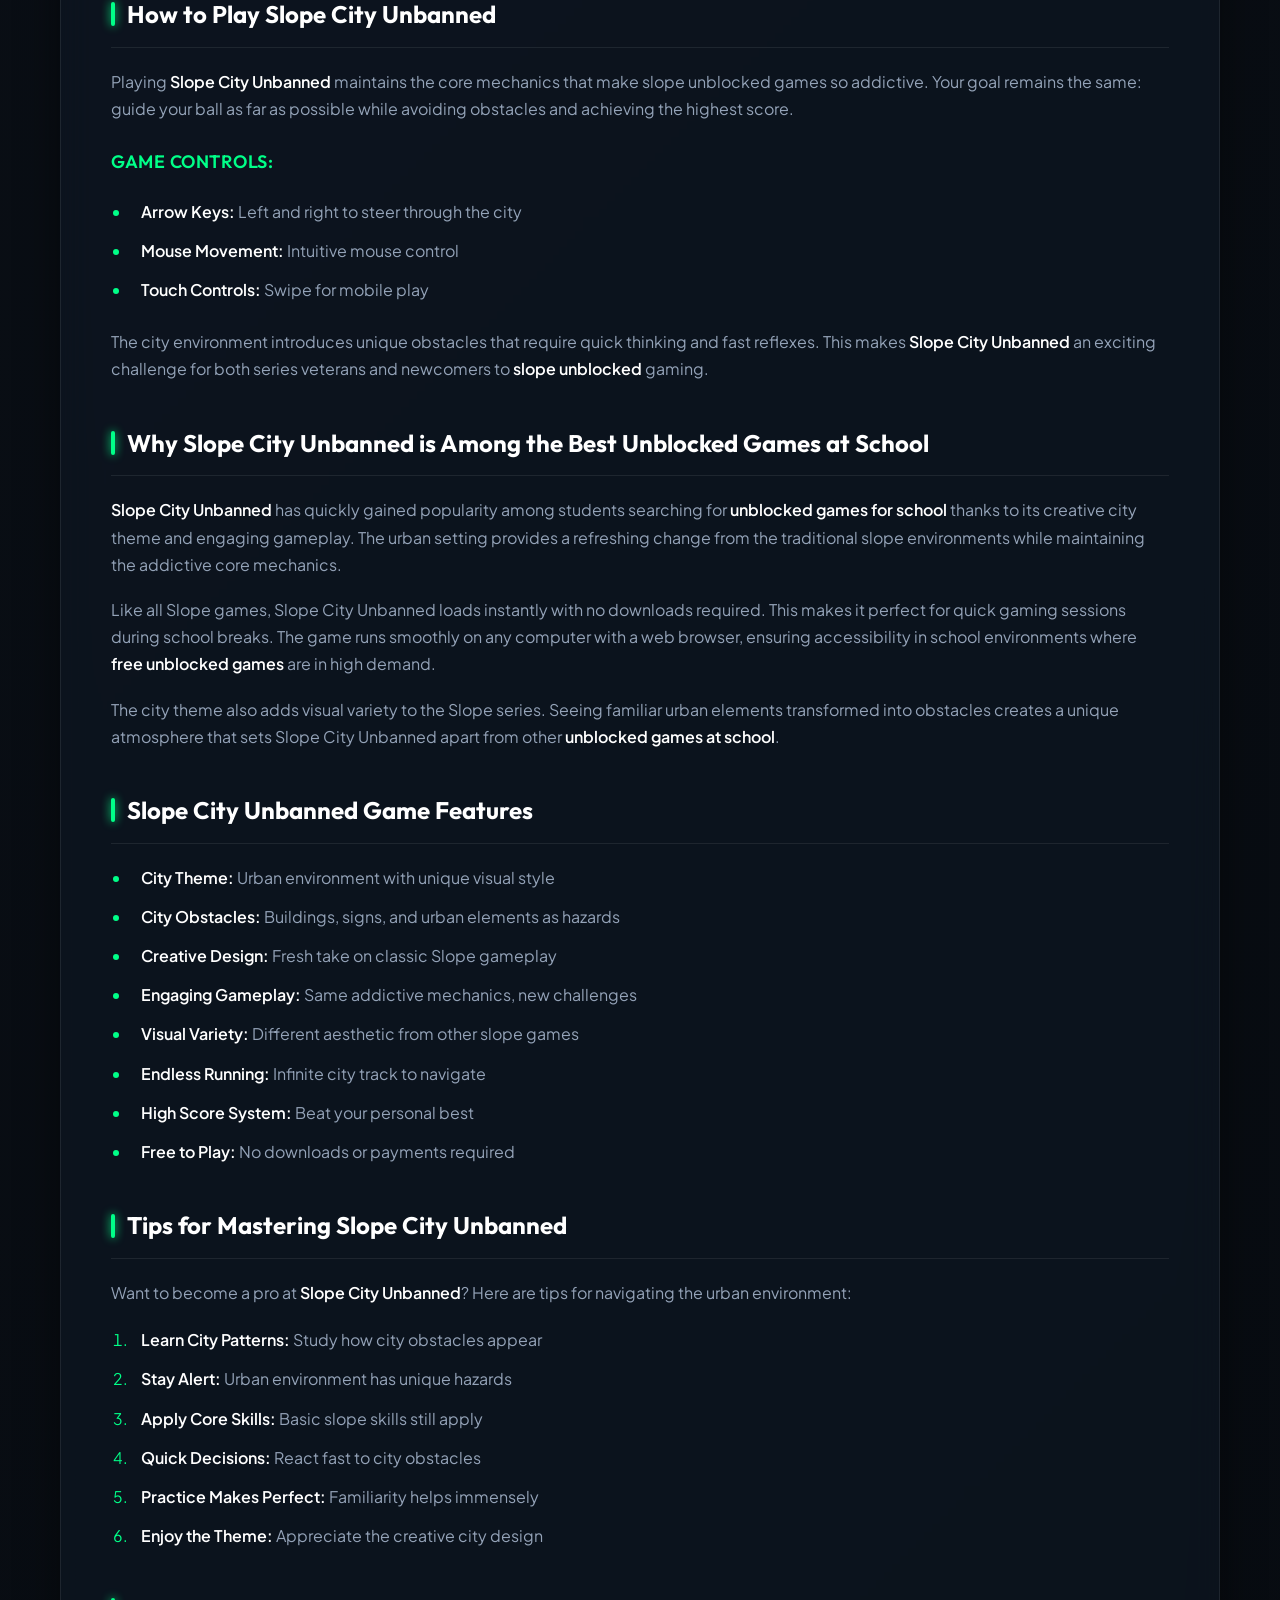
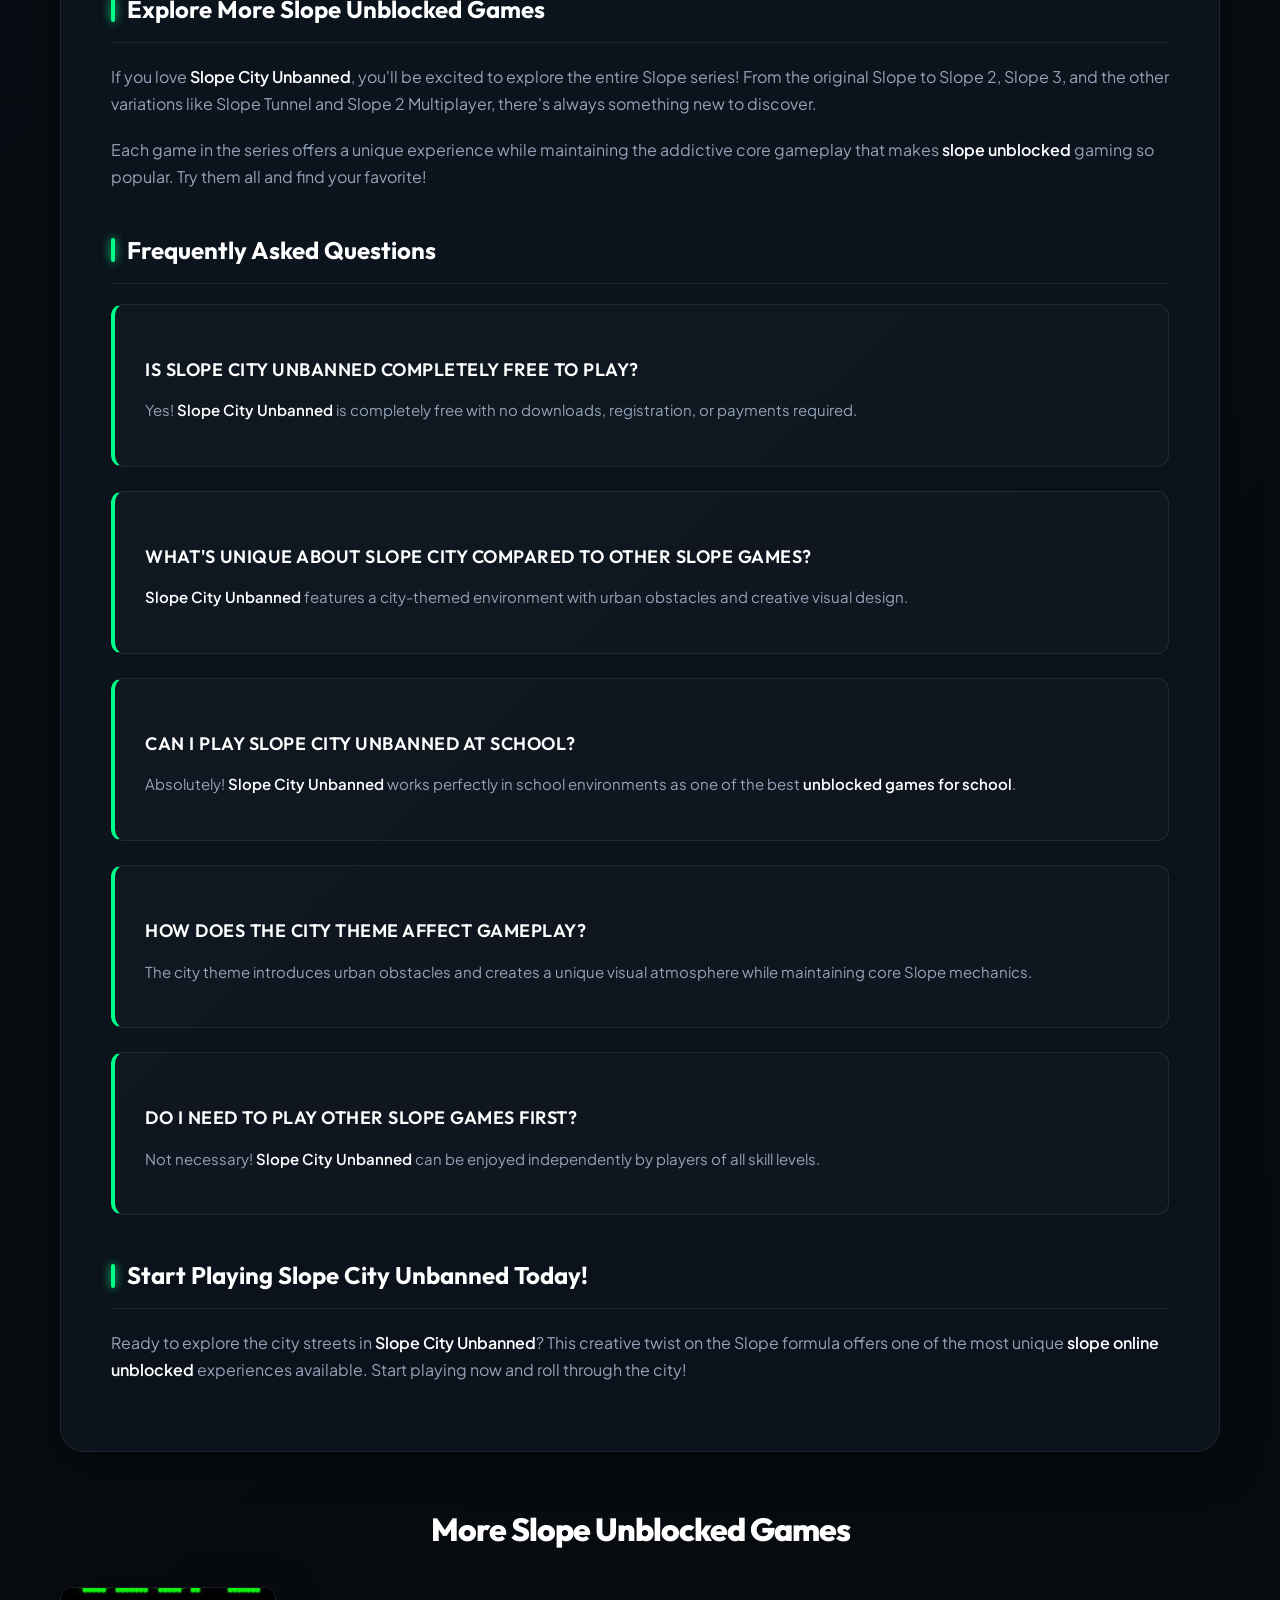
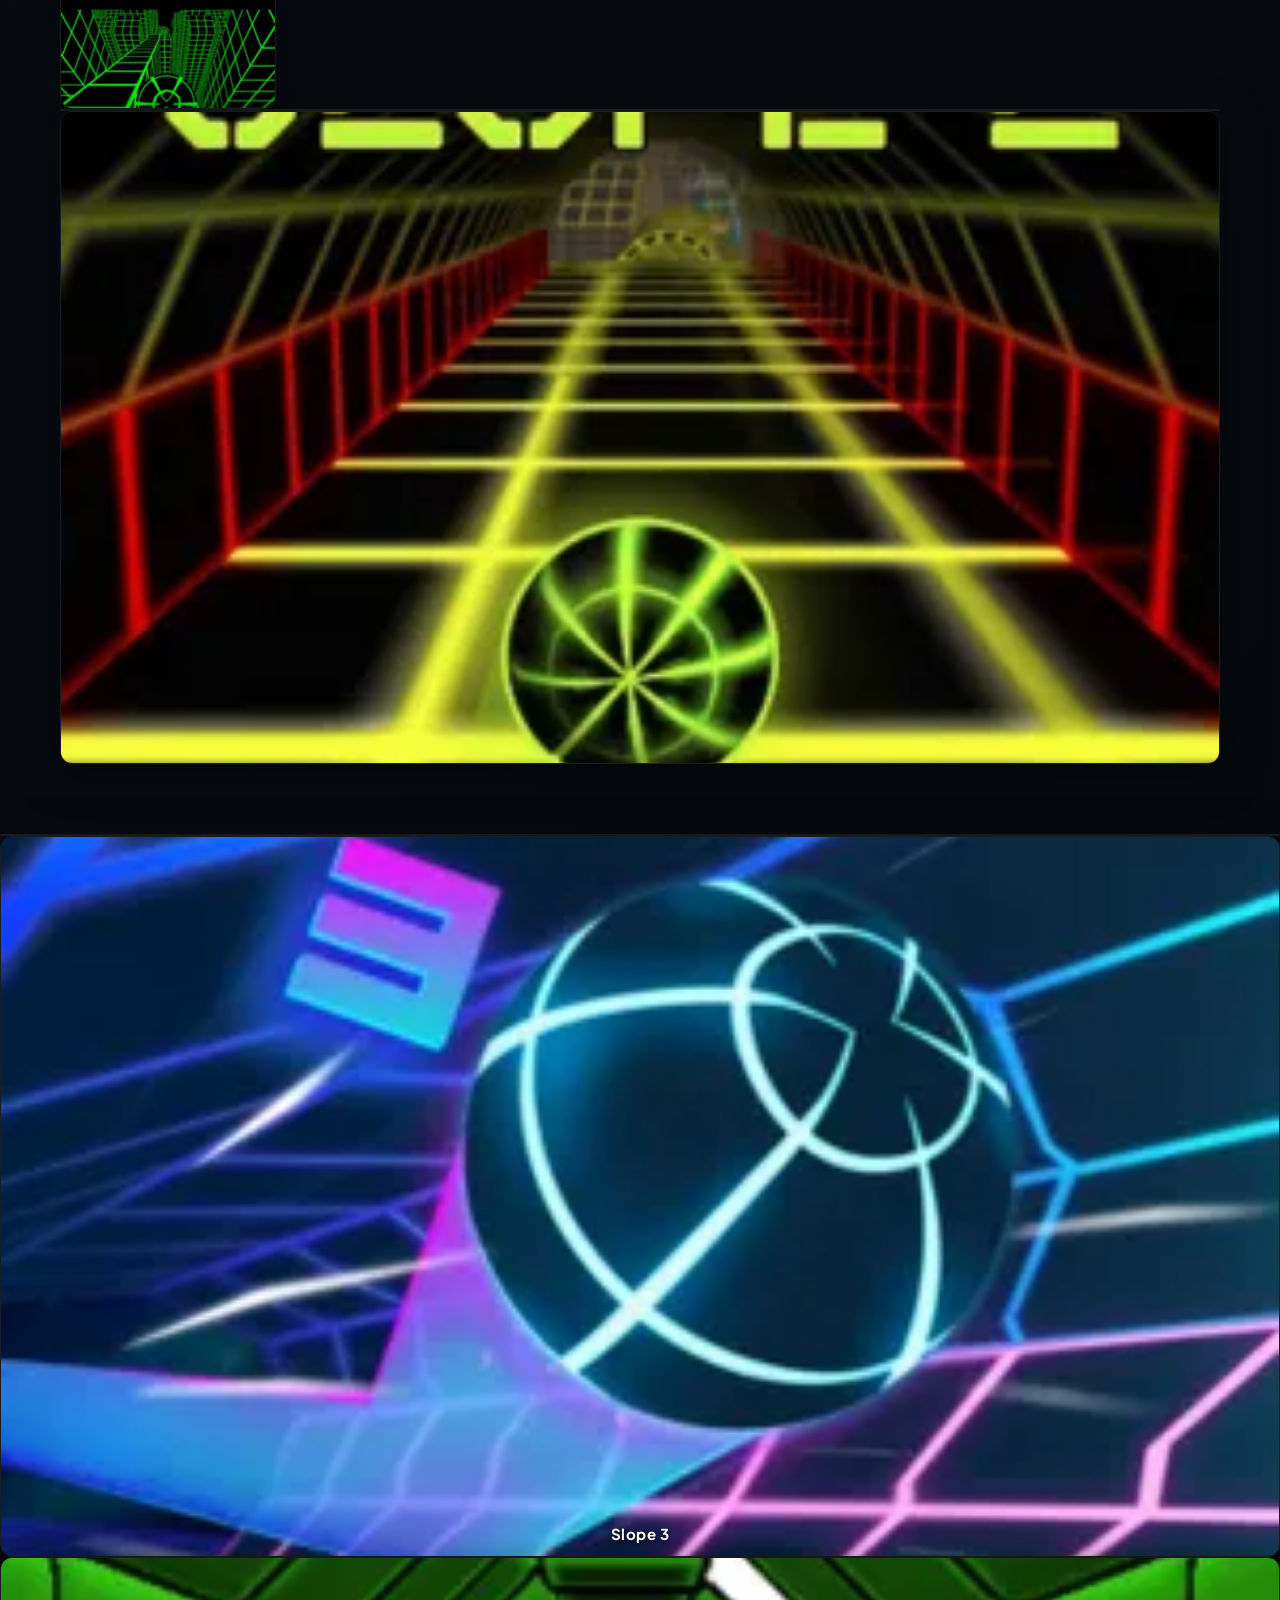
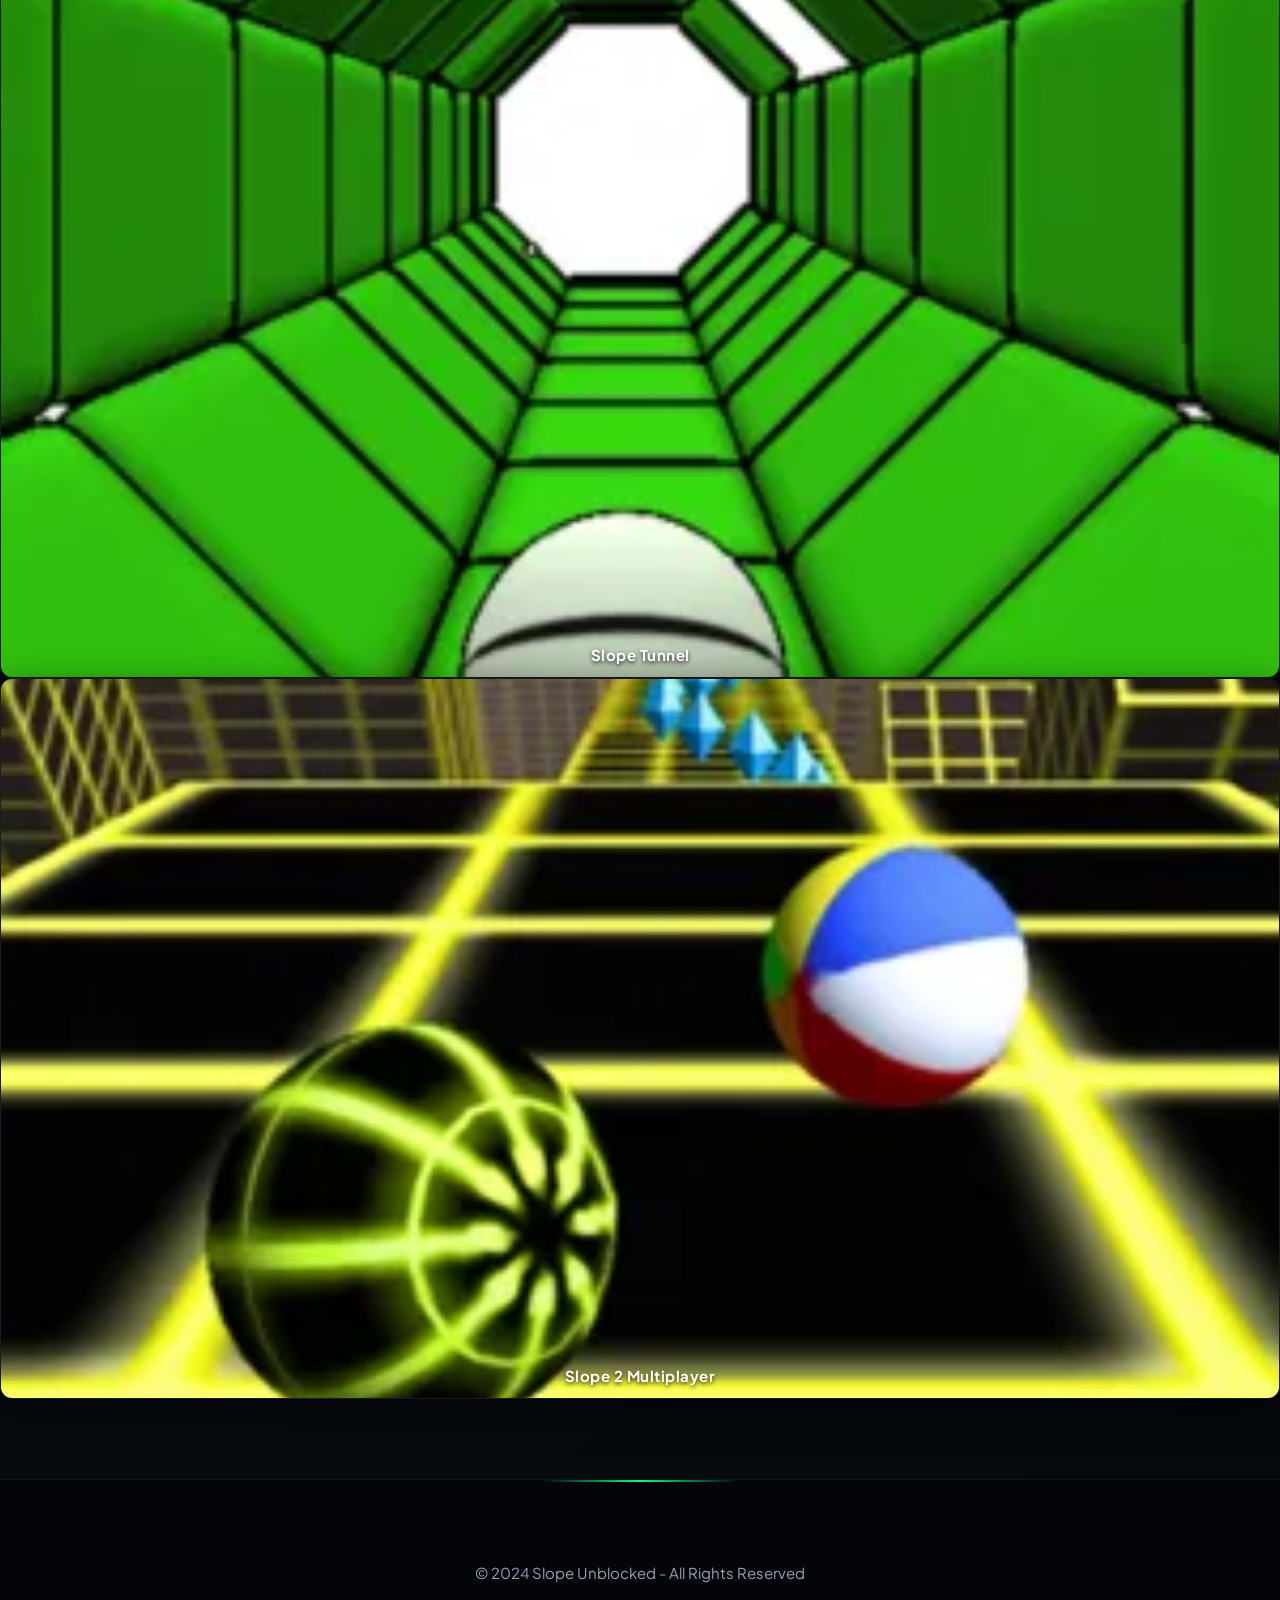
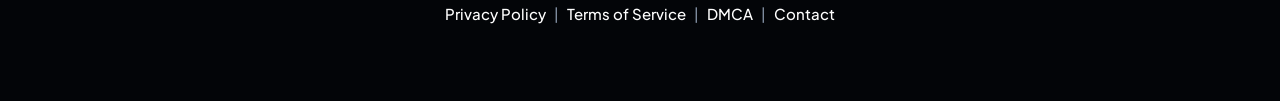
<file: game/slope-city.html>
<!doctype html>
<html lang="en">
  <head>
    <meta charset="UTF-8" />
    <meta name="viewport" content="width=device-width, initial-scale=1.0" />
    <title>Slope City Unbanned - Play Unblocked Slope games</title>
    <meta
      name="description"
      content="Play Slope City Unbanned game online for free! Enjoy the best unblocked games at school and unblocked games for school. Slope City online unblocked - no downloads required. Experience the urban endless runner with city-themed obstacles. Perfect for slope unblocked fans looking for free unblocked games."
    />
    <meta
      name="keywords"
      content="Slope City Unbanned, unblocked games at school, unblocked games for school, slope online unblocked, download slope unblocked, free unblocked games, slope city unblocked, slope game, slope 2, slope 3"
    />
    <meta name="author" content="Slope Unblocked" />
    <meta name="robots" content="index, follow" />
    <link
      rel="canonical"
      href="https://slope-unbanned.github.io/game/slope-city.html"
    />

    <meta property="og:type" content="website" />
    <meta
      property="og:title"
      content="Slope City Unbanned - Play Unblocked Slope games"
    />
    <meta
      property="og:description"
      content="Play Slope City Unbanned game online for free! Enjoy the best unblocked games at school and unblocked games for school."
    />
    <meta
      property="og:url"
      content="https://slope-unbanned.github.io/game/slope-city.html"
    />
    <meta property="og:site_name" content="Slope Unblocked" />

    <link rel="icon" href="../slope.webp" type="image/webp" />
    <link rel="stylesheet" href="../css/style.css" />
  </head>
  <body>
    <header class="header">
      <div class="header-content">
        <a href="../index.html" class="logo"><img src="../slope-unbanned-logo.webp" alt="Slope Unblocked" style="height: 40px; width: auto;" /></a>
        <nav class="nav">
          <a href="../index.html">Home</a>
          <a href="slope.html">Slope</a>
          <a href="slope-2.html">Slope 2</a>
          <a href="slope-3.html">Slope 3</a>
        </nav>
      </div>
    </header>

    <main>
      <div class="container">
        <div class="breadcrumb">
          <a href="../index.html">Home</a> <span>›</span> Slope City Unbanned
        </div>

        <section class="game-section">
          <div class="game-card">
            <div class="game-header">
              <div class="game-info">
                <img
                  src="../slope-city.webp"
                  alt="Slope City Game"
                  class="game-icon"
                />
                <h2 class="game-title">Slope City</h2>
              </div>
              <div class="game-actions">
                <div class="game-rating">
                  <span class="star" data-rating="1">★</span>
                  <span class="star" data-rating="2">★</span>
                  <span class="star" data-rating="3">★</span>
                  <span class="star" data-rating="4">★</span>
                  <span class="star" data-rating="5">★</span>
                </div>
                <button class="fullscreen-btn" onclick="toggleFullscreen()">
                  ⛶ Fullscreen
                </button>
              </div>
            </div>
            <div class="game-frame-container">
              <iframe
                class="game-frame"
                src="https://23azostore.github.io/s7/slope-city"
                allowfullscreen
                allow="fullscreen; autoplay"
              ></iframe>
            </div>
          </div>
        </section>

        <article class="seo-content">
          <h1>
            Play Slope City Unbanned Game Free Online - Urban Endless Runner
          </h1>

          <p>
            Welcome to <strong>Slope City Unbanned</strong>, an exciting
            city-themed variation of the classic Slope game! If you're searching
            for <strong>unblocked games at school</strong> or
            <strong>unblocked games for school</strong>, this urban adventure
            delivers a fresh take on slope unblocked gaming. Our platform offers
            the best <strong>slope city online unblocked</strong> experience
            completely free, with no downloads required. Get ready to roll
            through the city streets!
          </p>

          <h2>What is Slope City Unbanned Game?</h2>
          <p>
            <strong>Slope City Unbanned</strong> brings the addictive Slope
            gameplay to an exciting urban environment. Instead of the
            traditional neon slope, players navigate through a city-themed track
            filled with unique obstacles inspired by urban environments. This
            creative twist on the classic
            <strong>slope unblocked</strong> formula offers a fresh and engaging
            experience.
          </p>

          <p>
            As one of the most creative
            <strong>unblocked games for school</strong>, Slope City Unbanned
            combines the fast-paced action you love with city-inspired visuals
            and obstacles. Buildings, signs, and other urban elements create a
            unique challenge that differentiates this game from other
            <strong>slope online unblocked</strong> variations.
          </p>

          <h2>How to Play Slope City Unbanned</h2>
          <p>
            Playing <strong>Slope City Unbanned</strong> maintains the core
            mechanics that make slope unblocked games so addictive. Your goal
            remains the same: guide your ball as far as possible while avoiding
            obstacles and achieving the highest score.
          </p>

          <h3>Game Controls:</h3>
          <ul>
            <li>
              <strong>Arrow Keys:</strong> Left and right to steer through the
              city
            </li>
            <li><strong>Mouse Movement:</strong> Intuitive mouse control</li>
            <li><strong>Touch Controls:</strong> Swipe for mobile play</li>
          </ul>

          <p>
            The city environment introduces unique obstacles that require quick
            thinking and fast reflexes. This makes
            <strong>Slope City Unbanned</strong> an exciting challenge for both
            series veterans and newcomers to
            <strong>slope unblocked</strong> gaming.
          </p>

          <h2>
            Why Slope City Unbanned is Among the Best Unblocked Games at School
          </h2>
          <p>
            <strong>Slope City Unbanned</strong> has quickly gained popularity
            among students searching for
            <strong>unblocked games for school</strong> thanks to its creative
            city theme and engaging gameplay. The urban setting provides a
            refreshing change from the traditional slope environments while
            maintaining the addictive core mechanics.
          </p>

          <p>
            Like all Slope games, Slope City Unbanned loads instantly with no
            downloads required. This makes it perfect for quick gaming sessions
            during school breaks. The game runs smoothly on any computer with a
            web browser, ensuring accessibility in school environments where
            <strong>free unblocked games</strong> are in high demand.
          </p>

          <p>
            The city theme also adds visual variety to the Slope series. Seeing
            familiar urban elements transformed into obstacles creates a unique
            atmosphere that sets Slope City Unbanned apart from other
            <strong>unblocked games at school</strong>.
          </p>

          <h2>Slope City Unbanned Game Features</h2>
          <ul>
            <li>
              <strong>City Theme:</strong> Urban environment with unique visual
              style
            </li>
            <li>
              <strong>City Obstacles:</strong> Buildings, signs, and urban
              elements as hazards
            </li>
            <li>
              <strong>Creative Design:</strong> Fresh take on classic Slope
              gameplay
            </li>
            <li>
              <strong>Engaging Gameplay:</strong> Same addictive mechanics, new
              challenges
            </li>
            <li>
              <strong>Visual Variety:</strong> Different aesthetic from other
              slope games
            </li>
            <li>
              <strong>Endless Running:</strong> Infinite city track to navigate
            </li>
            <li><strong>High Score System:</strong> Beat your personal best</li>
            <li>
              <strong>Free to Play:</strong> No downloads or payments required
            </li>
          </ul>

          <h2>Tips for Mastering Slope City Unbanned</h2>
          <p>
            Want to become a pro at <strong>Slope City Unbanned</strong>? Here
            are tips for navigating the urban environment:
          </p>

          <ol>
            <li>
              <strong>Learn City Patterns:</strong> Study how city obstacles
              appear
            </li>
            <li>
              <strong>Stay Alert:</strong> Urban environment has unique hazards
            </li>
            <li>
              <strong>Apply Core Skills:</strong> Basic slope skills still apply
            </li>
            <li>
              <strong>Quick Decisions:</strong> React fast to city obstacles
            </li>
            <li>
              <strong>Practice Makes Perfect:</strong> Familiarity helps
              immensely
            </li>
            <li>
              <strong>Enjoy the Theme:</strong> Appreciate the creative city
              design
            </li>
          </ol>

          <h2>Explore More Slope Unblocked Games</h2>
          <p>
            If you love <strong>Slope City Unbanned</strong>, you'll be excited
            to explore the entire Slope series! From the original Slope to Slope
            2, Slope 3, and the other variations like Slope Tunnel and Slope 2
            Multiplayer, there's always something new to discover.
          </p>

          <p>
            Each game in the series offers a unique experience while maintaining
            the addictive core gameplay that makes
            <strong>slope unblocked</strong> gaming so popular. Try them all and
            find your favorite!
          </p>

          <h2>Frequently Asked Questions</h2>

          <div class="faq-item">
            <h3>Is Slope City Unbanned completely free to play?</h3>
            <p>
              Yes! <strong>Slope City Unbanned</strong> is completely free with
              no downloads, registration, or payments required.
            </p>
          </div>

          <div class="faq-item">
            <h3>
              What's unique about Slope City compared to other Slope games?
            </h3>
            <p>
              <strong>Slope City Unbanned</strong> features a city-themed
              environment with urban obstacles and creative visual design.
            </p>
          </div>

          <div class="faq-item">
            <h3>Can I play Slope City Unbanned at school?</h3>
            <p>
              Absolutely! <strong>Slope City Unbanned</strong> works perfectly
              in school environments as one of the best
              <strong>unblocked games for school</strong>.
            </p>
          </div>

          <div class="faq-item">
            <h3>How does the city theme affect gameplay?</h3>
            <p>
              The city theme introduces urban obstacles and creates a unique
              visual atmosphere while maintaining core Slope mechanics.
            </p>
          </div>

          <div class="faq-item">
            <h3>Do I need to play other Slope games first?</h3>
            <p>
              Not necessary! <strong>Slope City Unbanned</strong> can be enjoyed
              independently by players of all skill levels.
            </p>
          </div>

          <h2>Start Playing Slope City Unbanned Today!</h2>
          <p>
            Ready to explore the city streets in
            <strong>Slope City Unbanned</strong>? This creative twist on the
            Slope formula offers one of the most unique
            <strong>slope online unblocked</strong> experiences available. Start
            playing now and roll through the city!
          </p>

          <p class="keywords">
            Keywords: Slope City Unbanned, unblocked games at school, unblocked
            games for school, slope online unblocked, download slope unblocked,
            free unblocked games
          </p>
        </article>

        <section class="related-games">
          <h2>More Slope Unblocked Games</h2>
          <div class="games-grid">
            <a href="slope.html" class="game-item">
              <img src="../slope.webp" alt="Slope" class="game-item-image" />
              </div>
              <div class="game-item-title">Slope</div>
            </a>
            <a href="slope-2.html" class="game-item">
              <img src="../slope-2.webp" alt="Slope 2" class="game-item-image" />
              </div>
              <div class="game-item-title">Slope 2</div>
            </a>
            <a href="slope-3.html" class="game-item">
              <img src="../slope-3.webp" alt="Slope 3" class="game-item-image" />
              </div>
              <div class="game-item-title">Slope 3</div>
            </a>
            <a href="slope-tunnel.html" class="game-item">
              <img
                src="../slope-tunnel.webp"
                alt="Slope Tunnel"
                class="game-item-image"
              />
              </div>
              <div class="game-item-title">Slope Tunnel</div>
            </a>
            <a href="slope-2-multiplayer.html" class="game-item">
              <img
                src="../slope-2-multiplayer.webp"
                alt="Slope 2 Multiplayer"
                class="game-item-image"
              />
              </div>
              <div class="game-item-title">Slope 2 Multiplayer</div>
            </a>
          </div>
        </section>
      </div>
    </main>

    <footer class="footer">
      <div class="container">
        <p>&copy; 2024 Slope Unblocked - All Rights Reserved</p>
        <p>
          <a href="../privacy-policy.html">Privacy Policy</a> | 
          <a href="../terms.html">Terms of Service</a> | 
          <a href="../dmca.html">DMCA</a> | 
          <a href="../contact.html">Contact</a>
        </p>
      </div>
    </footer>

    <script src="../js/main.js"></script>
  </body>
</html>
</file>
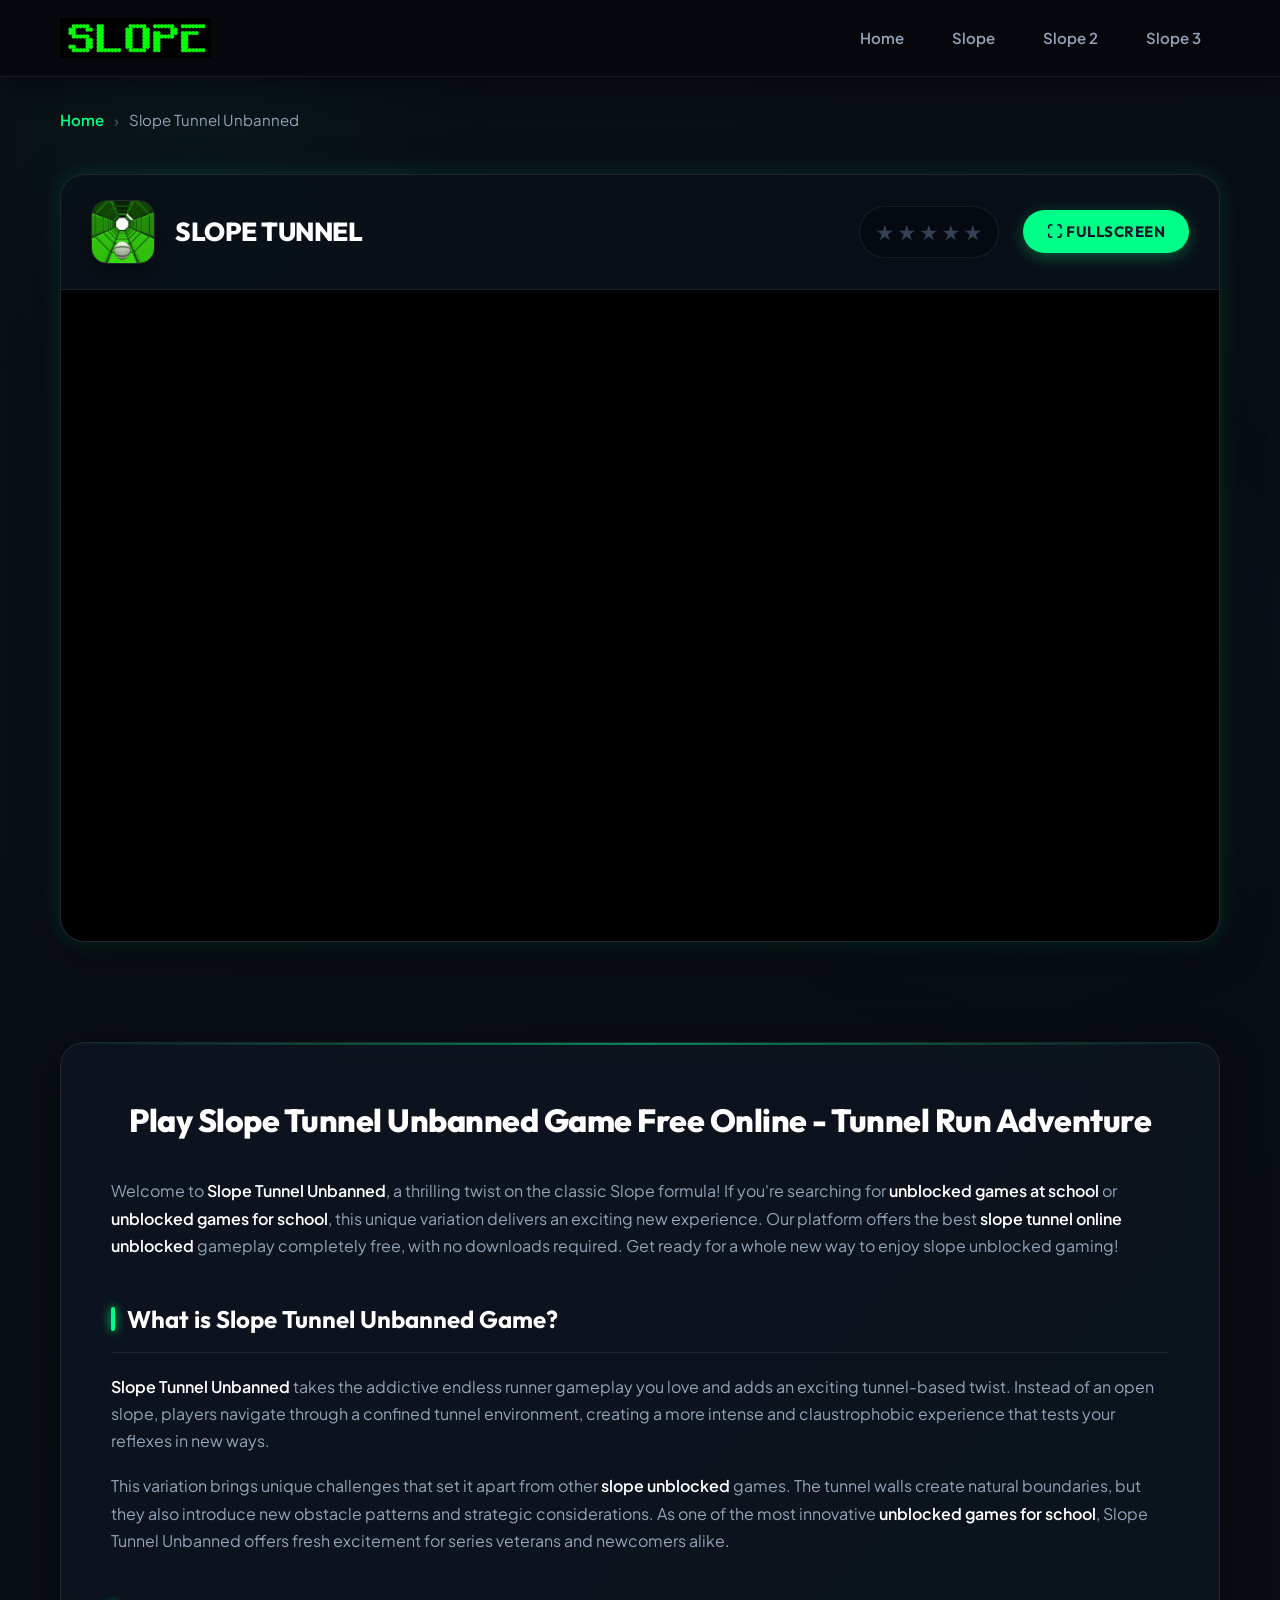
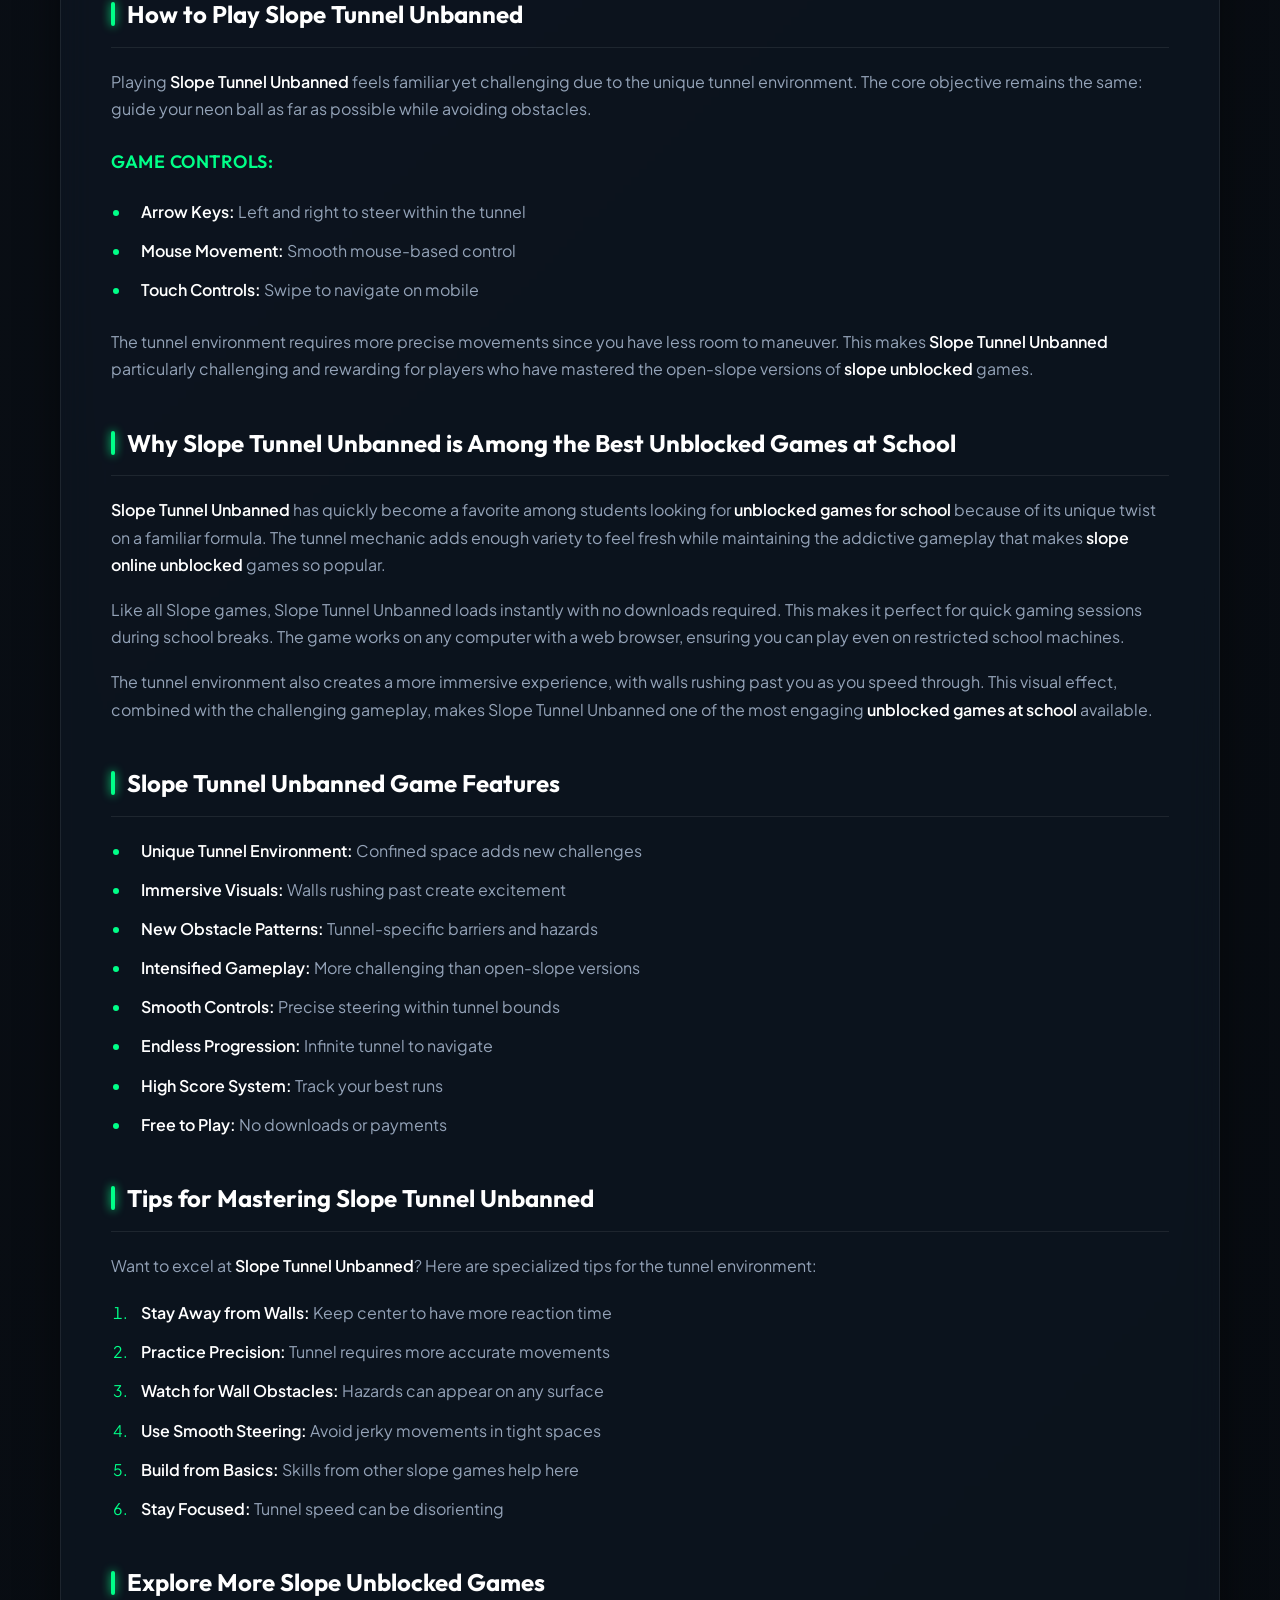
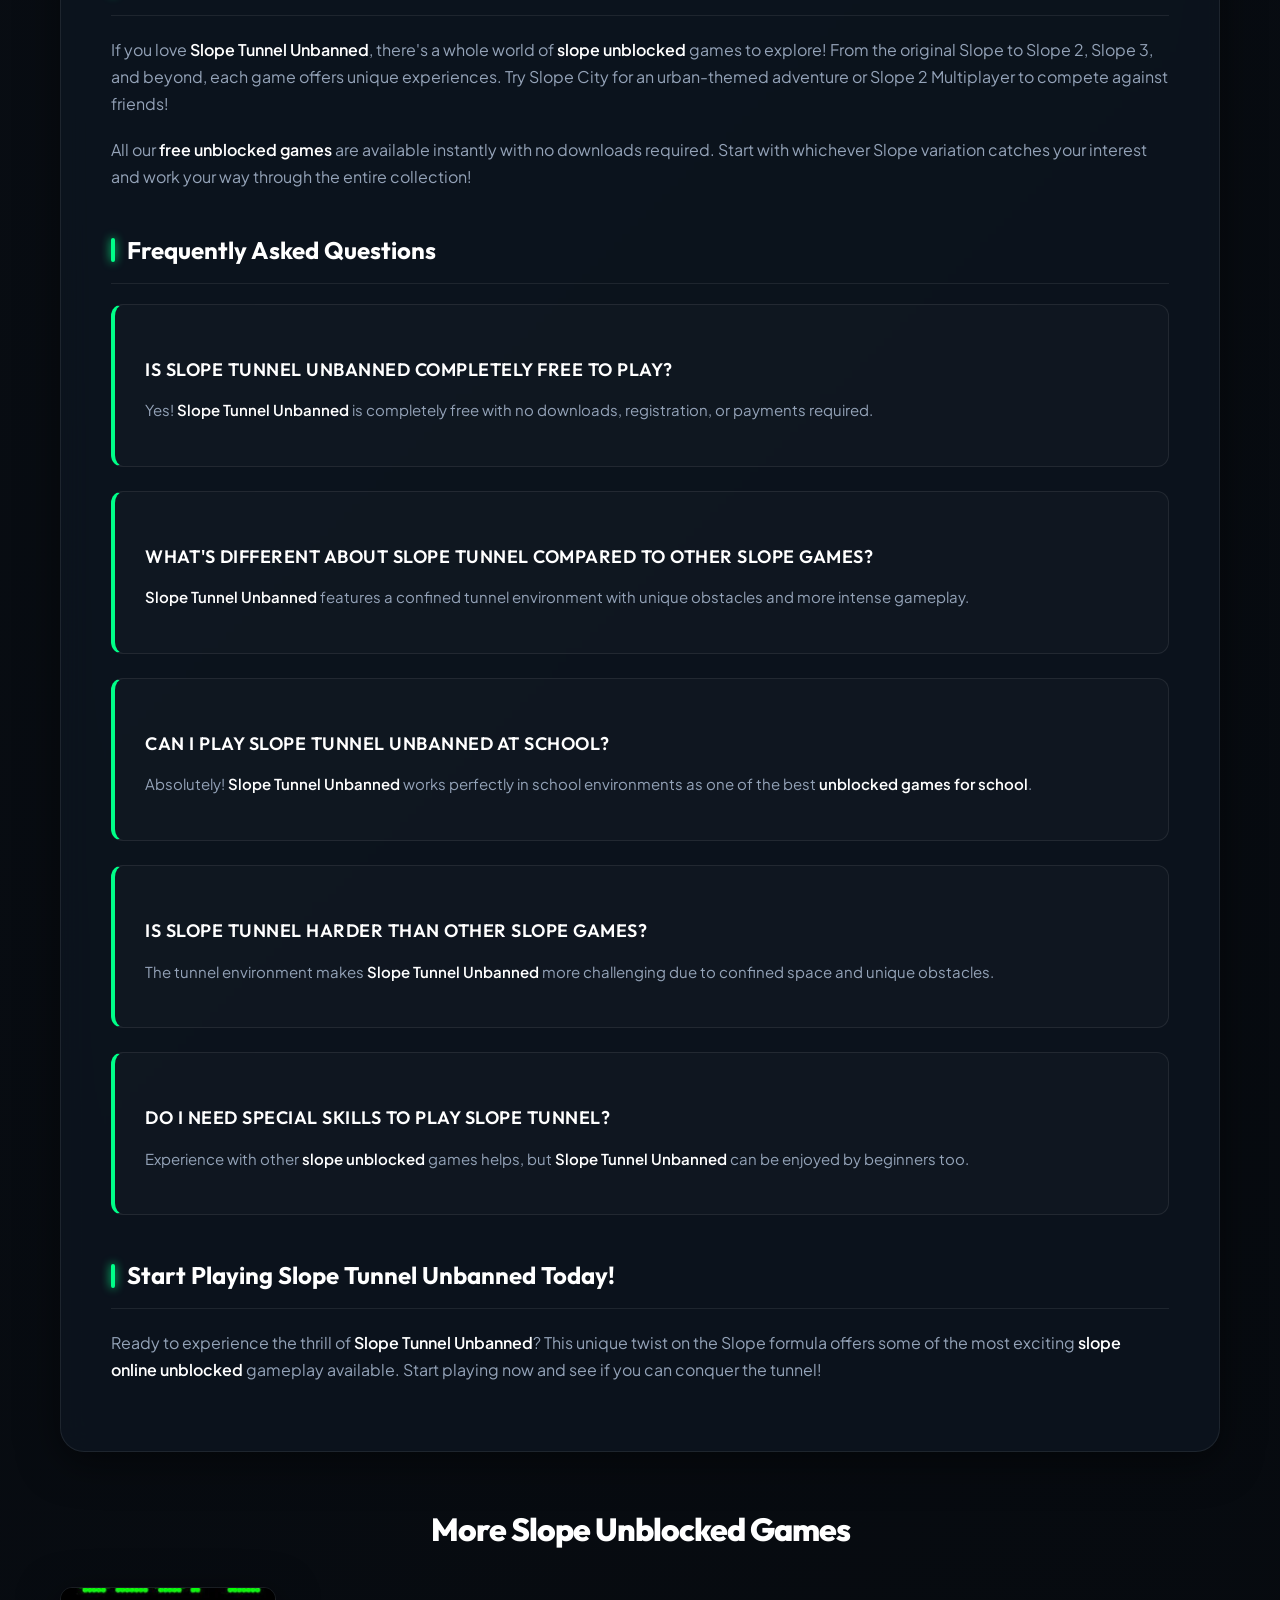
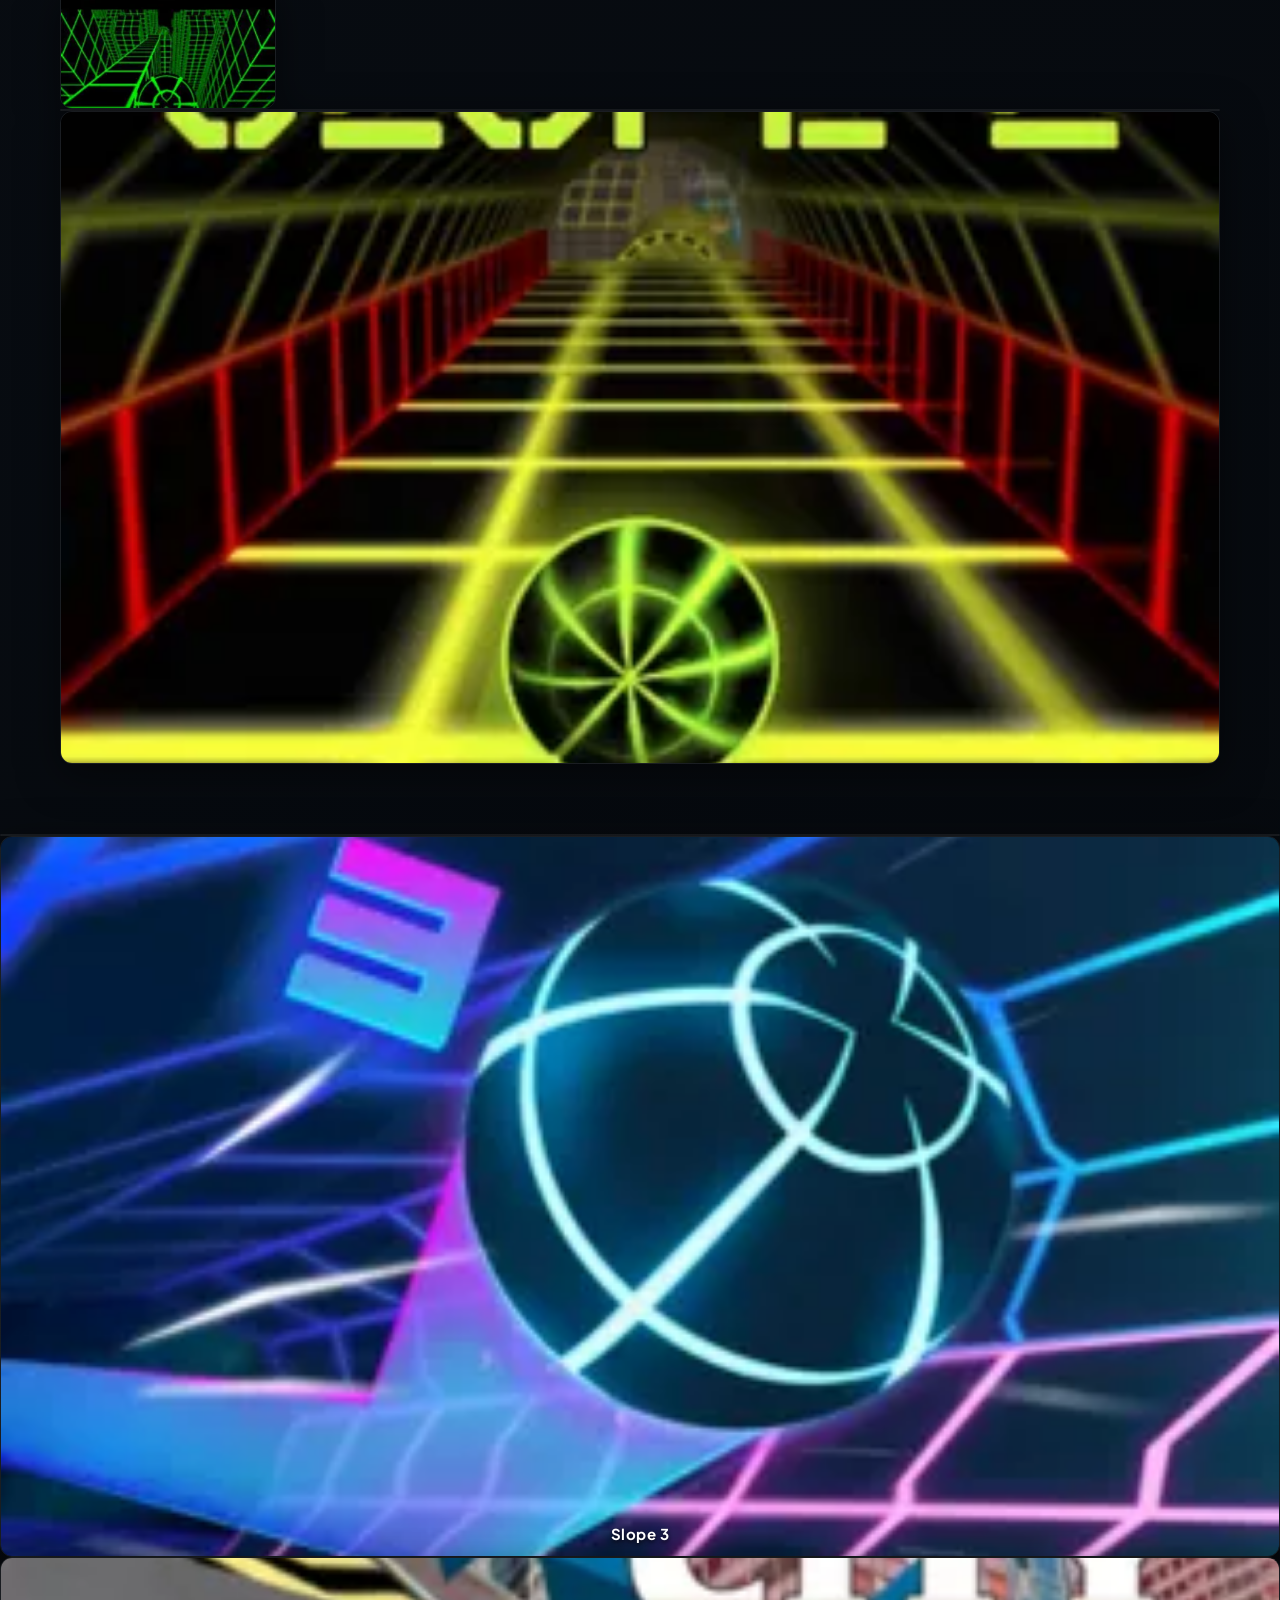
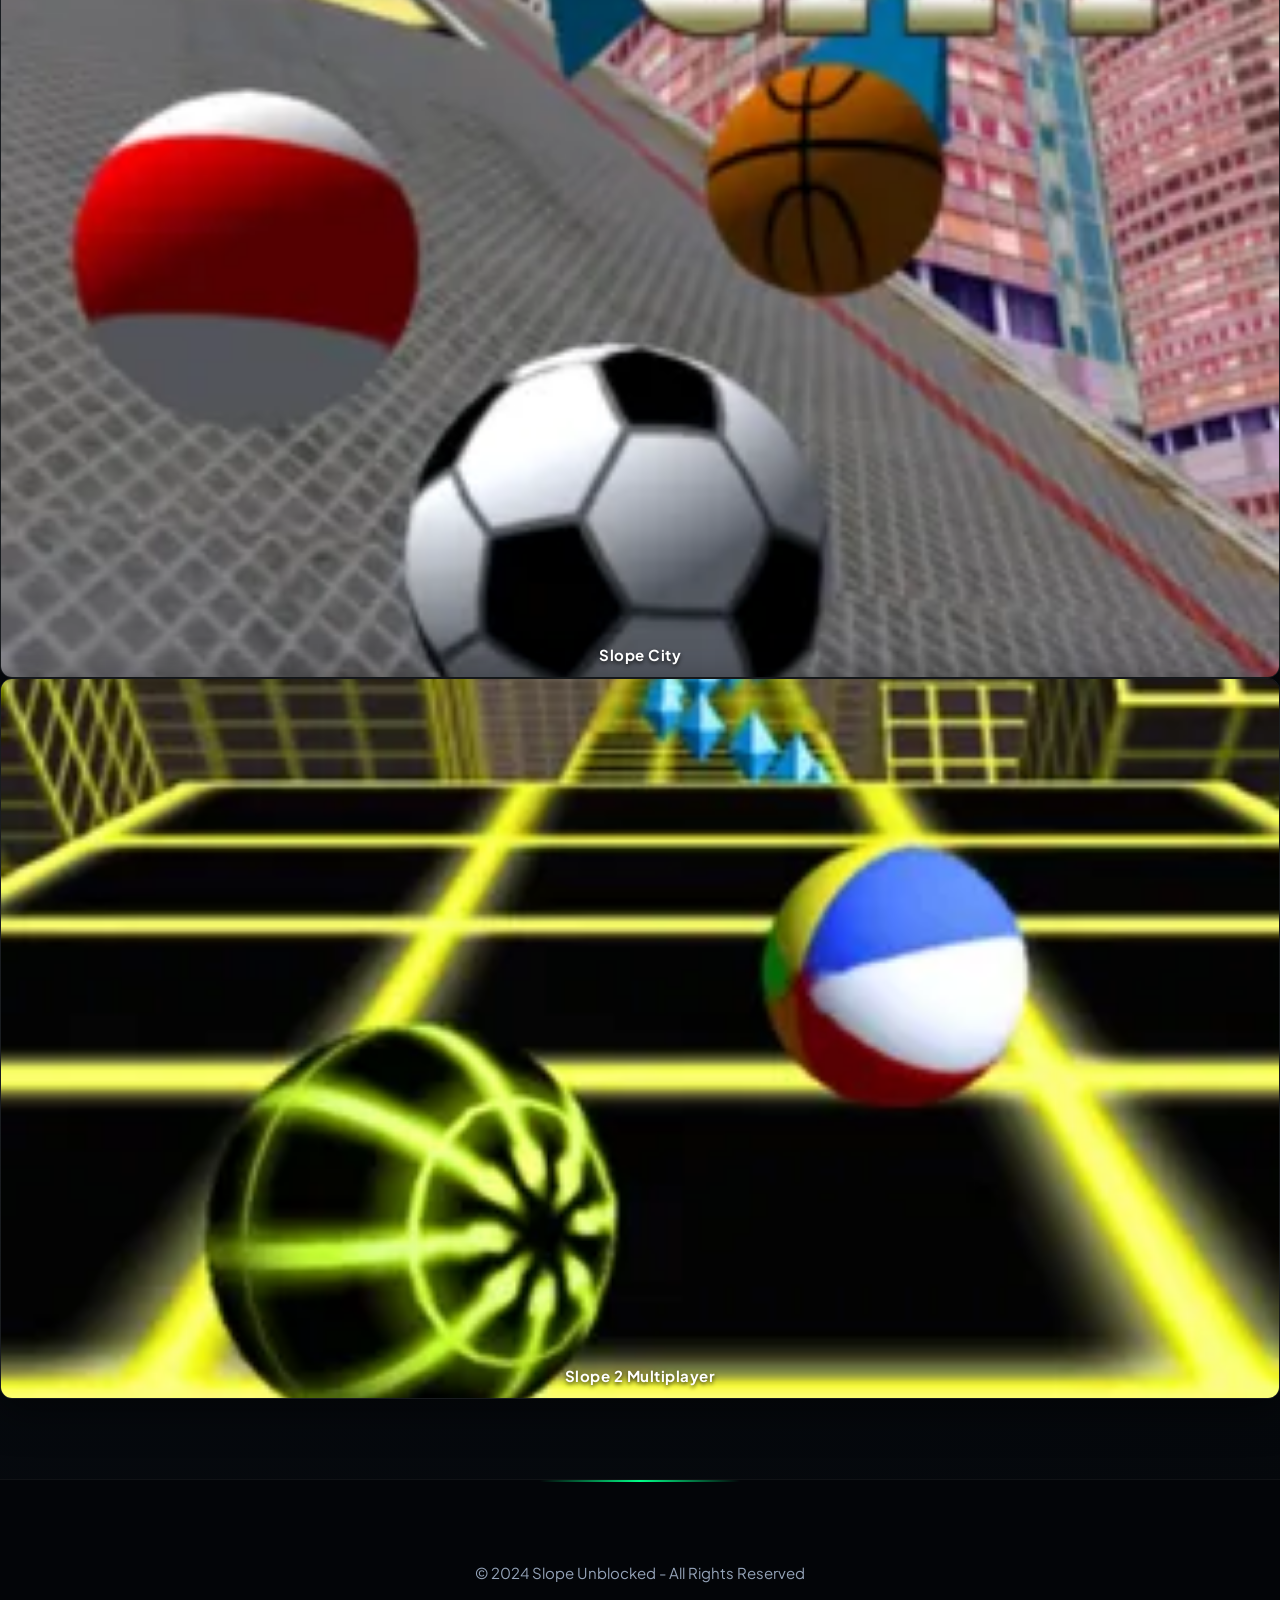
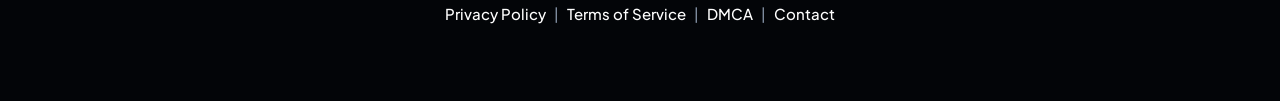
<file: game/slope-tunnel.html>
<!doctype html>
<html lang="en">
  <head>
    <meta charset="UTF-8" />
    <meta name="viewport" content="width=device-width, initial-scale=1.0" />
    <title>Slope Tunnel Unbanned - Play Unblocked Slope games</title>
    <meta
      name="description"
      content="Play Slope Tunnel Unbanned game online for free! Enjoy the best unblocked games at school and unblocked games for school. Slope Tunnel online unblocked - no downloads required. Experience the thrilling tunnel endless runner with unique obstacles. Perfect for slope unblocked fans looking for free unblocked games."
    />
    <meta
      name="keywords"
      content="Slope Tunnel Unbanned, unblocked games at school, unblocked games for school, slope online unblocked, download slope unblocked, free unblocked games, slope tunnel unblocked, slope game, slope 2, slope 3"
    />
    <meta name="author" content="Slope Unblocked" />
    <meta name="robots" content="index, follow" />
    <link
      rel="canonical"
      href="https://slope-unbanned.github.io/game/slope-tunnel.html"
    />

    <meta property="og:type" content="website" />
    <meta
      property="og:title"
      content="Slope Tunnel Unbanned - Play Unblocked Slope games"
    />
    <meta
      property="og:description"
      content="Play Slope Tunnel Unbanned game online for free! Enjoy the best unblocked games at school and unblocked games for school."
    />
    <meta
      property="og:url"
      content="https://slope-unbanned.github.io/game/slope-tunnel.html"
    />
    <meta property="og:site_name" content="Slope Unblocked" />

    <link rel="icon" href="../slope.webp" type="image/webp" />
    <link rel="stylesheet" href="../css/style.css" />
  </head>
  <body>
    <header class="header">
      <div class="header-content">
        <a href="../index.html" class="logo"><img src="../slope-unbanned-logo.webp" alt="Slope Unblocked" style="height: 40px; width: auto;" /></a>
        <nav class="nav">
          <a href="../index.html">Home</a>
          <a href="slope.html">Slope</a>
          <a href="slope-2.html">Slope 2</a>
          <a href="slope-3.html">Slope 3</a>
        </nav>
      </div>
    </header>

    <main>
      <div class="container">
        <div class="breadcrumb">
          <a href="../index.html">Home</a> <span>›</span> Slope Tunnel Unbanned
        </div>

        <section class="game-section">
          <div class="game-card">
            <div class="game-header">
              <div class="game-info">
                <img
                  src="../slope-tunnel.webp"
                  alt="Slope Tunnel Game"
                  class="game-icon"
                />
                <h2 class="game-title">Slope Tunnel</h2>
              </div>
              <div class="game-actions">
                <div class="game-rating">
                  <span class="star" data-rating="1">★</span>
                  <span class="star" data-rating="2">★</span>
                  <span class="star" data-rating="3">★</span>
                  <span class="star" data-rating="4">★</span>
                  <span class="star" data-rating="5">★</span>
                </div>
                <button class="fullscreen-btn" onclick="toggleFullscreen()">
                  ⛶ Fullscreen
                </button>
              </div>
            </div>
            <div class="game-frame-container">
              <iframe
                class="game-frame"
                src="https://23azostore.github.io/s7/slope-tunnel"
                allowfullscreen
                allow="fullscreen; autoplay"
              ></iframe>
            </div>
          </div>
        </section>

        <article class="seo-content">
          <h1>
            Play Slope Tunnel Unbanned Game Free Online - Tunnel Run Adventure
          </h1>

          <p>
            Welcome to <strong>Slope Tunnel Unbanned</strong>, a thrilling twist
            on the classic Slope formula! If you're searching for
            <strong>unblocked games at school</strong> or
            <strong>unblocked games for school</strong>, this unique variation
            delivers an exciting new experience. Our platform offers the best
            <strong>slope tunnel online unblocked</strong> gameplay completely
            free, with no downloads required. Get ready for a whole new way to
            enjoy slope unblocked gaming!
          </p>

          <h2>What is Slope Tunnel Unbanned Game?</h2>
          <p>
            <strong>Slope Tunnel Unbanned</strong> takes the addictive endless
            runner gameplay you love and adds an exciting tunnel-based twist.
            Instead of an open slope, players navigate through a confined tunnel
            environment, creating a more intense and claustrophobic experience
            that tests your reflexes in new ways.
          </p>

          <p>
            This variation brings unique challenges that set it apart from other
            <strong>slope unblocked</strong> games. The tunnel walls create
            natural boundaries, but they also introduce new obstacle patterns
            and strategic considerations. As one of the most innovative
            <strong>unblocked games for school</strong>, Slope Tunnel Unbanned
            offers fresh excitement for series veterans and newcomers alike.
          </p>

          <h2>How to Play Slope Tunnel Unbanned</h2>
          <p>
            Playing <strong>Slope Tunnel Unbanned</strong> feels familiar yet
            challenging due to the unique tunnel environment. The core objective
            remains the same: guide your neon ball as far as possible while
            avoiding obstacles.
          </p>

          <h3>Game Controls:</h3>
          <ul>
            <li>
              <strong>Arrow Keys:</strong> Left and right to steer within the
              tunnel
            </li>
            <li><strong>Mouse Movement:</strong> Smooth mouse-based control</li>
            <li>
              <strong>Touch Controls:</strong> Swipe to navigate on mobile
            </li>
          </ul>

          <p>
            The tunnel environment requires more precise movements since you
            have less room to maneuver. This makes
            <strong>Slope Tunnel Unbanned</strong> particularly challenging and
            rewarding for players who have mastered the open-slope versions of
            <strong>slope unblocked</strong> games.
          </p>

          <h2>
            Why Slope Tunnel Unbanned is Among the Best Unblocked Games at
            School
          </h2>
          <p>
            <strong>Slope Tunnel Unbanned</strong> has quickly become a favorite
            among students looking for
            <strong>unblocked games for school</strong> because of its unique
            twist on a familiar formula. The tunnel mechanic adds enough variety
            to feel fresh while maintaining the addictive gameplay that makes
            <strong>slope online unblocked</strong> games so popular.
          </p>

          <p>
            Like all Slope games, Slope Tunnel Unbanned loads instantly with no
            downloads required. This makes it perfect for quick gaming sessions
            during school breaks. The game works on any computer with a web
            browser, ensuring you can play even on restricted school machines.
          </p>

          <p>
            The tunnel environment also creates a more immersive experience,
            with walls rushing past you as you speed through. This visual
            effect, combined with the challenging gameplay, makes Slope Tunnel
            Unbanned one of the most engaging
            <strong>unblocked games at school</strong> available.
          </p>

          <h2>Slope Tunnel Unbanned Game Features</h2>
          <ul>
            <li>
              <strong>Unique Tunnel Environment:</strong> Confined space adds
              new challenges
            </li>
            <li>
              <strong>Immersive Visuals:</strong> Walls rushing past create
              excitement
            </li>
            <li>
              <strong>New Obstacle Patterns:</strong> Tunnel-specific barriers
              and hazards
            </li>
            <li>
              <strong>Intensified Gameplay:</strong> More challenging than
              open-slope versions
            </li>
            <li>
              <strong>Smooth Controls:</strong> Precise steering within tunnel
              bounds
            </li>
            <li>
              <strong>Endless Progression:</strong> Infinite tunnel to navigate
            </li>
            <li><strong>High Score System:</strong> Track your best runs</li>
            <li><strong>Free to Play:</strong> No downloads or payments</li>
          </ul>

          <h2>Tips for Mastering Slope Tunnel Unbanned</h2>
          <p>
            Want to excel at <strong>Slope Tunnel Unbanned</strong>? Here are
            specialized tips for the tunnel environment:
          </p>

          <ol>
            <li>
              <strong>Stay Away from Walls:</strong> Keep center to have more
              reaction time
            </li>
            <li>
              <strong>Practice Precision:</strong> Tunnel requires more accurate
              movements
            </li>
            <li>
              <strong>Watch for Wall Obstacles:</strong> Hazards can appear on
              any surface
            </li>
            <li>
              <strong>Use Smooth Steering:</strong> Avoid jerky movements in
              tight spaces
            </li>
            <li>
              <strong>Build from Basics:</strong> Skills from other slope games
              help here
            </li>
            <li>
              <strong>Stay Focused:</strong> Tunnel speed can be disorienting
            </li>
          </ol>

          <h2>Explore More Slope Unblocked Games</h2>
          <p>
            If you love <strong>Slope Tunnel Unbanned</strong>, there's a whole
            world of <strong>slope unblocked</strong> games to explore! From the
            original Slope to Slope 2, Slope 3, and beyond, each game offers
            unique experiences. Try Slope City for an urban-themed adventure or
            Slope 2 Multiplayer to compete against friends!
          </p>

          <p>
            All our <strong>free unblocked games</strong> are available
            instantly with no downloads required. Start with whichever Slope
            variation catches your interest and work your way through the entire
            collection!
          </p>

          <h2>Frequently Asked Questions</h2>

          <div class="faq-item">
            <h3>Is Slope Tunnel Unbanned completely free to play?</h3>
            <p>
              Yes! <strong>Slope Tunnel Unbanned</strong> is completely free
              with no downloads, registration, or payments required.
            </p>
          </div>

          <div class="faq-item">
            <h3>
              What's different about Slope Tunnel compared to other Slope games?
            </h3>
            <p>
              <strong>Slope Tunnel Unbanned</strong> features a confined tunnel
              environment with unique obstacles and more intense gameplay.
            </p>
          </div>

          <div class="faq-item">
            <h3>Can I play Slope Tunnel Unbanned at school?</h3>
            <p>
              Absolutely! <strong>Slope Tunnel Unbanned</strong> works perfectly
              in school environments as one of the best
              <strong>unblocked games for school</strong>.
            </p>
          </div>

          <div class="faq-item">
            <h3>Is Slope Tunnel harder than other Slope games?</h3>
            <p>
              The tunnel environment makes
              <strong>Slope Tunnel Unbanned</strong> more challenging due to
              confined space and unique obstacles.
            </p>
          </div>

          <div class="faq-item">
            <h3>Do I need special skills to play Slope Tunnel?</h3>
            <p>
              Experience with other <strong>slope unblocked</strong> games
              helps, but <strong>Slope Tunnel Unbanned</strong> can be enjoyed
              by beginners too.
            </p>
          </div>

          <h2>Start Playing Slope Tunnel Unbanned Today!</h2>
          <p>
            Ready to experience the thrill of
            <strong>Slope Tunnel Unbanned</strong>? This unique twist on the
            Slope formula offers some of the most exciting
            <strong>slope online unblocked</strong> gameplay available. Start
            playing now and see if you can conquer the tunnel!
          </p>

          <p class="keywords">
            Keywords: Slope Tunnel Unbanned, unblocked games at school,
            unblocked games for school, slope online unblocked, download slope
            unblocked, free unblocked games
          </p>
        </article>

        <section class="related-games">
          <h2>More Slope Unblocked Games</h2>
          <div class="games-grid">
            <a href="slope.html" class="game-item">
              <img src="../slope.webp" alt="Slope" class="game-item-image" />
              </div>
              <div class="game-item-title">Slope</div>
            </a>
            <a href="slope-2.html" class="game-item">
              <img src="../slope-2.webp" alt="Slope 2" class="game-item-image" />
              </div>
              <div class="game-item-title">Slope 2</div>
            </a>
            <a href="slope-3.html" class="game-item">
              <img src="../slope-3.webp" alt="Slope 3" class="game-item-image" />
              </div>
              <div class="game-item-title">Slope 3</div>
            </a>
            <a href="slope-city.html" class="game-item">
              <img
                src="../slope-city.webp"
                alt="Slope City"
                class="game-item-image"
              />
              </div>
              <div class="game-item-title">Slope City</div>
            </a>
            <a href="slope-2-multiplayer.html" class="game-item">
              <img
                src="../slope-2-multiplayer.webp"
                alt="Slope 2 Multiplayer"
                class="game-item-image"
              />
              </div>
              <div class="game-item-title">Slope 2 Multiplayer</div>
            </a>
          </div>
        </section>
      </div>
    </main>

    <footer class="footer">
      <div class="container">
        <p>&copy; 2024 Slope Unblocked - All Rights Reserved</p>
        <p>
          <a href="../privacy-policy.html">Privacy Policy</a> | 
          <a href="../terms.html">Terms of Service</a> | 
          <a href="../dmca.html">DMCA</a> | 
          <a href="../contact.html">Contact</a>
        </p>
      </div>
    </footer>

    <script src="../js/main.js"></script>
  </body>
</html>
</file>
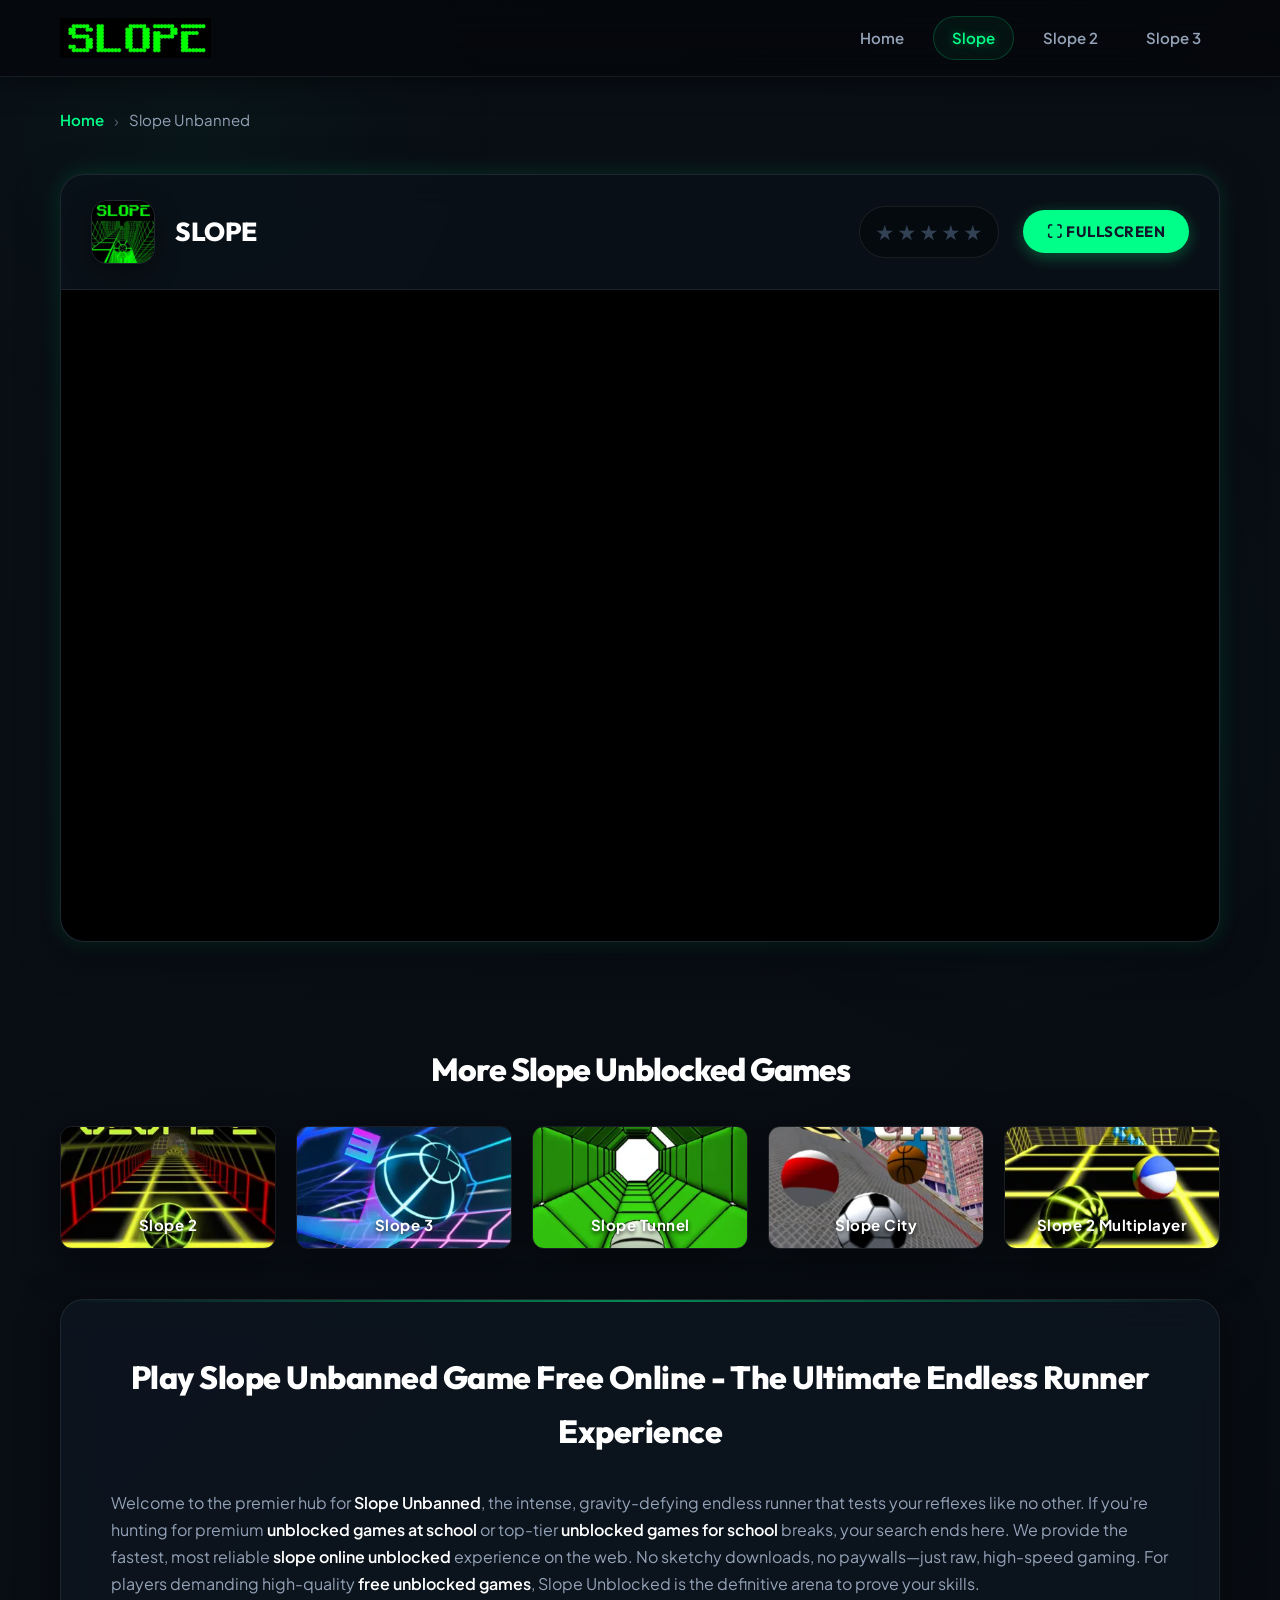
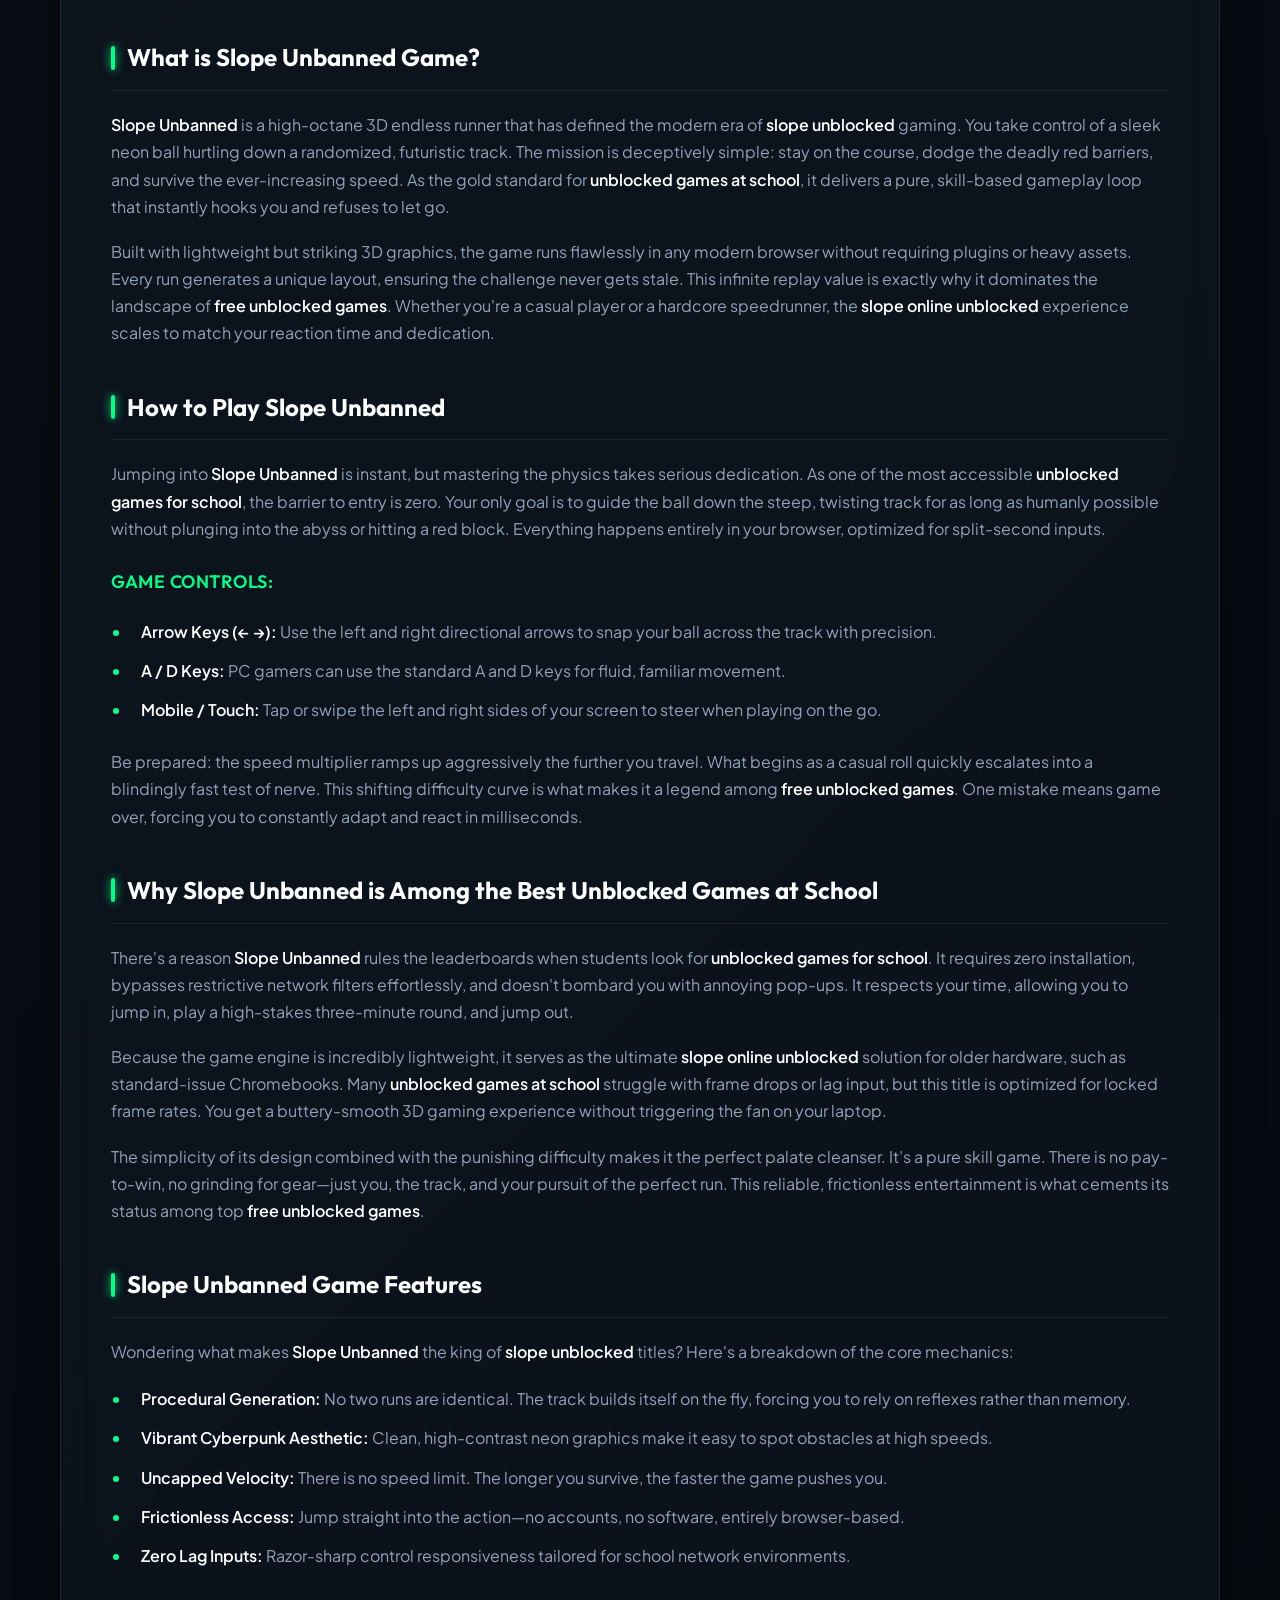
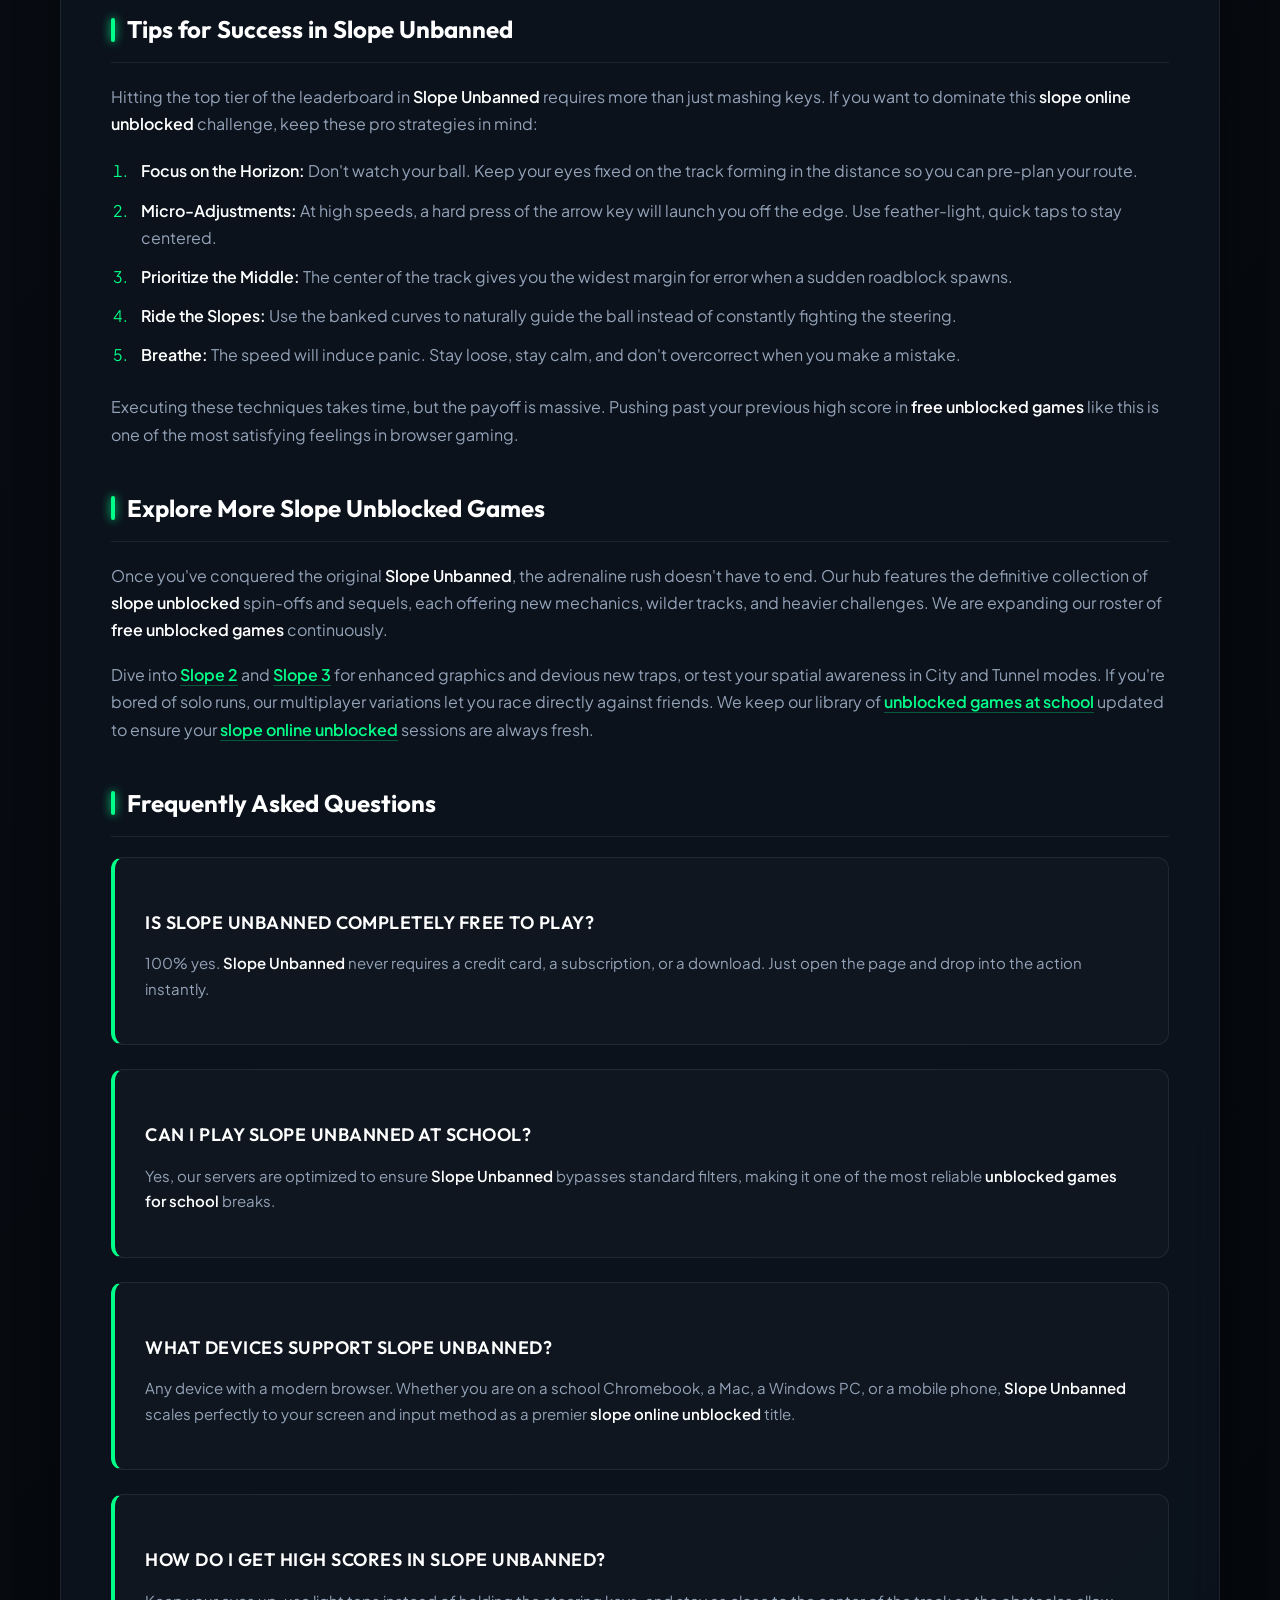
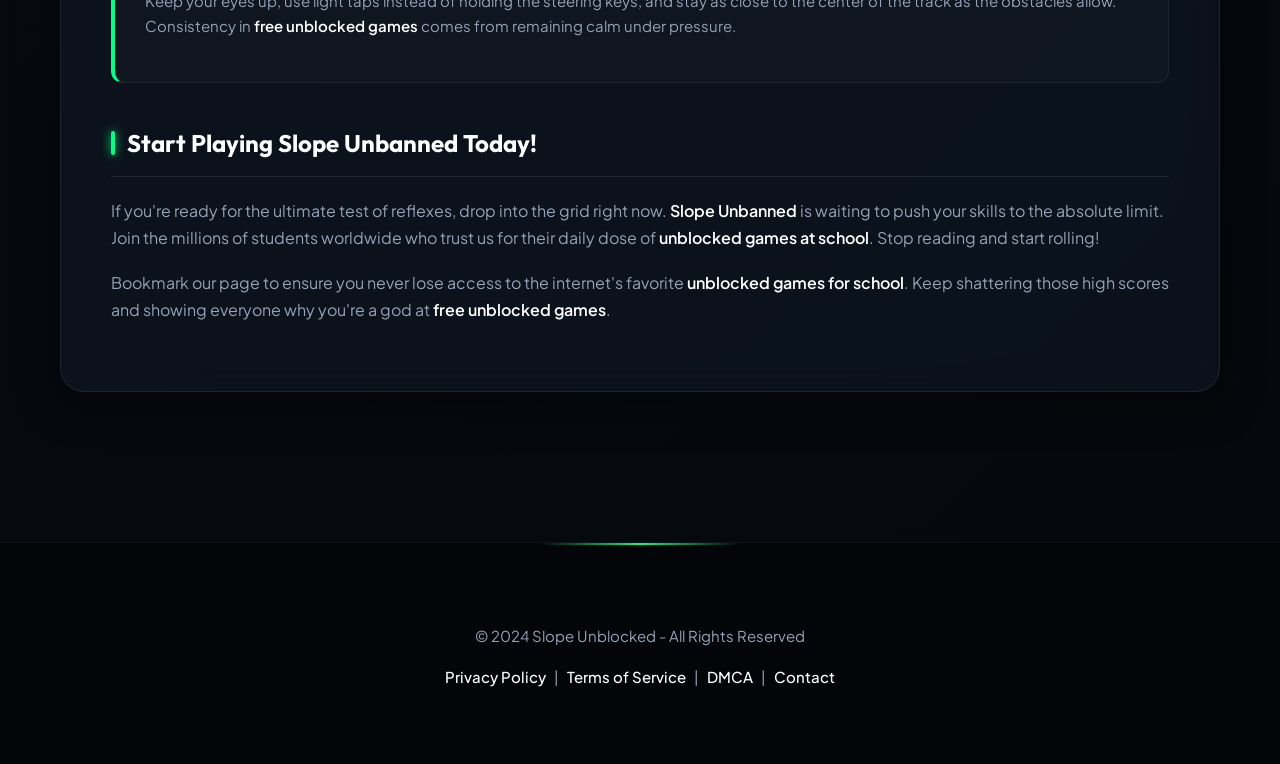
<file: game/slope.html>
<!doctype html>
<html lang="en">

<head>
  <meta charset="UTF-8" />
  <meta name="viewport" content="width=device-width, initial-scale=1.0" />
  <title>Slope Unbanned - Play Unblocked Slope games</title>
  <meta name="description"
    content="Play Slope Unbanned game online for free! Enjoy the best unblocked games at school and unblocked games for school. Slope online unblocked - no downloads required. Experience the ultimate endless runner with stunning 3D graphics. Perfect for slope unblocked fans looking for free unblocked games." />
  <meta name="keywords"
    content="Slope Unbanned, unblocked games at school, unblocked games for school, slope online unblocked, download slope unblocked, free unblocked games, slope unblocked, slope game, slope 2, slope 3, slope city, slope tunnel, slope multiplayer" />
  <meta name="author" content="Slope Unblocked" />
  <meta name="robots" content="index, follow" />
  <link rel="canonical" href="https://slope-unbanned.github.io/game/slope.html" />

  <meta property="og:type" content="website" />
  <meta property="og:title" content="Slope Unbanned - Play Unblocked Slope games" />
  <meta property="og:description"
    content="Play Slope Unbanned game online for free! Enjoy the best unblocked games at school and unblocked games for school." />
  <meta property="og:url" content="https://slope-unbanned.github.io/game/slope.html" />
  <meta property="og:site_name" content="Slope Unblocked" />

  <link rel="icon" href="../slope.webp" type="image/webp" />
  <link rel="stylesheet" href="../css/style.css" />

  <!-- Schema Markup -->
  <script type="application/ld+json">
  {
    "@context": "https://schema.org",
    "@type": "VideoGame",
    "name": "Slope",
    "description": "Play Slope Unbanned game online for free! Enjoy the best unblocked games at school.",
    "genre": ["Action", "Endless Runner"],
    "playMode": "SinglePlayer",
    "applicationCategory": "Game",
    "operatingSystem": "Web Browser",
    "offers": {
      "@type": "Offer",
      "price": "0",
      "priceCurrency": "USD"
    }
  }
  </script>
  <script type="application/ld+json">
  {
    "@context": "https://schema.org",
    "@type": "BreadcrumbList",
    "itemListElement": [
      {
        "@type": "ListItem",
        "position": 1,
        "name": "Home",
        "item": "https://slope-unbanned.github.io/"
      },
      {
        "@type": "ListItem",
        "position": 2,
        "name": "Slope Unbanned",
        "item": "https://slope-unbanned.github.io/game/slope.html"
      }
    ]
  }
  </script>
  <script type="application/ld+json">
  {
    "@context": "https://schema.org",
    "@type": "FAQPage",
    "mainEntity": [
      {
        "@type": "Question",
        "name": "Is Slope Unbanned completely free to play?",
        "acceptedAnswer": {
          "@type": "Answer",
          "text": "100% yes. Slope Unbanned never requires a credit card, a subscription, or a download. Just open the page and drop into the action instantly."
        }
      },
      {
        "@type": "Question",
        "name": "Can I play Slope Unbanned at school?",
        "acceptedAnswer": {
          "@type": "Answer",
          "text": "Yes, our servers are optimized to ensure Slope Unbanned bypasses standard filters, making it one of the most reliable unblocked games for school breaks."
        }
      },
      {
        "@type": "Question",
        "name": "What devices support Slope Unbanned?",
        "acceptedAnswer": {
          "@type": "Answer",
          "text": "Any device with a modern browser. Whether you are on a school Chromebook, a Mac, a Windows PC, or a mobile phone, Slope Unbanned scales perfectly to your screen and input method as a premier slope online unblocked title."
        }
      },
      {
        "@type": "Question",
        "name": "How do I get high scores in Slope Unbanned?",
        "acceptedAnswer": {
          "@type": "Answer",
          "text": "Keep your eyes up, use light taps instead of holding the steering keys, and stay as close to the center of the track as the obstacles allow. Consistency in free unblocked games comes from remaining calm under pressure."
        }
      }
    ]
  }
  </script>
</head>

<body>
  <header class="header">
    <div class="header-content">
      <a href="../index.html" class="logo"><img src="../slope-unbanned-logo.webp" alt="Slope Unblocked"
          style="height: 40px; width: auto;" /></a>
      <nav class="nav">
        <a href="../index.html">Home</a>
        <a href="slope.html" class="active">Slope</a>
        <a href="slope-2.html">Slope 2</a>
        <a href="slope-3.html">Slope 3</a>
      </nav>
    </div>
  </header>

  <main>
    <div class="container">
      <div class="breadcrumb">
        <a href="../index.html">Home</a> <span>›</span> Slope Unbanned
      </div>

      <section class="game-section">
        <div class="game-card">
          <div class="game-header">
            <div class="game-info">
              <img src="../slope.webp" alt="Slope Game" class="game-icon" />
              <h2 class="game-title">Slope</h2>
            </div>
            <div class="game-actions">
              <div class="game-rating">
                <span class="star" data-rating="1">★</span>
                <span class="star" data-rating="2">★</span>
                <span class="star" data-rating="3">★</span>
                <span class="star" data-rating="4">★</span>
                <span class="star" data-rating="5">★</span>
              </div>
              <button class="fullscreen-btn" onclick="toggleFullscreen()">
                ⛶ Fullscreen
              </button>
            </div>
          </div>
          <div class="game-frame-container">
            <iframe class="game-frame" src="https://23azostore.github.io/s/slope" allowfullscreen
              allow="fullscreen; autoplay"></iframe>
          </div>
        </div>
      </section>

      <section class="related-games">
        <h2>More Slope Unblocked Games</h2>
        <div class="games-grid">
          <a href="slope-2.html" class="game-item">
            <img src="../slope-2.webp" alt="Slope 2" class="game-item-image" />
            <div class="game-item-play"></div>
            <div class="game-item-title">Slope 2</div>
          </a>
          <a href="slope-3.html" class="game-item">
            <img src="../slope-3.webp" alt="Slope 3" class="game-item-image" />
            <div class="game-item-play"></div>
            <div class="game-item-title">Slope 3</div>
          </a>
          <a href="slope-tunnel.html" class="game-item">
            <img src="../slope-tunnel.webp" alt="Slope Tunnel" class="game-item-image" />
            <div class="game-item-play"></div>
            <div class="game-item-title">Slope Tunnel</div>
          </a>
          <a href="slope-city.html" class="game-item">
            <img src="../slope-city.webp" alt="Slope City" class="game-item-image" />
            <div class="game-item-play"></div>
            <div class="game-item-title">Slope City</div>
          </a>
          <a href="slope-2-multiplayer.html" class="game-item">
            <img src="../slope-2-multiplayer.webp" alt="Slope 2 Multiplayer" class="game-item-image" />
            <div class="game-item-play"></div>
            <div class="game-item-title">Slope 2 Multiplayer</div>
          </a>
        </div>
      </section>

      <article class="seo-content">
        <h1>
          Play Slope Unbanned Game Free Online - The Ultimate Endless Runner
          Experience
        </h1>

        <p>
          Welcome to the premier hub for
          <strong>Slope Unbanned</strong>, the intense, gravity-defying endless runner that tests your reflexes like no other. If you're hunting for premium <strong>unblocked games at school</strong> or top-tier <strong>unblocked games for school</strong> breaks, your search ends here. We provide the fastest, most reliable <strong>slope online unblocked</strong> experience on the web. No sketchy downloads, no paywalls—just raw, high-speed gaming. For players demanding high-quality <strong>free unblocked games</strong>, Slope Unblocked is the definitive arena to prove your skills.
        </p>

        <h2>What is Slope Unbanned Game?</h2>
        <p>
          <strong>Slope Unbanned</strong> is a high-octane 3D endless runner that has defined the modern era of <strong>slope unblocked</strong> gaming. You take control of a sleek neon ball hurtling down a randomized, futuristic track. The mission is deceptively simple: stay on the course, dodge the deadly red barriers, and survive the ever-increasing speed. As the gold standard for <strong>unblocked games at school</strong>, it delivers a pure, skill-based gameplay loop that instantly hooks you and refuses to let go.
        </p>
        <p>
          Built with lightweight but striking 3D graphics, the game runs flawlessly in any modern browser without requiring plugins or heavy assets. Every run generates a unique layout, ensuring the challenge never gets stale. This infinite replay value is exactly why it dominates the landscape of <strong>free unblocked games</strong>. Whether you're a casual player or a hardcore speedrunner, the <strong>slope online unblocked</strong> experience scales to match your reaction time and dedication.
        </p>

        <h2>How to Play Slope Unbanned</h2>
        <p>
          Jumping into <strong>Slope Unbanned</strong> is instant, but mastering the physics takes serious dedication. As one of the most accessible <strong>unblocked games for school</strong>, the barrier to entry is zero. Your only goal is to guide the ball down the steep, twisting track for as long as humanly possible without plunging into the abyss or hitting a red block. Everything happens entirely in your browser, optimized for split-second inputs.
        </p>

        <h3>Game Controls:</h3>
        <ul>
          <li>
            <strong>Arrow Keys (← →):</strong> Use the left and right directional arrows to snap your ball across the track with precision.
          </li>
          <li>
            <strong>A / D Keys:</strong> PC gamers can use the standard A and D keys for fluid, familiar movement.
          </li>
          <li>
            <strong>Mobile / Touch:</strong> Tap or swipe the left and right sides of your screen to steer when playing on the go.
          </li>
        </ul>

        <p>
          Be prepared: the speed multiplier ramps up aggressively the further you travel. What begins as a casual roll quickly escalates into a blindingly fast test of nerve. This shifting difficulty curve is what makes it a legend among <strong>free unblocked games</strong>. One mistake means game over, forcing you to constantly adapt and react in milliseconds.
        </p>

        <h2>
          Why Slope Unbanned is Among the Best Unblocked Games at School
        </h2>
        <p>
          There's a reason <strong>Slope Unbanned</strong> rules the leaderboards when students look for <strong>unblocked games for school</strong>. It requires zero installation, bypasses restrictive network filters effortlessly, and doesn't bombard you with annoying pop-ups. It respects your time, allowing you to jump in, play a high-stakes three-minute round, and jump out.
        </p>
        <p>
          Because the game engine is incredibly lightweight, it serves as the ultimate <strong>slope online unblocked</strong> solution for older hardware, such as standard-issue Chromebooks. Many <strong>unblocked games at school</strong> struggle with frame drops or lag input, but this title is optimized for locked frame rates. You get a buttery-smooth 3D gaming experience without triggering the fan on your laptop.
        </p>
        <p>
          The simplicity of its design combined with the punishing difficulty makes it the perfect palate cleanser. It’s a pure skill game. There is no pay-to-win, no grinding for gear—just you, the track, and your pursuit of the perfect run. This reliable, frictionless entertainment is what cements its status among top <strong>free unblocked games</strong>.
        </p>

        <h2>Slope Unbanned Game Features</h2>
        <p>
          Wondering what makes <strong>Slope Unbanned</strong> the king of <strong>slope unblocked</strong> titles? Here's a breakdown of the core mechanics:
        </p>

        <ul>
          <li>
            <strong>Procedural Generation:</strong> No two runs are identical. The track builds itself on the fly, forcing you to rely on reflexes rather than memory.
          </li>
          <li>
            <strong>Vibrant Cyberpunk Aesthetic:</strong> Clean, high-contrast neon graphics make it easy to spot obstacles at high speeds.
          </li>
          <li>
            <strong>Uncapped Velocity:</strong> There is no speed limit. The longer you survive, the faster the game pushes you.
          </li>
          <li>
            <strong>Frictionless Access:</strong> Jump straight into the action—no accounts, no software, entirely browser-based.
          </li>
          <li>
            <strong>Zero Lag Inputs:</strong> Razor-sharp control responsiveness tailored for school network environments.
          </li>
        </ul>

        <h2>Tips for Success in Slope Unbanned</h2>
        <p>
          Hitting the top tier of the leaderboard in <strong>Slope Unbanned</strong> requires more than just mashing keys. If you want to dominate this <strong>slope online unblocked</strong> challenge, keep these pro strategies in mind:
        </p>

        <ol>
          <li>
            <strong>Focus on the Horizon:</strong> Don't watch your ball. Keep your eyes fixed on the track forming in the distance so you can pre-plan your route.
          </li>
          <li>
            <strong>Micro-Adjustments:</strong> At high speeds, a hard press of the arrow key will launch you off the edge. Use feather-light, quick taps to stay centered.
          </li>
          <li>
            <strong>Prioritize the Middle:</strong> The center of the track gives you the widest margin for error when a sudden roadblock spawns.
          </li>
          <li>
            <strong>Ride the Slopes:</strong> Use the banked curves to naturally guide the ball instead of constantly fighting the steering.
          </li>
          <li>
            <strong>Breathe:</strong> The speed will induce panic. Stay loose, stay calm, and don't overcorrect when you make a mistake.
          </li>
        </ol>

        <p>
          Executing these techniques takes time, but the payoff is massive. Pushing past your previous high score in <strong>free unblocked games</strong> like this is one of the most satisfying feelings in browser gaming.
        </p>

        <h2>Explore More Slope Unblocked Games</h2>
        <p>
          Once you've conquered the original <strong>Slope Unbanned</strong>, the adrenaline rush doesn't have to end. Our hub features the definitive collection of <strong>slope unblocked</strong> spin-offs and sequels, each offering new mechanics, wilder tracks, and heavier challenges. We are expanding our roster of <strong>free unblocked games</strong> continuously.
        </p>

        <p>
          Dive into <a href="slope-2.html"><strong>Slope 2</strong></a> and <a href="slope-3.html"><strong>Slope 3</strong></a> for enhanced graphics and devious new traps, or test your spatial awareness in City and Tunnel modes. If you're bored of solo runs, our multiplayer variations let you race directly against friends. We keep our library of <a href="../index.html"><strong>unblocked games at school</strong></a> updated to ensure your <a href="slope.html"><strong>slope online unblocked</strong></a> sessions are always fresh.
        </p>

        <h2>Frequently Asked Questions</h2>

        <div class="faq-item">
          <h3>Is Slope Unbanned completely free to play?</h3>
          <p>
            100% yes. <strong>Slope Unbanned</strong> never requires a credit card, a subscription, or a download. Just open the page and drop into the action instantly.
          </p>
        </div>

        <div class="faq-item">
          <h3>Can I play Slope Unbanned at school?</h3>
          <p>
            Yes, our servers are optimized to ensure <strong>Slope Unbanned</strong> bypasses standard filters, making it one of the most reliable <strong>unblocked games for school</strong> breaks.
          </p>
        </div>

        <div class="faq-item">
          <h3>What devices support Slope Unbanned?</h3>
          <p>
            Any device with a modern browser. Whether you are on a school Chromebook, a Mac, a Windows PC, or a mobile phone, <strong>Slope Unbanned</strong> scales perfectly to your screen and input method as a premier <strong>slope online unblocked</strong> title.
          </p>
        </div>

        <div class="faq-item">
          <h3>How do I get high scores in Slope Unbanned?</h3>
          <p>
            Keep your eyes up, use light taps instead of holding the steering keys, and stay as close to the center of the track as the obstacles allow. Consistency in <strong>free unblocked games</strong> comes from remaining calm under pressure.
          </p>
        </div>

        <h2>Start Playing Slope Unbanned Today!</h2>
        <p>
          If you're ready for the ultimate test of reflexes, drop into the grid right now. <strong>Slope Unbanned</strong> is waiting to push your skills to the absolute limit. Join the millions of students worldwide who trust us for their daily dose of <strong>unblocked games at school</strong>. Stop reading and start rolling!
        </p>

        <p>
          Bookmark our page to ensure you never lose access to the internet's favorite <strong>unblocked games for school</strong>. Keep shattering those high scores and showing everyone why you're a god at <strong>free unblocked games</strong>.
        </p>

        <p class="keywords">
          Keywords: Slope Unbanned, unblocked games at school, unblocked games
          for school, slope online unblocked, download slope unblocked, free
          unblocked games
        </p>
      </article>


    </div>
  </main>

  <footer class="footer">
    <div class="container">
      <p>&copy; 2024 Slope Unblocked - All Rights Reserved</p>
      <p>
        <a href="../privacy-policy.html">Privacy Policy</a> |
        <a href="../terms.html">Terms of Service</a> |
        <a href="../dmca.html">DMCA</a> |
        <a href="../contact.html">Contact</a>
      </p>
    </div>
  </footer>

  <script src="../js/main.js"></script>
</body>

</html>
</file>
<file: css/style.css>
@import url('https://fonts.googleapis.com/css2?family=Outfit:wght@300;400;600;800&family=Plus+Jakarta+Sans:wght@400;500;700&display=swap');

*,
*::before,
*::after {
  box-sizing: border-box;
  margin: 0;
  padding: 0;
}

:root {
  --primary: #00ff88;
  --primary-dark: #00cc6a;
  --primary-light: #66ffb7;
  --secondary: #00e5ff;
  --bg-dark: #05080c;
  --bg-gradient: linear-gradient(135deg, #0a0f16 0%, #05080c 100%);
  --card-bg: rgba(15, 23, 36, 0.65);
  --header-bg: rgba(5, 8, 12, 0.85);
  --border: rgba(255, 255, 255, 0.08);
  --border-glow: rgba(0, 255, 136, 0.3);
  --text-main: #ffffff;
  --text-muted: #94a3b8;
  --text-dark: #0f172a;
  
  --shadow-neon: 0 0 20px rgba(0, 255, 136, 0.15), 0 0 40px rgba(0, 229, 255, 0.05);
  --shadow-neon-hover: 0 0 30px rgba(0, 255, 136, 0.3), 0 0 60px rgba(0, 229, 255, 0.15);
  --shadow-drop: 0 10px 40px rgba(0, 0, 0, 0.5);
  
  --radius: 24px;
  --radius-sm: 12px;
  --transition: all 0.3s cubic-bezier(0.25, 0.8, 0.25, 1);
}

html {
  scroll-behavior: smooth;
  font-family: 'Plus Jakarta Sans', sans-serif;
}

body {
  background: var(--bg-gradient);
  background-color: var(--bg-dark);
  color: var(--text-main);
  line-height: 1.7;
  overflow-x: hidden;
  position: relative;
}

/* Ambient Background Glow */
body::before {
  content: '';
  position: fixed;
  top: -20%;
  left: -10%;
  width: 50vw;
  height: 50vw;
  background: radial-gradient(circle, rgba(0,255,136,0.03) 0%, transparent 70%);
  z-index: -1;
  pointer-events: none;
}
body::after {
  content: '';
  position: fixed;
  bottom: -20%;
  right: -10%;
  width: 60vw;
  height: 60vw;
  background: radial-gradient(circle, rgba(0,229,255,0.03) 0%, transparent 70%);
  z-index: -1;
  pointer-events: none;
}

h1, h2, h3, h4, h5, h6, .logo {
  font-family: 'Outfit', sans-serif;
}

.container {
  max-width: 1200px;
  margin: 0 auto;
  padding: 20px;
}

/* Glassmorphism Header */
.header {
  background: var(--header-bg);
  backdrop-filter: blur(20px);
  -webkit-backdrop-filter: blur(20px);
  padding: 16px 0;
  position: sticky;
  top: 0;
  z-index: 100;
  border-bottom: 1px solid var(--border);
  box-shadow: 0 4px 30px rgba(0, 0, 0, 0.5);
}

.header-content {
  display: flex;
  justify-content: space-between;
  align-items: center;
  max-width: 1200px;
  margin: 0 auto;
  padding: 0 20px;
}

.logo {
  font-size: 28px;
  font-weight: 800;
  color: var(--text-main);
  text-decoration: none;
  letter-spacing: -0.5px;
  display: flex;
  align-items: center;
  gap: 10px;
}



.nav {
  display: flex;
  gap: 10px;
}

.nav a {
  color: var(--text-muted);
  text-decoration: none;
  font-weight: 600;
  font-size: 15px;
  transition: var(--transition);
  padding: 8px 18px;
  border-radius: 100px;
  border: 1px solid transparent;
}

.nav a:hover, .nav a.active {
  color: var(--primary);
  background: rgba(0, 255, 136, 0.05);
  border-color: rgba(0, 255, 136, 0.2);
  text-shadow: 0 0 10px rgba(0, 255, 136, 0.4);
}

/* Premium Hero Section */
.hero {
  text-align: center;
  padding: 70px 20px 50px;
  position: relative;
}

.hero h1 {
  font-size: 56px;
  margin-bottom: 20px;
  font-weight: 800;
  letter-spacing: -1.5px;
  line-height: 1.1;
  background: linear-gradient(to right, #ffffff, #94a3b8);
  -webkit-background-clip: text;
  -webkit-text-fill-color: transparent;
  background-clip: text;
}

.hero h1 span {
  background: linear-gradient(to right, var(--primary), var(--secondary));
  -webkit-background-clip: text;
  -webkit-text-fill-color: transparent;
  background-clip: text;
  position: relative;
  display: inline-block;
}

.hero p {
  font-size: 20px;
  color: var(--text-muted);
  max-width: 650px;
  margin: 0 auto;
  font-weight: 400;
}

/* Main Game Card Interface */
.game-section {
  padding: 20px 0 60px;
}

.game-card {
  background: var(--card-bg);
  backdrop-filter: blur(16px);
  -webkit-backdrop-filter: blur(16px);
  border-radius: var(--radius);
  border: 1px solid var(--border);
  box-shadow: var(--shadow-drop), var(--shadow-neon);
  overflow: hidden;
  margin-bottom: 40px;
  transition: var(--transition);
}

.game-card:hover {
  border-color: var(--border-glow);
  box-shadow: var(--shadow-drop), var(--shadow-neon-hover);
}

.game-header {
  display: flex;
  align-items: center;
  justify-content: space-between;
  padding: 25px 30px;
  border-bottom: 1px solid var(--border);
  background: rgba(0,0,0,0.2);
}

.game-info {
  display: flex;
  align-items: center;
  gap: 20px;
}

.game-icon {
  width: 64px;
  height: 64px;
  border-radius: 16px;
  object-fit: cover;
  box-shadow: 0 8px 24px rgba(0,0,0,0.4);
  border: 1px solid rgba(255,255,255,0.1);
}

.game-title {
  font-size: 26px;
  font-weight: 800;
  color: var(--text-main);
  letter-spacing: -0.5px;
  text-transform: uppercase;
}

.game-actions {
  display: flex;
  align-items: center;
  gap: 24px;
}

.game-rating {
  display: flex;
  align-items: center;
  gap: 4px;
  background: rgba(0,0,0,0.3);
  padding: 8px 16px;
  border-radius: 100px;
  border: 1px solid var(--border);
}

.star {
  color: #334155;
  font-size: 20px;
  cursor: pointer;
  transition: var(--transition);
}

.star.active,
.star:hover,
.star:hover ~ .star {
  color: #fbbf24;
  text-shadow: 0 0 10px rgba(251, 191, 36, 0.5);
}
.star:hover ~ .star { color: #334155; text-shadow: none; }

.fullscreen-btn {
  background: var(--primary);
  color: var(--text-dark);
  border: none;
  padding: 12px 24px;
  border-radius: 100px;
  cursor: pointer;
  font-size: 15px;
  font-weight: 700;
  font-family: 'Outfit', sans-serif;
  text-transform: uppercase;
  letter-spacing: 0.5px;
  transition: var(--transition);
  box-shadow: 0 4px 15px rgba(0, 255, 136, 0.3);
  display: flex;
  align-items: center;
  gap: 8px;
}

.fullscreen-btn:hover {
  background: var(--primary-light);
  transform: translateY(-2px);
  box-shadow: 0 8px 25px rgba(0, 255, 136, 0.5);
}

.game-frame-container {
  position: relative;
  width: 100%;
  padding-top: 56.25%; /* 16:9 Aspect Ratio */
  background: #000;
  border-radius: 0 0 var(--radius) var(--radius);
  overflow: hidden;
}

.game-frame {
  position: absolute;
  top: 0;
  left: 0;
  width: 100%;
  height: 100%;
  border: none;
  border-radius: 0 0 var(--radius) var(--radius);
}

/* Video Poster Overlay */
.video-poster {
  position: absolute;
  top: 0;
  left: 0;
  width: 100%;
  height: 100%;
  cursor: pointer;
  z-index: 5;
}

.game-video {
  width: 100%;
  height: 100%;
  object-fit: cover;
}

.play-overlay {
  position: absolute;
  top: 0;
  left: 0;
  width: 100%;
  height: 100%;
  background: rgba(0, 0, 0, 0.4);
  display: flex;
  justify-content: center;
  align-items: center;
  transition: var(--transition);
}

.video-poster:hover .play-overlay {
  background: rgba(0, 0, 0, 0.2);
}

.play-btn-large {
  width: 80px;
  height: 80px;
  background: var(--primary);
  border-radius: 50%;
  display: flex;
  justify-content: center;
  align-items: center;
  box-shadow: 0 0 30px rgba(0, 255, 136, 0.3);
  transition: transform 0.3s cubic-bezier(0.175, 0.885, 0.32, 1.275);
}

.play-btn-large::before {
  content: '';
  width: 0;
  height: 0;
  border-top: 15px solid transparent;
  border-bottom: 15px solid transparent;
  border-left: 24px solid var(--text-dark);
  margin-left: 8px; /* Optical center adjustment */
}

.video-poster:hover .play-btn-large {
  transform: scale(1.15);
  box-shadow: 0 0 50px rgba(0, 255, 136, 0.8);
}

/* Glassmorphism SEO Content */
.seo-content {
  background: var(--card-bg);
  backdrop-filter: blur(16px);
  -webkit-backdrop-filter: blur(16px);
  border-radius: var(--radius);
  padding: 50px;
  margin-bottom: 50px;
  box-shadow: var(--shadow-drop);
  border: 1px solid var(--border);
  position: relative;
  overflow: hidden;
}

.seo-content::before {
  content: '';
  position: absolute;
  top: 0;
  left: 0;
  right: 0;
  height: 2px;
  background: linear-gradient(90deg, transparent, var(--primary), transparent);
  opacity: 0.5;
}

.seo-content h1 {
  font-size: 32px;
  color: var(--text-main);
  margin-bottom: 30px;
  text-align: center;
  font-weight: 800;
  letter-spacing: -0.5px;
}

.seo-content h2 {
  font-size: 24px;
  color: var(--text-main);
  margin: 40px 0 20px;
  padding-bottom: 12px;
  border-bottom: 1px solid var(--border);
  font-weight: 700;
  display: flex;
  align-items: center;
  gap: 12px;
}

.seo-content h2::before {
  content: '';
  display: block;
  width: 4px;
  height: 24px;
  background: var(--primary);
  border-radius: 4px;
  box-shadow: 0 0 10px var(--primary);
}

.seo-content h3 {
  font-size: 18px;
  color: var(--primary);
  margin: 25px 0 15px;
  font-weight: 600;
  letter-spacing: 0.5px;
  text-transform: uppercase;
}

.seo-content p {
  margin-bottom: 18px;
  color: var(--text-muted);
  font-size: 16px;
}

.seo-content strong {
  color: var(--text-main);
  font-weight: 600;
}

.seo-content a {
  color: var(--primary);
  text-decoration: none;
  transition: var(--transition);
  border-bottom: 1px solid rgba(0, 255, 136, 0.3);
}

.seo-content a:hover {
  color: var(--primary-light);
  text-shadow: 0 0 10px rgba(0, 255, 136, 0.4);
  border-bottom-color: var(--primary-light);
}

.seo-content a strong {
  color: inherit;
}

.seo-content ul,
.seo-content ol {
  margin: 20px 0 25px 20px;
  color: var(--text-muted);
}

.seo-content li {
  margin-bottom: 12px;
  padding-left: 10px;
}

.seo-content li::marker {
  color: var(--primary);
}

.seo-content .keywords {
  display: none;
}

/* Breadcrumb */
.breadcrumb {
  padding: 10px 0 20px 0;
  color: var(--text-muted);
  font-size: 15px;
  display: flex;
  align-items: center;
  gap: 10px;
}

.breadcrumb a {
  color: var(--primary);
  text-decoration: none;
  font-weight: 600;
  transition: var(--transition);
}

.breadcrumb a:hover {
  text-shadow: var(--shadow-neon);
  color: var(--text-main);
}

.breadcrumb span {
  opacity: 0.5;
  font-size: 16px;
}

/* Premium Related Games Grid */
.related-games {
  margin-bottom: 50px;
}

.related-games h2 {
  font-size: 32px;
  color: var(--text-main);
  margin-bottom: 30px;
  text-align: center;
  font-weight: 800;
  letter-spacing: -1px;
}

.games-grid {
  display: grid;
  grid-template-columns: repeat(5, 1fr);
  gap: 20px;
}

.game-item {
  background: transparent;
  border-radius: var(--radius-sm);
  overflow: hidden;
  box-shadow: var(--shadow-drop);
  transition: var(--transition);
  cursor: pointer;
  text-decoration: none;
  display: block;
  border: 1px solid var(--border);
  position: relative;
}

.game-item::before {
  content: "";
  position: absolute;
  top: 0;
  left: 0;
  right: 0;
  height: 100%;
  border-radius: var(--radius-sm);
  box-shadow: inset 0 0 0 1px transparent;
  transition: var(--transition);
  pointer-events: none;
  z-index: 2;
}

.game-item:hover {
  transform: translateY(-8px);
  box-shadow: var(--shadow-drop), 0 15px 30px rgba(0, 255, 136, 0.1);
  border-color: rgba(0, 255, 136, 0.3);
}

.game-item:hover::before {
  box-shadow: inset 0 0 0 1px rgba(0, 255, 136, 0.5);
}

.game-item-image {
  width: 100%;
  aspect-ratio: 16/9;
  object-fit: cover;
  transition: transform 0.7s ease;
  display: block;
}

.game-item:hover .game-item-image {
  transform: scale(1.05);
}

.game-img-wrapper {
  position: relative;
  overflow: hidden;
}

.game-img-wrapper::after {
  content: "";
  position: absolute;
  bottom: 0;
  left: 0;
  right: 0;
  height: 60%;
  background: linear-gradient(to top, rgba(5,8,12,1), transparent);
  pointer-events: none;
}

.game-item-play {
  position: absolute;
  top: 50%;
  left: 50%;
  transform: translate(-50%, -50%) scale(0.8);
  width: 50px;
  height: 50px;
  background: var(--primary);
  border-radius: 50%;
  display: flex;
  align-items: center;
  justify-content: center;
  opacity: 0;
  transition: var(--transition);
  box-shadow: 0 0 20px var(--primary);
  z-index: 3;
}

.game-item-play::before {
  content: "";
  width: 0;
  height: 0;
  border-left: 16px solid var(--text-dark);
  border-top: 10px solid transparent;
  border-bottom: 10px solid transparent;
  margin-left: 4px;
}

.game-item:hover .game-item-play {
  opacity: 1;
  transform: translate(-50%, -50%) scale(1);
}

.game-item-title {
  position: absolute;
  bottom: 0;
  left: 0;
  width: 100%;
  padding: 20px 10px 10px;
  font-size: 15px;
  font-weight: 700;
  color: var(--text-main);
  text-align: center;
  letter-spacing: 0.5px;
  z-index: 3;
  margin: 0;
  background: transparent;
  transition: background 0.3s ease;
  text-shadow: 0 2px 4px rgba(0,0,0,0.8);
}

.game-item:hover .game-item-title {
  background: linear-gradient(to top, rgba(0, 255, 136, 0.08), transparent);
}

/* FAQ Section */
.faq-section {
  background: var(--card-bg);
  backdrop-filter: blur(16px);
  -webkit-backdrop-filter: blur(16px);
  border-radius: var(--radius);
  padding: 50px;
  margin-top: 50px;
  box-shadow: var(--shadow-drop);
  border: 1px solid var(--border);
}

.faq-section h2 {
  font-size: 32px;
  color: var(--text-main);
  margin-bottom: 40px;
  text-align: center;
  font-weight: 800;
  letter-spacing: -0.5px;
}

.faq-item {
  margin-bottom: 24px;
  padding: 25px 30px;
  background: rgba(255,255,255,0.02);
  border-radius: var(--radius-sm);
  border: 1px solid var(--border);
  border-left: 4px solid var(--primary);
  transition: var(--transition);
}

.faq-item:hover {
  background: rgba(0,255,136,0.02);
  border-color: rgba(0,255,136,0.2);
  transform: translateX(5px);
}

.faq-item h3 {
  font-size: 18px;
  color: var(--text-main);
  margin-bottom: 12px;
  font-weight: 600;
  font-family: 'Outfit', sans-serif;
}

.faq-item p {
  color: var(--text-muted);
  line-height: 1.7;
  font-size: 15px;
}

/* Footer Premium */
.footer {
  background: #030508;
  color: var(--text-muted);
  text-align: center;
  padding: 60px 20px 40px;
  margin-top: 80px;
  border-top: 1px solid rgba(255,255,255,0.05);
  position: relative;
}

.footer::before {
  content: '';
  position: absolute;
  top: 0;
  left: 50%;
  transform: translateX(-50%);
  width: 200px;
  height: 2px;
  background: linear-gradient(90deg, transparent, var(--primary), transparent);
}

.footer p {
  margin-bottom: 15px;
  font-size: 15px;
}

.footer a {
  color: var(--text-main);
  text-decoration: none;
  font-weight: 500;
  transition: var(--transition);
  margin: 0 5px;
}

.footer a:hover {
  color: var(--primary);
  text-shadow: 0 0 8px rgba(0,255,136,0.4);
}

/* Responsive Design */
@media (max-width: 768px) {
  .hero h1 {
    font-size: 40px;
  }
  .hero p {
    font-size: 16px;
  }
  .header-content {
    flex-direction: column;
    gap: 15px;
  }
  .nav {
    flex-wrap: wrap;
    justify-content: center;
    gap: 5px;
  }
  .nav a {
    padding: 8px 12px;
    font-size: 14px;
  }
  .games-grid {
    grid-template-columns: repeat(auto-fill, minmax(160px, 1fr));
    gap: 15px;
  }
  .game-header {
    flex-direction: column;
    gap: 20px;
    text-align: center;
  }
  .game-info {
    flex-direction: column;
  }
  .game-title {
    font-size: 22px;
  }
  .seo-content, .faq-section {
    padding: 30px 20px;
  }
  .seo-content h1 {
    font-size: 26px;
  }
}

/* Animations Reveal */
@keyframes fadeInUp {
  from {
    opacity: 0;
    transform: translateY(30px);
  }
  to {
    opacity: 1;
    transform: translateY(0);
  }
}

.game-card, .seo-content, .related-games {
  animation: fadeInUp 0.8s cubic-bezier(0.25, 0.8, 0.25, 1) forwards;
}

.games-grid .game-item {
  animation: fadeInUp 0.5s cubic-bezier(0.25, 0.8, 0.25, 1) backwards;
}
.games-grid .game-item:nth-child(1) { animation-delay: 0.1s; }
.games-grid .game-item:nth-child(2) { animation-delay: 0.2s; }
.games-grid .game-item:nth-child(3) { animation-delay: 0.3s; }
.games-grid .game-item:nth-child(4) { animation-delay: 0.4s; }
.games-grid .game-item:nth-child(5) { animation-delay: 0.5s; }

/* Fullscreen Mode */
.game-frame-container.fullscreen {
  position: fixed;
  top: 0;
  left: 0;
  width: 100vw;
  height: 100vh;
  padding-top: 0;
  z-index: 9999;
  border-radius: 0;
}

.game-frame-container.fullscreen .game-frame {
  position: fixed;
  top: 0;
  left: 0;
  width: 100vw;
  height: 100vh;
  border-radius: 0;
}
</file>
